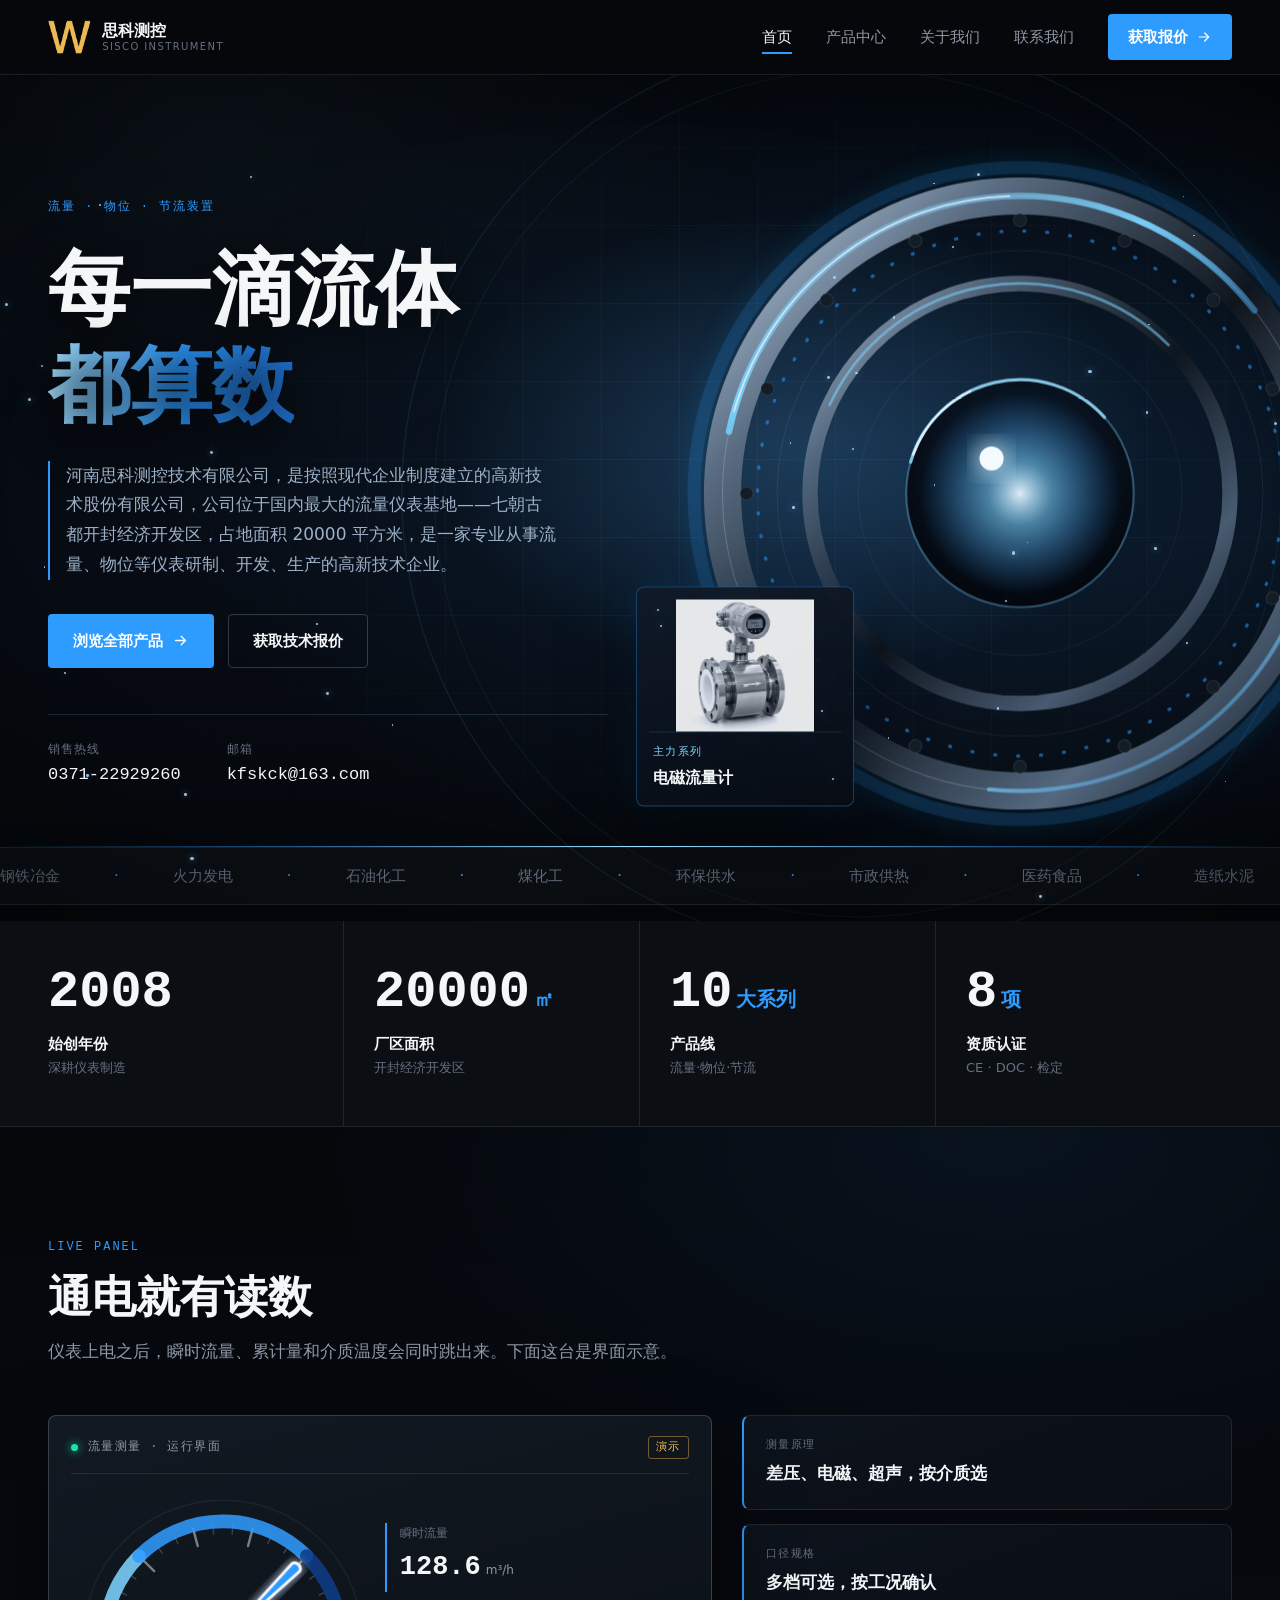
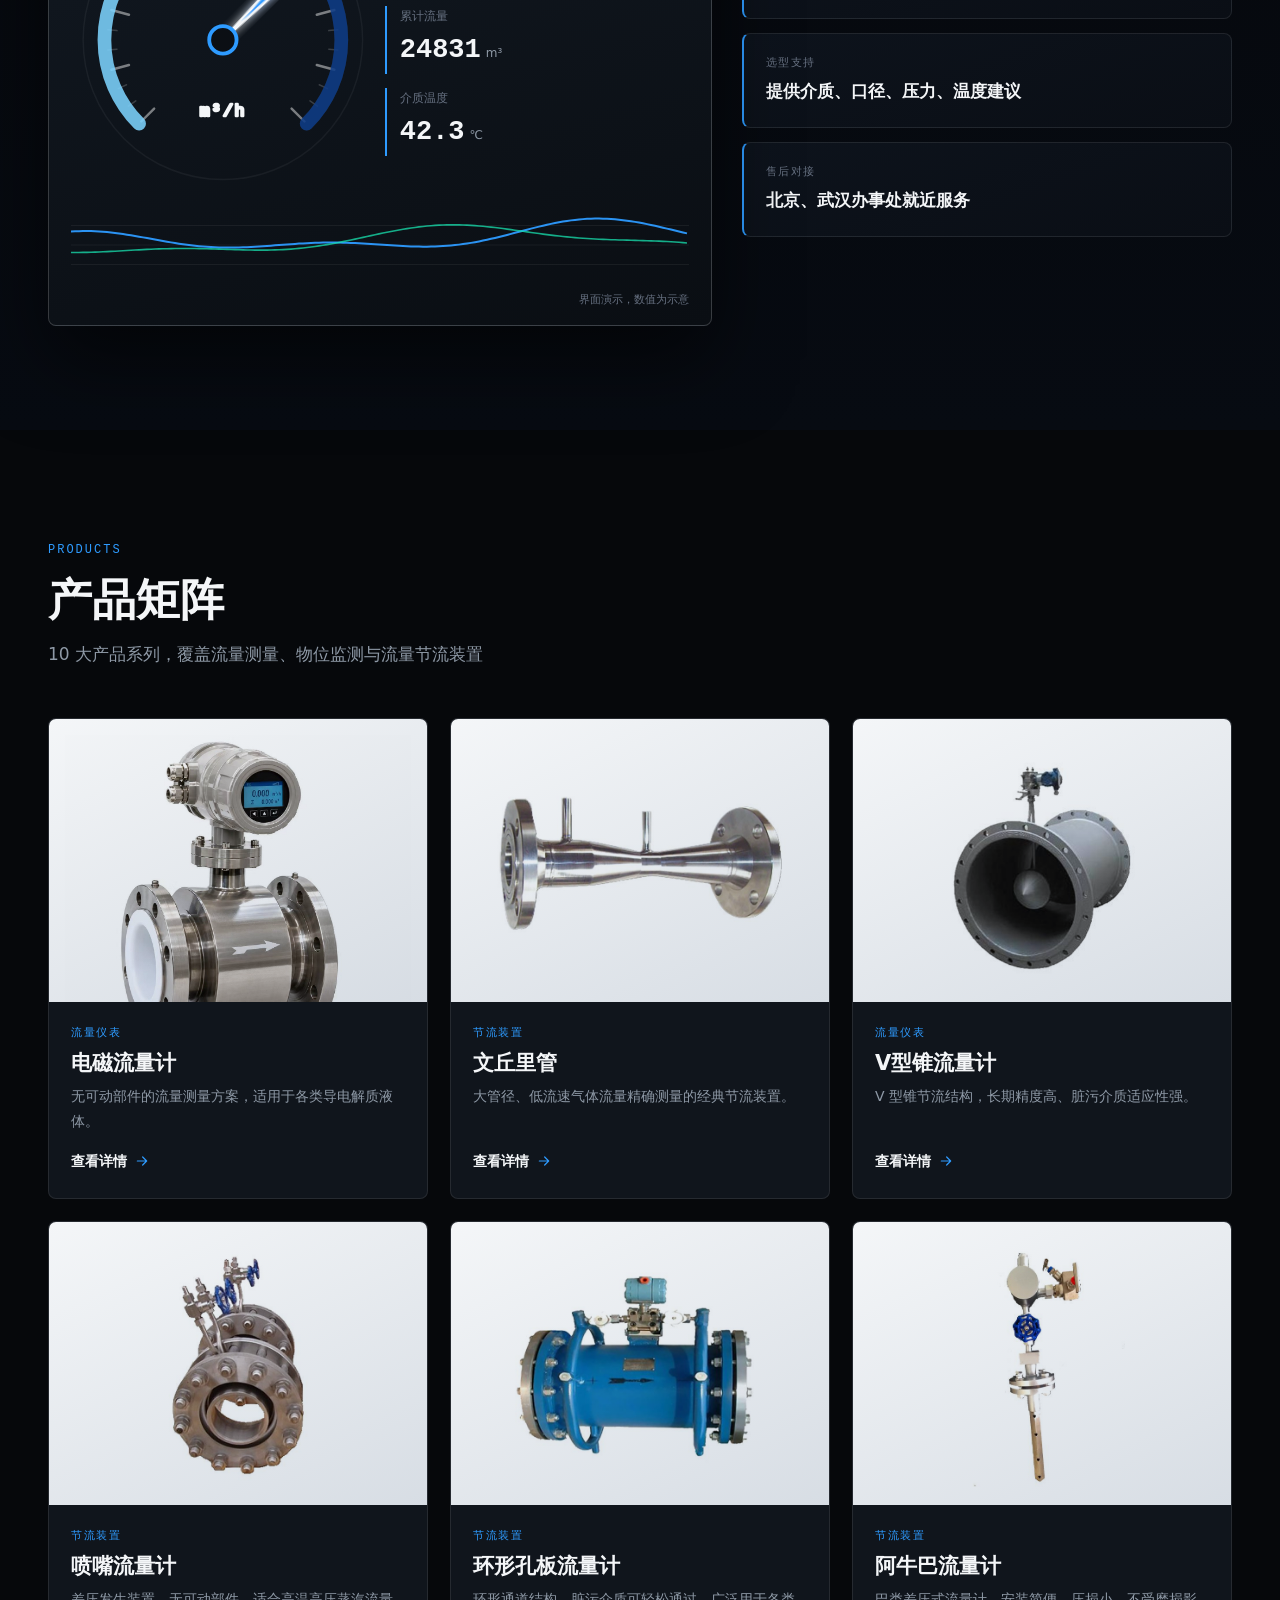
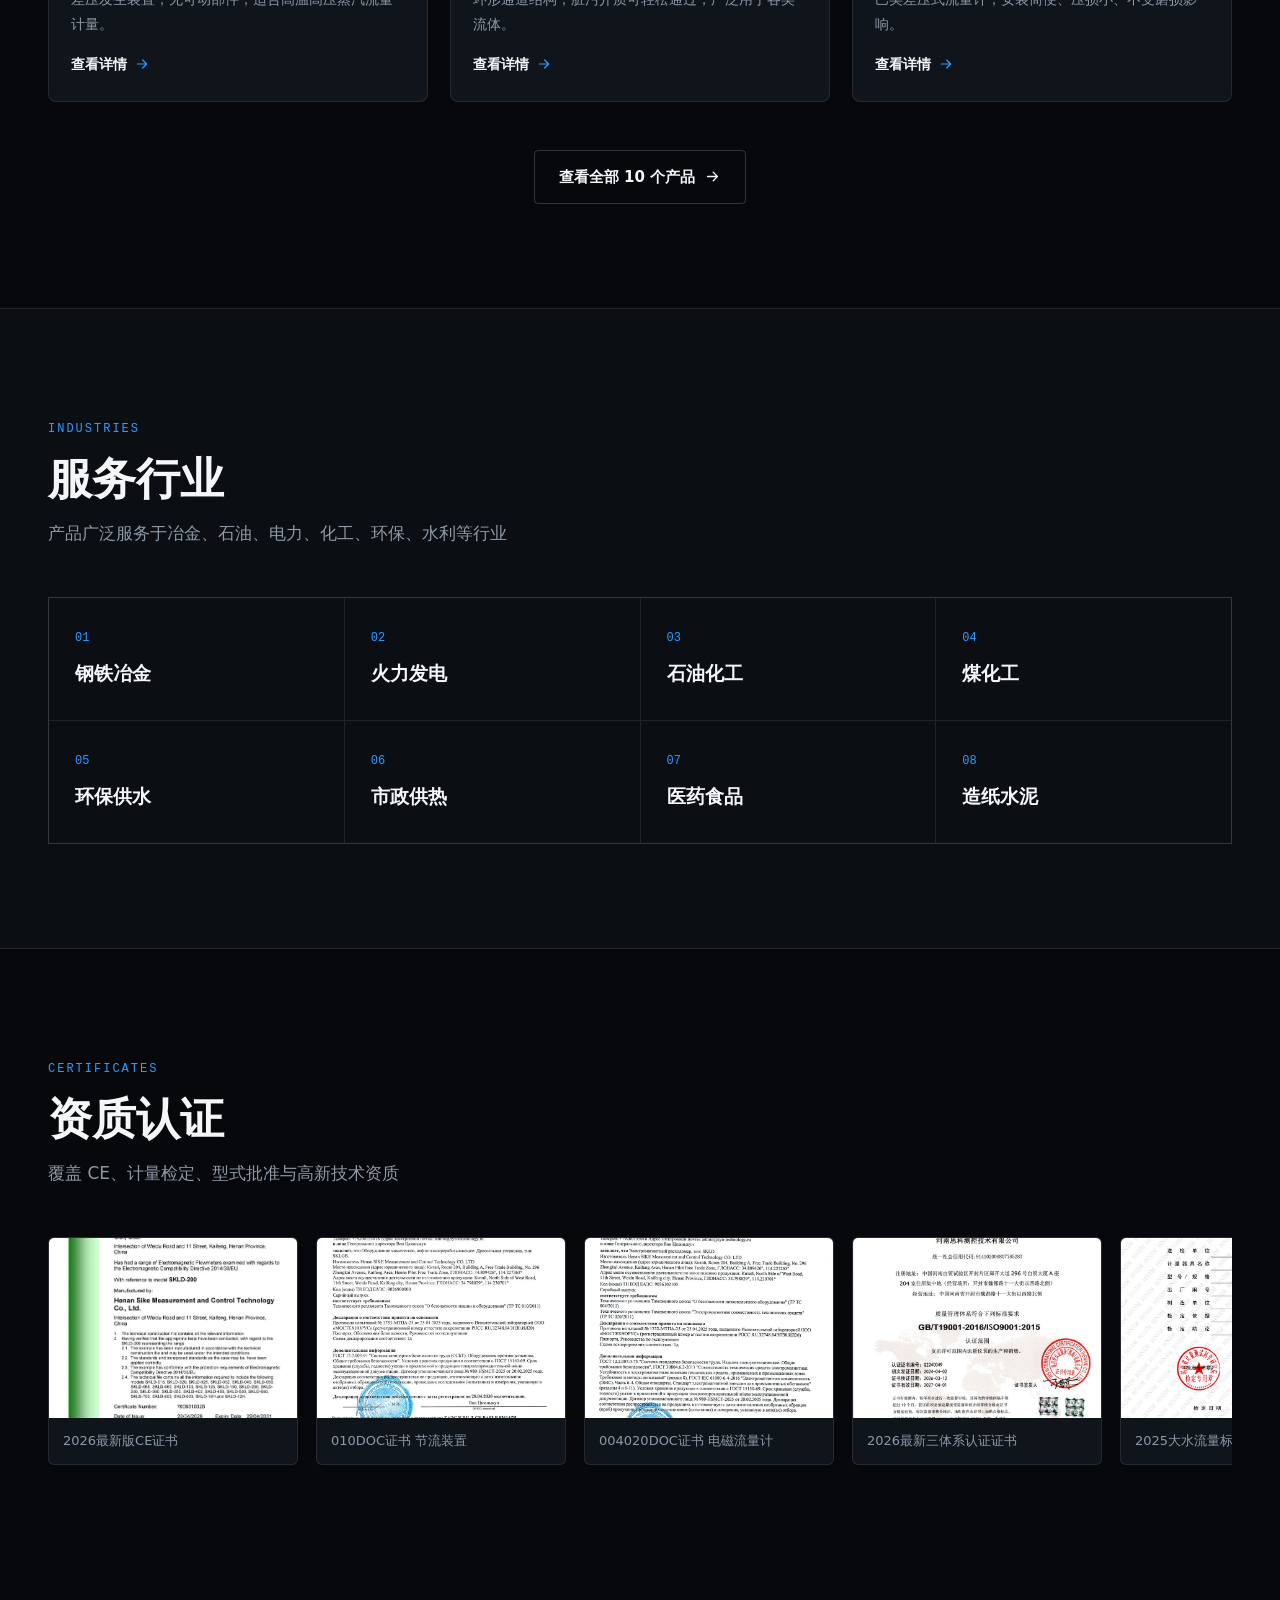
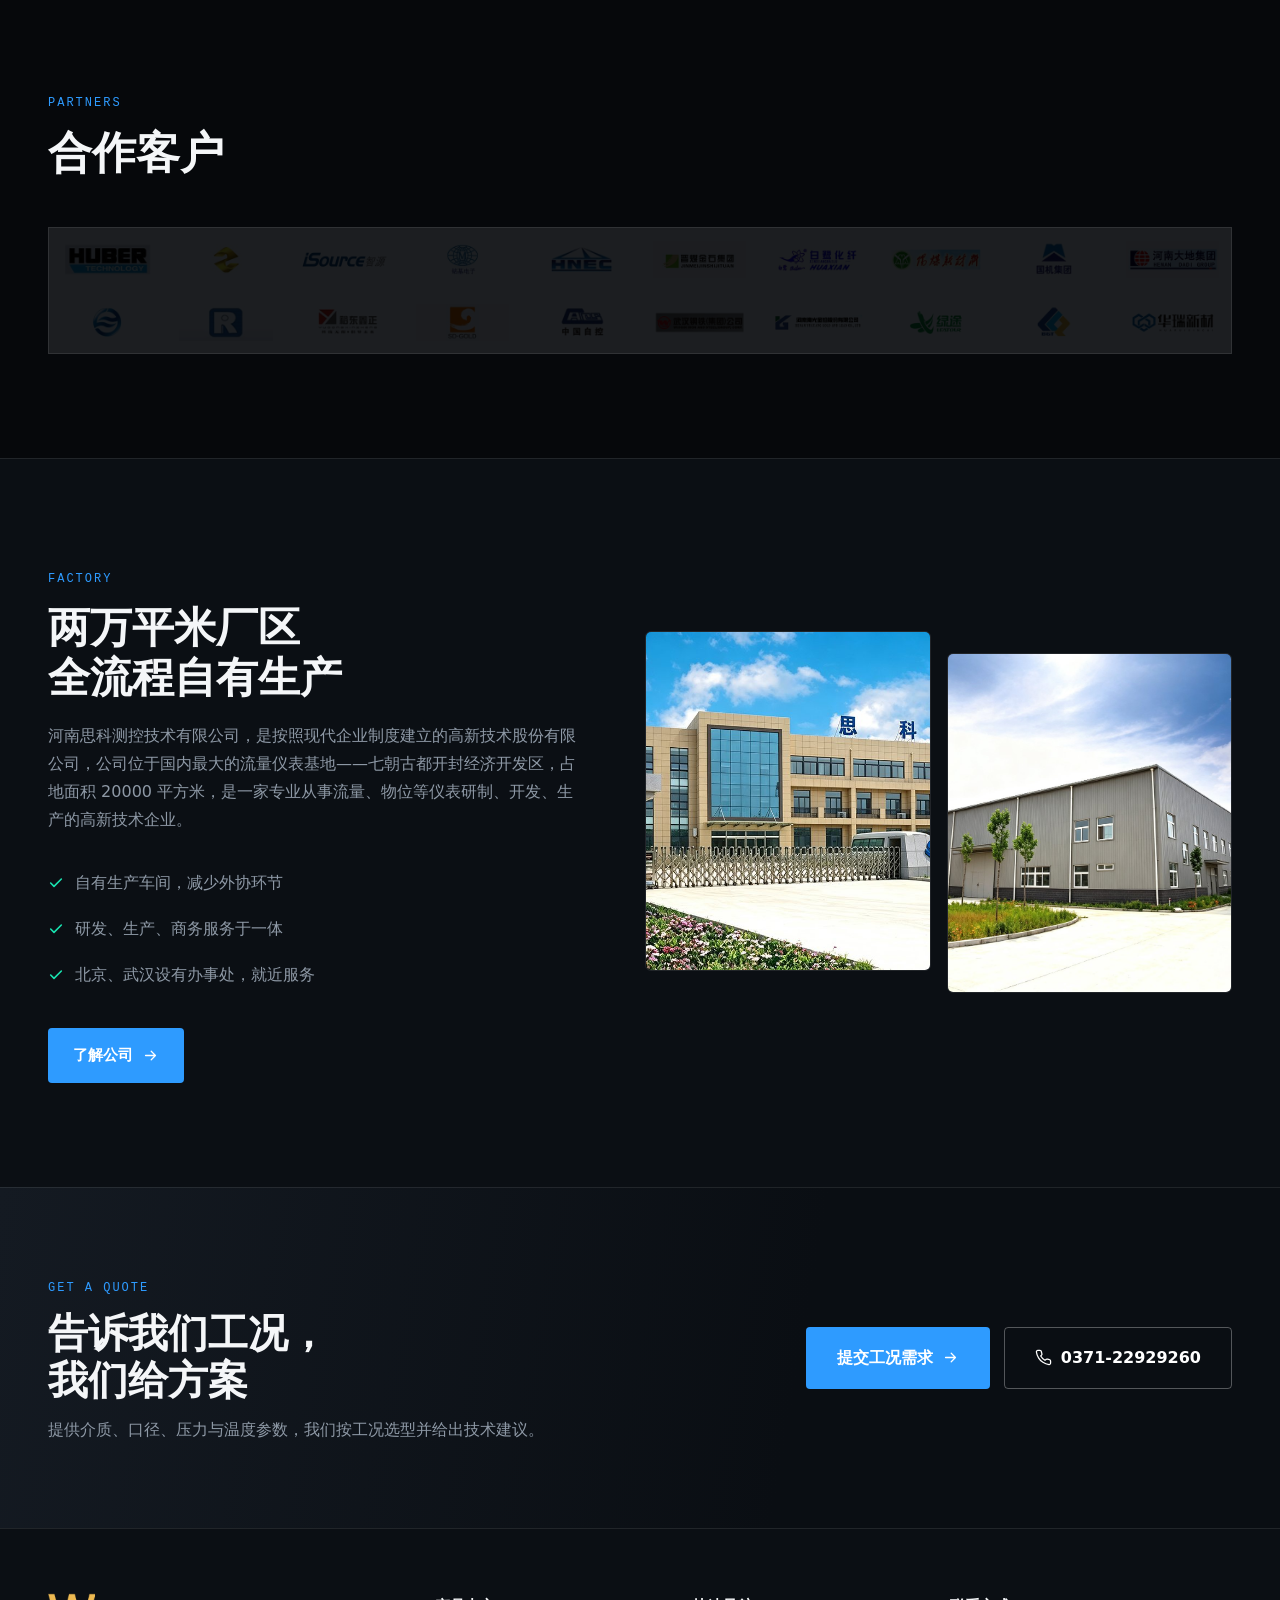
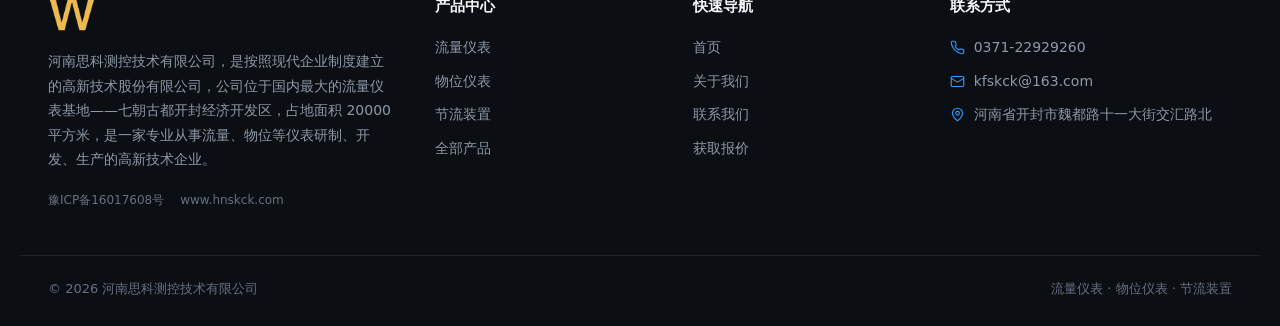
<file: index.html>
<!doctype html>
<html lang="zh-CN">
<head>
<meta charset="UTF-8">
<meta name="viewport" content="width=device-width, initial-scale=1">
<title>流量计与液位计专业制造商 - 思科测控</title>
<meta name="description" content="专业从事流量、物位等仪表研制、开发、生产的高新技术企业，提供电磁流量计、孔板、喷嘴、文丘里管、平衡流量计、磁性浮子液位计等产品。">
<meta name="theme-color" content="#06080B">
<link rel="stylesheet" href="assets/sales.css">
</head>
<body>
<a class="skip-link" href="#main">跳到主要内容</a>
<header class="site-header">
  <div class="wrap header-inner">
    <a class="brand" href="index.html">
      <img class="brand-mark" src="assets/logo-mark.png" alt="思科测控">
      <span class="brand-text">
        <strong>思科测控</strong>
        <span>SISCO INSTRUMENT</span>
      </span>
    </a>
    <button class="nav-toggle" type="button" aria-expanded="false" aria-controls="nav-menu" aria-label="展开导航菜单"><svg viewBox="0 0 24 24" aria-hidden="true"><path d="M3 6h18M3 12h18M3 18h18"/></svg></button>
    <ul class="nav-menu" id="nav-menu">
      <li><a href="index.html" class="is-active" aria-current="page">首页</a></li><li><a href="products.html">产品中心</a></li><li><a href="about.html">关于我们</a></li><li><a href="contact.html">联系我们</a></li>
      <li class="nav-cta"><a href="contact.html">获取报价 <svg viewBox="0 0 24 24" aria-hidden="true"><path d="M5 12h14M13 6l6 6-6 6"/></svg></a></li>
    </ul>
  </div>
</header>
<main id="main">
  <section class="hero">
    <div class="hero-light" aria-hidden="true"></div>
    <div class="hero-dust" aria-hidden="true"></div>
    <div class="hero-rings" aria-hidden="true" data-depth="0.12">
      <svg viewBox="0 0 640 640" focusable="false">
        <circle cx="320" cy="320" r="308" fill="none" stroke="rgba(124,212,255,.10)" stroke-width="1"/>
        <circle cx="320" cy="320" r="286" fill="none" stroke="rgba(124,212,255,.07)" stroke-width="1"/>
      </svg>
    </div>
    <div class="hero-machine" aria-hidden="true">
      <div data-depth="0.34">
  <svg class="hero-machine-svg" viewBox="0 0 640 640" role="img" aria-label="流量计内部管口结构示意">
    <defs>
      <linearGradient id="steel" x1="0" y1="0" x2="1" y2="1">
        <stop offset="0%" stop-color="#c3d4e6"/>
        <stop offset="22%" stop-color="#5a6d83"/>
        <stop offset="52%" stop-color="#0f151d"/>
        <stop offset="78%" stop-color="#54687f"/>
        <stop offset="100%" stop-color="#0c121a"/>
      </linearGradient>
      <linearGradient id="rim" x1="0" y1="0" x2="1" y2="1">
        <stop offset="0%" stop-color="#7CD4FF" stop-opacity="0"/>
        <stop offset="45%" stop-color="#7CD4FF" stop-opacity=".95"/>
        <stop offset="100%" stop-color="#2E9BFF" stop-opacity="0"/>
      </linearGradient>
      <radialGradient id="bore" cx="50%" cy="40%" r="62%">
        <stop offset="0%" stop-color="#10263f"/>
        <stop offset="100%" stop-color="#03050a"/>
      </radialGradient>
      <radialGradient id="core" cx="50%" cy="50%" r="50%">
        <stop offset="0%" stop-color="#eaf6ff" stop-opacity=".95"/>
        <stop offset="32%" stop-color="#7CD4FF" stop-opacity=".55"/>
        <stop offset="100%" stop-color="#2E9BFF" stop-opacity="0"/>
      </radialGradient>
      <filter id="softGlow" x="-50%" y="-50%" width="200%" height="200%">
        <feGaussianBlur stdDeviation="11" result="b"/>
        <feMerge><feMergeNode in="b"/><feMergeNode in="SourceGraphic"/></feMerge>
      </filter>
    </defs>

    <circle cx="320" cy="320" r="298" fill="none" stroke="rgba(46,155,255,.16)" stroke-width="12" filter="url(#softGlow)"/>
    <circle cx="320" cy="320" r="272" fill="none" stroke="url(#steel)" stroke-width="34"/>
    <circle cx="320" cy="320" r="272" fill="none" stroke="rgba(200,232,255,.22)" stroke-width="1"/>
    <circle cx="570.0" cy="320.0" r="6" fill="#141c26" stroke="rgba(255,255,255,.10)" stroke-width="1"/><circle cx="551.0" cy="415.7" r="6" fill="#141c26" stroke="rgba(255,255,255,.10)" stroke-width="1"/><circle cx="496.8" cy="496.8" r="6" fill="#141c26" stroke="rgba(255,255,255,.10)" stroke-width="1"/><circle cx="415.7" cy="551.0" r="6" fill="#141c26" stroke="rgba(255,255,255,.10)" stroke-width="1"/><circle cx="320.0" cy="570.0" r="6" fill="#141c26" stroke="rgba(255,255,255,.10)" stroke-width="1"/><circle cx="224.3" cy="551.0" r="6" fill="#141c26" stroke="rgba(255,255,255,.10)" stroke-width="1"/><circle cx="143.2" cy="496.8" r="6" fill="#141c26" stroke="rgba(255,255,255,.10)" stroke-width="1"/><circle cx="89.0" cy="415.7" r="6" fill="#141c26" stroke="rgba(255,255,255,.10)" stroke-width="1"/><circle cx="70.0" cy="320.0" r="6" fill="#141c26" stroke="rgba(255,255,255,.10)" stroke-width="1"/><circle cx="89.0" cy="224.3" r="6" fill="#141c26" stroke="rgba(255,255,255,.10)" stroke-width="1"/><circle cx="143.2" cy="143.2" r="6" fill="#141c26" stroke="rgba(255,255,255,.10)" stroke-width="1"/><circle cx="224.3" cy="89.0" r="6" fill="#141c26" stroke="rgba(255,255,255,.10)" stroke-width="1"/><circle cx="320.0" cy="70.0" r="6" fill="#141c26" stroke="rgba(255,255,255,.10)" stroke-width="1"/><circle cx="415.7" cy="89.0" r="6" fill="#141c26" stroke="rgba(255,255,255,.10)" stroke-width="1"/><circle cx="496.8" cy="143.2" r="6" fill="#141c26" stroke="rgba(255,255,255,.10)" stroke-width="1"/><circle cx="551.0" cy="224.3" r="6" fill="#141c26" stroke="rgba(255,255,255,.10)" stroke-width="1"/>
    <path d="M 53.9 263.4 A 272 272 0 0 1 534.3 152.5" fill="none" stroke="url(#rim)" stroke-width="6" stroke-linecap="round"/>
    <path d="M 578.7 404.1 A 272 272 0 0 1 291.6 590.5" fill="none" stroke="url(#rim)" stroke-width="4" stroke-linecap="round" opacity=".7"/>
    <path d="M 58.5 245.0 A 272 272 0 0 1 310.5 48.2" fill="none" stroke="#dcefff" stroke-width="1.6" stroke-linecap="round" opacity=".85"/>
    <circle class="ring-spin" cx="320" cy="320" r="240" fill="none" stroke="#2E9BFF" stroke-width="3" stroke-dasharray="1 20" opacity=".55"/>
    <circle cx="320" cy="320" r="222" fill="none" stroke="rgba(255,255,255,.07)" stroke-width="1"/>
    <circle cx="320" cy="320" r="192" fill="none" stroke="url(#steel)" stroke-width="14" opacity=".85"/>
    <path d="M 146.0 238.9 A 192 192 0 0 1 455.8 184.2" fill="none" stroke="#7CD4FF" stroke-width="2.5" stroke-linecap="round" opacity=".55"/>
    <circle cx="320" cy="320" r="148" fill="none" stroke="rgba(255,255,255,.05)" stroke-width="1"/>
    <circle cx="320" cy="320" r="104" fill="url(#bore)" stroke="rgba(124,212,255,.34)" stroke-width="2"/>
    <circle class="core-pulse" cx="320" cy="320" r="92" fill="url(#core)"/>
    <path d="M 220.0 291.3 A 104 104 0 0 1 397.3 250.4" fill="none" stroke="#9BE0FF" stroke-width="3" stroke-linecap="round" opacity=".8"/>
    <circle cx="294" cy="288" r="11" fill="#f4fbff" filter="url(#softGlow)"/>
    <path d="M 222.3 284.4 A 104 104 0 0 1 274.4 226.5" fill="none" stroke="#eaf7ff" stroke-width="2" stroke-linecap="round" opacity=".9"/>
  </svg></div>
      <div class="hero-product" data-depth="0.62">
        <img src="assets/emag-1.jpg" alt="电磁流量计实物照片">
        <div class="hero-product-txt"><span>主力系列</span><strong>电磁流量计</strong></div>
      </div>
    </div>
    <div class="hero-stage wrap">
      <div class="hero-grid">
        <div class="hero-copy" data-depth="0.06">
          <span class="eyebrow">流量 · 物位 · 节流装置</span>
          <h1>每一滴流体<br><em>都算数</em></h1>
          <p class="hero-lede">河南思科测控技术有限公司，是按照现代企业制度建立的高新技术股份有限公司，公司位于国内最大的流量仪表基地——七朝古都开封经济开发区，占地面积 20000 平方米，是一家专业从事流量、物位等仪表研制、开发、生产的高新技术企业。</p>
          <div class="hero-actions">
            <a class="btn btn-primary" href="products.html">浏览全部产品 <svg viewBox="0 0 24 24" aria-hidden="true"><path d="M5 12h14M13 6l6 6-6 6"/></svg></a>
            <a class="btn btn-ghost" href="contact.html">获取技术报价</a>
          </div>
          <div class="hero-quick">
            <div><span>销售热线</span><a href="tel:0371-22929260">0371-22929260</a></div>
            <div><span>邮箱</span><a href="mailto:kfskck@163.com">kfskck@163.com</a></div>
          </div>
        </div>
      </div>
    </div>
    <div class="hero-rule" aria-hidden="true"></div>
    <div class="hero-marquee" aria-hidden="true"><div class="marquee-track"><span>钢铁冶金</span><span>火力发电</span><span>石油化工</span><span>煤化工</span><span>环保供水</span><span>市政供热</span><span>医药食品</span><span>造纸水泥</span><span>钢铁冶金</span><span>火力发电</span><span>石油化工</span><span>煤化工</span><span>环保供水</span><span>市政供热</span><span>医药食品</span><span>造纸水泥</span></div></div>
  </section>

  <section class="stats">
    <div class="wrap stats-grid"><div class="stat">
        <div class="stat-num"><span class="count" data-to="2008">0</span><em></em></div>
        <div class="stat-label">始创年份</div>
        <div class="stat-note">深耕仪表制造</div>
      </div><div class="stat">
        <div class="stat-num"><span class="count" data-to="20000">0</span><em>㎡</em></div>
        <div class="stat-label">厂区面积</div>
        <div class="stat-note">开封经济开发区</div>
      </div><div class="stat">
        <div class="stat-num"><span class="count" data-to="10">0</span><em>大系列</em></div>
        <div class="stat-label">产品线</div>
        <div class="stat-note">流量·物位·节流</div>
      </div><div class="stat">
        <div class="stat-num"><span class="count" data-to="8">0</span><em>项</em></div>
        <div class="stat-label">资质认证</div>
        <div class="stat-note">CE · DOC · 检定</div>
      </div></div>
  </section>

  <section class="section live-sec">
    <div class="wrap">
      <header class="sec-head">
        <span class="eyebrow">LIVE PANEL</span>
        <h2>通电就有读数</h2>
        <p>仪表上电之后，瞬时流量、累计量和介质温度会同时跳出来。下面这台是界面示意。</p>
      </header>
      <div class="live-panel">
        <div class="dash">
          <div class="dash-head">
            <span class="dash-dot"></span>
            <span>流量测量 · 运行界面</span>
            <span class="dash-live">演示</span>
          </div>
          <div class="dash-body">
            
  <svg class="gauge" viewBox="0 0 200 200" role="img" aria-label="流量仪表读数示意">
    <defs>
      <linearGradient id="gaugeArc" x1="0" y1="0" x2="1" y2="0">
        <stop offset="0%" stop-color="#7CD4FF"/>
        <stop offset="55%" stop-color="#2E9BFF"/>
        <stop offset="100%" stop-color="#0B3A86"/>
      </linearGradient>
      <filter id="needleGlow" x="-50%" y="-50%" width="200%" height="200%">
        <feGaussianBlur stdDeviation="3.2" result="b"/>
        <feMerge><feMergeNode in="b"/><feMergeNode in="SourceGraphic"/></feMerge>
      </filter>
    </defs>
    <circle cx="100" cy="100" r="92" fill="none" stroke="rgba(255,255,255,.05)" stroke-width="1"/>
    <line x1="46.26" y1="153.74" x2="54.75" y2="145.25" stroke="rgba(255,255,255,.45)" stroke-width="1.6" stroke-linecap="round"/><line x1="37.74" y1="143.59" x2="42.66" y2="140.15" stroke="rgba(255,255,255,.18)" stroke-width="1" stroke-linecap="round"/><line x1="31.12" y1="132.12" x2="36.56" y2="129.58" stroke="rgba(255,255,255,.18)" stroke-width="1" stroke-linecap="round"/><line x1="26.59" y1="119.67" x2="38.18" y2="116.56" stroke="rgba(255,255,255,.45)" stroke-width="1.6" stroke-linecap="round"/><line x1="24.29" y1="106.62" x2="30.27" y2="106.10" stroke="rgba(255,255,255,.18)" stroke-width="1" stroke-linecap="round"/><line x1="24.29" y1="93.38" x2="30.27" y2="93.90" stroke="rgba(255,255,255,.18)" stroke-width="1" stroke-linecap="round"/><line x1="26.59" y1="80.33" x2="38.18" y2="83.44" stroke="rgba(255,255,255,.45)" stroke-width="1.6" stroke-linecap="round"/><line x1="31.12" y1="67.88" x2="36.56" y2="70.42" stroke="rgba(255,255,255,.18)" stroke-width="1" stroke-linecap="round"/><line x1="37.74" y1="56.41" x2="42.66" y2="59.85" stroke="rgba(255,255,255,.18)" stroke-width="1" stroke-linecap="round"/><line x1="46.26" y1="46.26" x2="54.75" y2="54.75" stroke="rgba(255,255,255,.45)" stroke-width="1.6" stroke-linecap="round"/><line x1="56.41" y1="37.74" x2="59.85" y2="42.66" stroke="rgba(255,255,255,.18)" stroke-width="1" stroke-linecap="round"/><line x1="67.88" y1="31.12" x2="70.42" y2="36.56" stroke="rgba(255,255,255,.18)" stroke-width="1" stroke-linecap="round"/><line x1="80.33" y1="26.59" x2="83.44" y2="38.18" stroke="rgba(255,255,255,.45)" stroke-width="1.6" stroke-linecap="round"/><line x1="93.38" y1="24.29" x2="93.90" y2="30.27" stroke="rgba(255,255,255,.18)" stroke-width="1" stroke-linecap="round"/><line x1="106.62" y1="24.29" x2="106.10" y2="30.27" stroke="rgba(255,255,255,.18)" stroke-width="1" stroke-linecap="round"/><line x1="119.67" y1="26.59" x2="116.56" y2="38.18" stroke="rgba(255,255,255,.45)" stroke-width="1.6" stroke-linecap="round"/><line x1="132.12" y1="31.12" x2="129.58" y2="36.56" stroke="rgba(255,255,255,.18)" stroke-width="1" stroke-linecap="round"/><line x1="143.59" y1="37.74" x2="140.15" y2="42.66" stroke="rgba(255,255,255,.18)" stroke-width="1" stroke-linecap="round"/><line x1="153.74" y1="46.26" x2="145.25" y2="54.75" stroke="rgba(255,255,255,.45)" stroke-width="1.6" stroke-linecap="round"/><line x1="162.26" y1="56.41" x2="157.34" y2="59.85" stroke="rgba(255,255,255,.18)" stroke-width="1" stroke-linecap="round"/><line x1="168.88" y1="67.88" x2="163.44" y2="70.42" stroke="rgba(255,255,255,.18)" stroke-width="1" stroke-linecap="round"/><line x1="173.41" y1="80.33" x2="161.82" y2="83.44" stroke="rgba(255,255,255,.45)" stroke-width="1.6" stroke-linecap="round"/><line x1="175.71" y1="93.38" x2="169.73" y2="93.90" stroke="rgba(255,255,255,.18)" stroke-width="1" stroke-linecap="round"/><line x1="175.71" y1="106.62" x2="169.73" y2="106.10" stroke="rgba(255,255,255,.18)" stroke-width="1" stroke-linecap="round"/><line x1="173.41" y1="119.67" x2="161.82" y2="116.56" stroke="rgba(255,255,255,.45)" stroke-width="1.6" stroke-linecap="round"/><line x1="168.88" y1="132.12" x2="163.44" y2="129.58" stroke="rgba(255,255,255,.18)" stroke-width="1" stroke-linecap="round"/><line x1="162.26" y1="143.59" x2="157.34" y2="140.15" stroke="rgba(255,255,255,.18)" stroke-width="1" stroke-linecap="round"/><line x1="153.74" y1="153.74" x2="145.25" y2="145.25" stroke="rgba(255,255,255,.45)" stroke-width="1.6" stroke-linecap="round"/>
    <path d="M 44.85 155.15 A 78 78 0 1 1 155.15 155.15" fill="none" stroke="rgba(255,255,255,.08)" stroke-width="9" stroke-linecap="round"/>
    <path d="M 44.85 155.15 A 78 78 0 0 1 44.85 44.85" fill="none" stroke="#7CD4FF" stroke-width="9" stroke-linecap="round" opacity=".85" data-band="low"/>
    <path d="M 44.85 44.85 A 78 78 0 0 1 155.15 44.85" fill="none" stroke="#2E9BFF" stroke-width="9" stroke-linecap="round" opacity=".85" data-band="mid"/>
    <path d="M 155.15 44.85 A 78 78 0 0 1 155.15 155.15" fill="none" stroke="#0B3A86" stroke-width="9" stroke-linecap="round" opacity=".85" data-band="high"/>
    <g id="gaugeNeedle" filter="url(#needleGlow)">
      <path d="M 100 100 L 96.4 32 A 4 4 0 0 1 103.6 32 Z" fill="#2E9BFF"/>
    </g>
    <circle cx="100" cy="100" r="9" fill="#0B0F14" stroke="#2E9BFF" stroke-width="2.5"/>
    <text x="100" y="150" class="gauge-unit" text-anchor="middle">m³/h</text>
  </svg>
            <div class="dash-reads">
              <div class="read"><span>瞬时流量</span><b data-count="128.6" data-dec="1">0</b><em>m³/h</em></div>
              <div class="read"><span>累计流量</span><b data-count="24831" data-dec="0">0</b><em>m³</em></div>
              <div class="read"><span>介质温度</span><b data-count="42.3" data-dec="1">0</b><em>℃</em></div>
            </div>
          </div>
          <canvas class="dash-trend" id="trendCanvas" width="640" height="150"></canvas>
          <p class="dash-note">界面演示，数值为示意</p>
        </div>
        <ul class="live-list">
          <li><span>测量原理</span><b>差压、电磁、超声，按介质选</b></li>
          <li><span>口径规格</span><b>多档可选，按工况确认</b></li>
          <li><span>选型支持</span><b>提供介质、口径、压力、温度建议</b></li>
          <li><span>售后对接</span><b>北京、武汉办事处就近服务</b></li>
        </ul>
      </div>
    </div>
  </section>

  <section class="section products-sec">
    <div class="wrap">
      <header class="sec-head">
        <span class="eyebrow">PRODUCTS</span>
        <h2>产品矩阵</h2>
        <p>10 大产品系列，覆盖流量测量、物位监测与流量节流装置</p>
      </header>
      <div class="p-grid"><a class="p-card" href="product-electromagnetic-flowmeter.html" data-cat="flow" style="--i:0">
    <div class="p-card-stage">
      <img src="assets/emag-1.jpg" alt="电磁流量计" loading="lazy">
      <span class="p-card-glow"></span>
    </div>
    <div class="p-card-body">
      <span class="p-card-cat">流量仪表</span>
      <h3>电磁流量计</h3>
      <p>无可动部件的流量测量方案，适用于各类导电解质液体。</p>
      <span class="p-card-go">查看详情 <svg viewBox="0 0 24 24" aria-hidden="true"><path d="M5 12h14M13 6l6 6-6 6"/></svg></span>
    </div>
  </a><a class="p-card" href="product-venturi-tube.html" data-cat="throttle" style="--i:1">
    <div class="p-card-stage">
      <img src="assets/venturi-1.jpg" alt="文丘里管" loading="lazy">
      <span class="p-card-glow"></span>
    </div>
    <div class="p-card-body">
      <span class="p-card-cat">节流装置</span>
      <h3>文丘里管</h3>
      <p>大管径、低流速气体流量精确测量的经典节流装置。</p>
      <span class="p-card-go">查看详情 <svg viewBox="0 0 24 24" aria-hidden="true"><path d="M5 12h14M13 6l6 6-6 6"/></svg></span>
    </div>
  </a><a class="p-card" href="product-vcone-flowmeter.html" data-cat="flow" style="--i:2">
    <div class="p-card-stage">
      <img src="assets/vcone-1.jpg" alt="V型锥流量计" loading="lazy">
      <span class="p-card-glow"></span>
    </div>
    <div class="p-card-body">
      <span class="p-card-cat">流量仪表</span>
      <h3>V型锥流量计</h3>
      <p>V 型锥节流结构，长期精度高、脏污介质适应性强。</p>
      <span class="p-card-go">查看详情 <svg viewBox="0 0 24 24" aria-hidden="true"><path d="M5 12h14M13 6l6 6-6 6"/></svg></span>
    </div>
  </a><a class="p-card" href="product-nozzle-flowmeter.html" data-cat="throttle" style="--i:3">
    <div class="p-card-stage">
      <img src="assets/nozzle-1.jpg" alt="喷嘴流量计" loading="lazy">
      <span class="p-card-glow"></span>
    </div>
    <div class="p-card-body">
      <span class="p-card-cat">节流装置</span>
      <h3>喷嘴流量计</h3>
      <p>差压发生装置，无可动部件，适合高温高压蒸汽流量计量。</p>
      <span class="p-card-go">查看详情 <svg viewBox="0 0 24 24" aria-hidden="true"><path d="M5 12h14M13 6l6 6-6 6"/></svg></span>
    </div>
  </a><a class="p-card" href="product-annular-orifice.html" data-cat="throttle" style="--i:4">
    <div class="p-card-stage">
      <img src="assets/annular-orifice-1.jpg" alt="环形孔板流量计" loading="lazy">
      <span class="p-card-glow"></span>
    </div>
    <div class="p-card-body">
      <span class="p-card-cat">节流装置</span>
      <h3>环形孔板流量计</h3>
      <p>环形通道结构，脏污介质可轻松通过，广泛用于各类流体。</p>
      <span class="p-card-go">查看详情 <svg viewBox="0 0 24 24" aria-hidden="true"><path d="M5 12h14M13 6l6 6-6 6"/></svg></span>
    </div>
  </a><a class="p-card" href="product-annubar-flowmeter.html" data-cat="throttle" style="--i:5">
    <div class="p-card-stage">
      <img src="assets/annubar-1.jpg" alt="阿牛巴流量计" loading="lazy">
      <span class="p-card-glow"></span>
    </div>
    <div class="p-card-body">
      <span class="p-card-cat">节流装置</span>
      <h3>阿牛巴流量计</h3>
      <p>巴类差压式流量计，安装简便、压损小、不受磨损影响。</p>
      <span class="p-card-go">查看详情 <svg viewBox="0 0 24 24" aria-hidden="true"><path d="M5 12h14M13 6l6 6-6 6"/></svg></span>
    </div>
  </a></div>
      <div class="sec-more"><a class="btn btn-ghost" href="products.html">查看全部 10 个产品 <svg viewBox="0 0 24 24" aria-hidden="true"><path d="M5 12h14M13 6l6 6-6 6"/></svg></a></div>
    </div>
  </section>

  <section class="section industries-sec">
    <div class="wrap">
      <header class="sec-head">
        <span class="eyebrow">INDUSTRIES</span>
        <h2>服务行业</h2>
        <p>产品广泛服务于冶金、石油、电力、化工、环保、水利等行业</p>
      </header>
      <div class="ind-grid">
        <div class="ind-card"><span class="ind-no">01</span><strong>钢铁冶金</strong></div><div class="ind-card"><span class="ind-no">02</span><strong>火力发电</strong></div><div class="ind-card"><span class="ind-no">03</span><strong>石油化工</strong></div><div class="ind-card"><span class="ind-no">04</span><strong>煤化工</strong></div><div class="ind-card"><span class="ind-no">05</span><strong>环保供水</strong></div><div class="ind-card"><span class="ind-no">06</span><strong>市政供热</strong></div><div class="ind-card"><span class="ind-no">07</span><strong>医药食品</strong></div><div class="ind-card"><span class="ind-no">08</span><strong>造纸水泥</strong></div>
      </div>
    </div>
  </section>

  <section class="section honors-sec">
    <div class="wrap">
      <header class="sec-head">
        <span class="eyebrow">CERTIFICATES</span>
        <h2>资质认证</h2>
        <p>覆盖 CE、计量检定、型式批准与高新技术资质</p>
      </header>
      <div class="honor-track"><figure class="honor-card">
        <img src="assets/cert-ce.jpg" alt="2026最新版CE证书" loading="lazy">
        <figcaption>2026最新版CE证书</figcaption>
      </figure><figure class="honor-card">
        <img src="assets/cert-doc-throttle.jpg" alt="010DOC证书 节流装置" loading="lazy">
        <figcaption>010DOC证书 节流装置</figcaption>
      </figure><figure class="honor-card">
        <img src="assets/cert-doc-emag.jpg" alt="004020DOC证书 电磁流量计" loading="lazy">
        <figcaption>004020DOC证书 电磁流量计</figcaption>
      </figure><figure class="honor-card">
        <img src="assets/cert-triple.jpg" alt="2026最新三体系认证证书" loading="lazy">
        <figcaption>2026最新三体系认证证书</figcaption>
      </figure><figure class="honor-card">
        <img src="assets/cert-calibration.jpg" alt="2025大水流量标准装置检定证书" loading="lazy">
        <figcaption>2025大水流量标准装置检定证书</figcaption>
      </figure><figure class="honor-card">
        <img src="assets/cert-3a.jpg" alt="2024最新3A证书" loading="lazy">
        <figcaption>2024最新3A证书</figcaption>
      </figure><figure class="honor-card">
        <img src="assets/cert-explosion.jpg" alt="2024金属转子防爆证" loading="lazy">
        <figcaption>2024金属转子防爆证</figcaption>
      </figure><figure class="honor-card">
        <img src="assets/cert-hitech.jpg" alt="2023高新技术企业证书" loading="lazy">
        <figcaption>2023高新技术企业证书</figcaption>
      </figure></div>
    </div>
  </section>

  <section class="section clients-sec">
    <div class="wrap">
      <header class="sec-head">
        <span class="eyebrow">PARTNERS</span>
        <h2>合作客户</h2>
      </header>
      <div class="client-wall"><img src="assets/kehu01.png" alt="合作客户标志" loading="lazy"><img src="assets/kehu02.png" alt="合作客户标志" loading="lazy"><img src="assets/kehu03.png" alt="合作客户标志" loading="lazy"><img src="assets/kehu04.png" alt="合作客户标志" loading="lazy"><img src="assets/kehu05.png" alt="合作客户标志" loading="lazy"><img src="assets/kehu06.png" alt="合作客户标志" loading="lazy"><img src="assets/kehu07.png" alt="合作客户标志" loading="lazy"><img src="assets/kehu08.png" alt="合作客户标志" loading="lazy"><img src="assets/kehu09.png" alt="合作客户标志" loading="lazy"><img src="assets/kehu10.png" alt="合作客户标志" loading="lazy"><img src="assets/kehu11.png" alt="合作客户标志" loading="lazy"><img src="assets/kehu12.png" alt="合作客户标志" loading="lazy"><img src="assets/kehu13.png" alt="合作客户标志" loading="lazy"><img src="assets/kehu14.png" alt="合作客户标志" loading="lazy"><img src="assets/kehu15.png" alt="合作客户标志" loading="lazy"><img src="assets/kehu16.png" alt="合作客户标志" loading="lazy"><img src="assets/kehu17.png" alt="合作客户标志" loading="lazy"><img src="assets/kehu18.png" alt="合作客户标志" loading="lazy"><img src="assets/kehu19.png" alt="合作客户标志" loading="lazy"><img src="assets/kehu20.png" alt="合作客户标志" loading="lazy"></div>
    </div>
  </section>

  <section class="section factory-sec">
    <div class="wrap factory-grid">
      <div class="factory-copy">
        <span class="eyebrow">FACTORY</span>
        <h2>两万平米厂区<br>全流程自有生产</h2>
        <p>河南思科测控技术有限公司，是按照现代企业制度建立的高新技术股份有限公司，公司位于国内最大的流量仪表基地——七朝古都开封经济开发区，占地面积 20000 平方米，是一家专业从事流量、物位等仪表研制、开发、生产的高新技术企业。</p>
        <ul class="tick-list">
          <li><svg viewBox="0 0 24 24" aria-hidden="true"><path d="m20 6-11 11-5-5"/></svg>自有生产车间，减少外协环节</li>
          <li><svg viewBox="0 0 24 24" aria-hidden="true"><path d="m20 6-11 11-5-5"/></svg>研发、生产、商务服务于一体</li>
          <li><svg viewBox="0 0 24 24" aria-hidden="true"><path d="m20 6-11 11-5-5"/></svg>北京、武汉设有办事处，就近服务</li>
        </ul>
        <a class="btn btn-primary" href="about.html">了解公司 <svg viewBox="0 0 24 24" aria-hidden="true"><path d="M5 12h14M13 6l6 6-6 6"/></svg></a>
      </div>
      <div class="factory-shots">
        <img src="assets/factory-1.jpg" alt="思科测控厂区实景" loading="lazy">
        <img src="assets/factory-2.jpg" alt="思科测控工厂车间" loading="lazy">
      </div>
    </div>
  </section>

  <section class="cta-band">
    <div class="wrap cta-inner">
      <div>
        <span class="eyebrow">GET A QUOTE</span>
        <h2>告诉我们工况，<br>我们给方案</h2>
        <p>提供介质、口径、压力与温度参数，我们按工况选型并给出技术建议。</p>
      </div>
      <div class="cta-actions">
        <a class="btn btn-primary btn-lg" href="contact.html">提交工况需求 <svg viewBox="0 0 24 24" aria-hidden="true"><path d="M5 12h14M13 6l6 6-6 6"/></svg></a>
        <a class="btn btn-line btn-lg" href="tel:0371-22929260"><svg viewBox="0 0 24 24" aria-hidden="true"><path d="M22 16.9v3a2 2 0 0 1-2.2 2 19.8 19.8 0 0 1-8.6-3.1 19.5 19.5 0 0 1-6-6A19.8 19.8 0 0 1 2 4.2 2 2 0 0 1 4 2h3a2 2 0 0 1 2 1.7c.1 1 .4 1.9.7 2.8a2 2 0 0 1-.5 2.1L8.1 9.9a16 16 0 0 0 6 6l1.3-1.1a2 2 0 0 1 2.1-.5c.9.3 1.8.6 2.8.7a2 2 0 0 1 1.7 2z"/></svg> 0371-22929260</a>
      </div>
    </div>
  </section>
  
</main>
<footer class="site-footer">
  <div class="wrap footer-top">
    <div class="footer-brand">
      <img src="assets/logo-mark.png" alt="思科测控">
      <p>河南思科测控技术有限公司，是按照现代企业制度建立的高新技术股份有限公司，公司位于国内最大的流量仪表基地——七朝古都开封经济开发区，占地面积 20000 平方米，是一家专业从事流量、物位等仪表研制、开发、生产的高新技术企业。</p>
      <div class="footer-badges">
        <span>豫ICP备16017608号</span>
        <span>www.hnskck.com</span>
      </div>
    </div>
    <div>
      <h4>产品中心</h4>
      <ul><li><a href="products.html?cat=flow">流量仪表</a></li><li><a href="products.html?cat=level">物位仪表</a></li><li><a href="products.html?cat=throttle">节流装置</a></li><li><a href="products.html">全部产品</a></li></ul>
    </div>
    <div>
      <h4>快速导航</h4>
      <ul>
        <li><a href="index.html">首页</a></li>
        <li><a href="about.html">关于我们</a></li>
        <li><a href="contact.html">联系我们</a></li>
        <li><a href="contact.html">获取报价</a></li>
      </ul>
    </div>
    <div>
      <h4>联系方式</h4>
      <ul class="footer-contact">
        <li><svg viewBox="0 0 24 24" aria-hidden="true"><path d="M22 16.9v3a2 2 0 0 1-2.2 2 19.8 19.8 0 0 1-8.6-3.1 19.5 19.5 0 0 1-6-6A19.8 19.8 0 0 1 2 4.2 2 2 0 0 1 4 2h3a2 2 0 0 1 2 1.7c.1 1 .4 1.9.7 2.8a2 2 0 0 1-.5 2.1L8.1 9.9a16 16 0 0 0 6 6l1.3-1.1a2 2 0 0 1 2.1-.5c.9.3 1.8.6 2.8.7a2 2 0 0 1 1.7 2z"/></svg><a href="tel:0371-22929260">0371-22929260</a></li>
        <li><svg viewBox="0 0 24 24" aria-hidden="true"><rect x="2" y="4" width="20" height="16" rx="2"/><path d="m2 7 10 6 10-6"/></svg><a href="mailto:kfskck@163.com">kfskck@163.com</a></li>
        <li><svg viewBox="0 0 24 24" aria-hidden="true"><path d="M20 10c0 6-8 12-8 12s-8-6-8-12a8 8 0 0 1 16 0z"/><circle cx="12" cy="10" r="3"/></svg><span>河南省开封市魏都路十一大街交汇路北</span></li>
      </ul>
    </div>
  </div>
  <div class="wrap footer-bottom">
    <span>© 2026 河南思科测控技术有限公司</span>
    <span>流量仪表 · 物位仪表 · 节流装置</span>
  </div>
</footer>
<script src="assets/validate.js"></script>
<script src="assets/sales.js"></script>
</body>
</html>
</file>
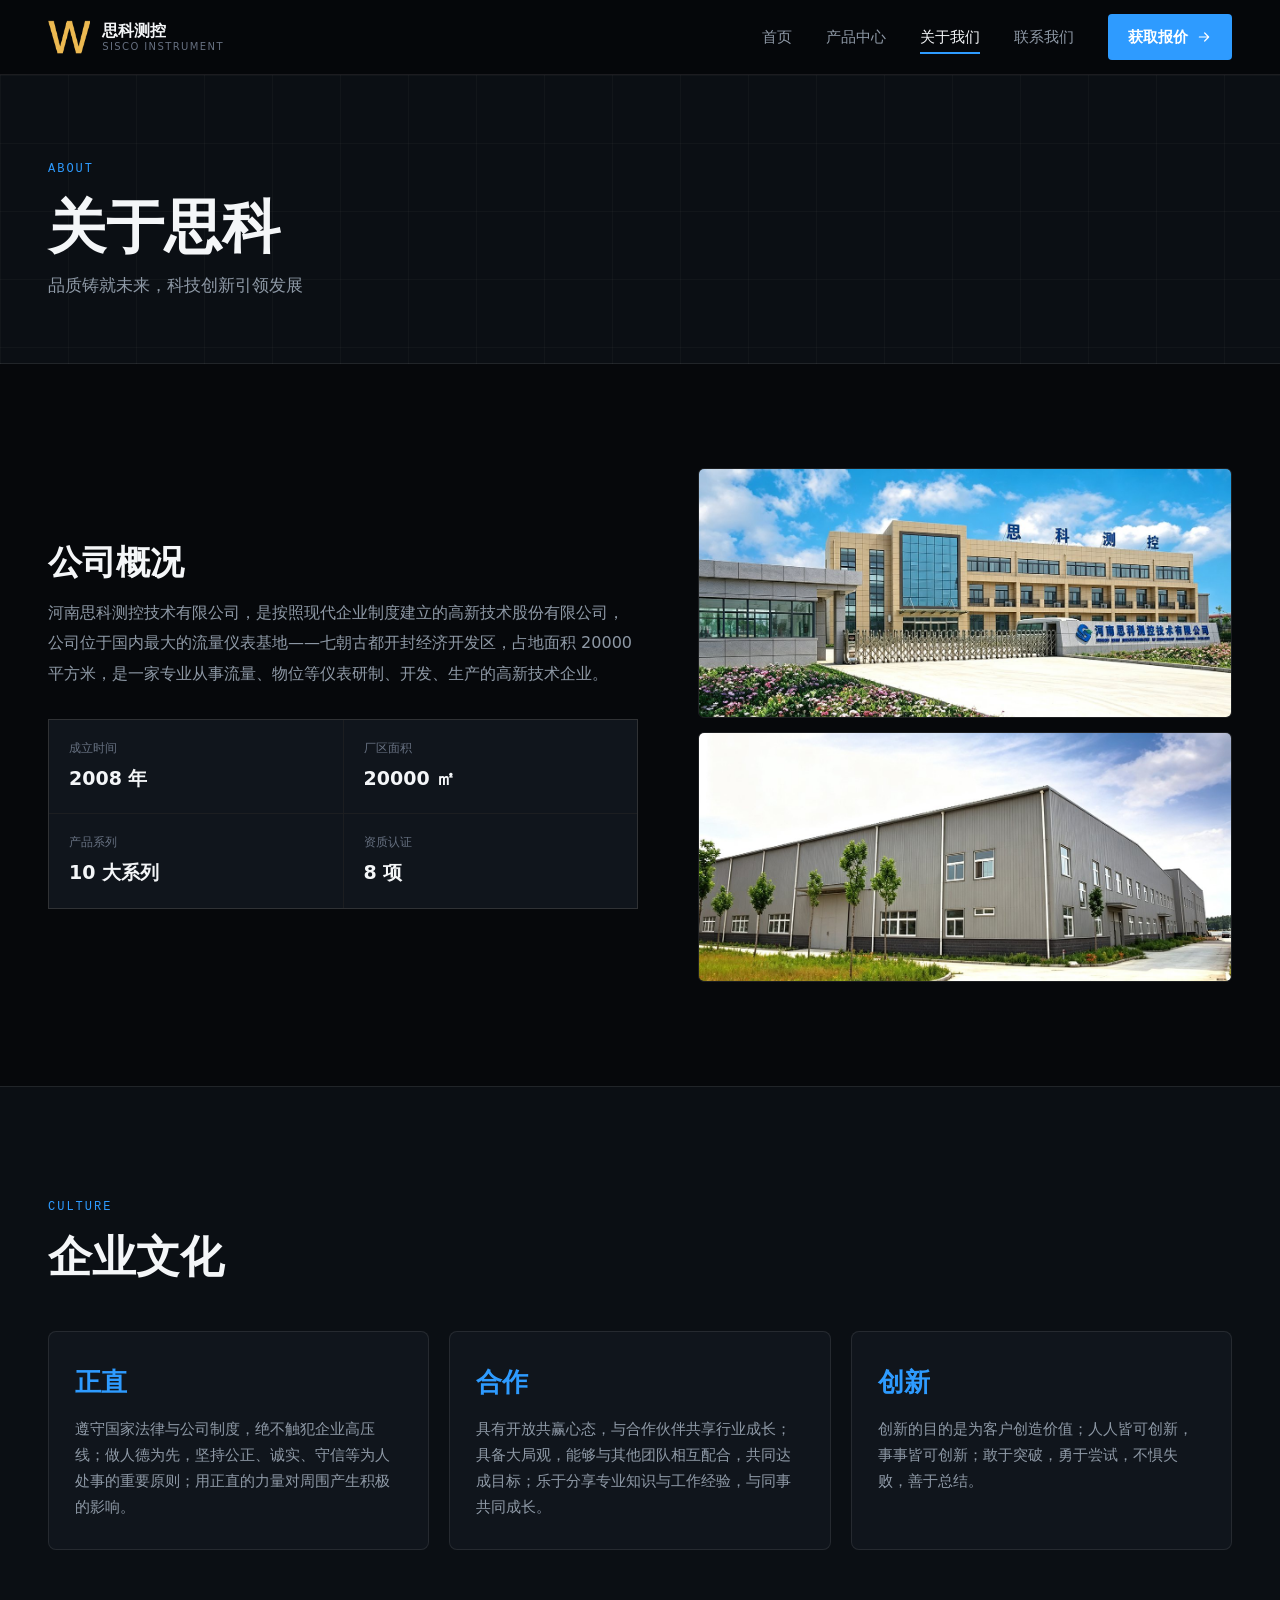
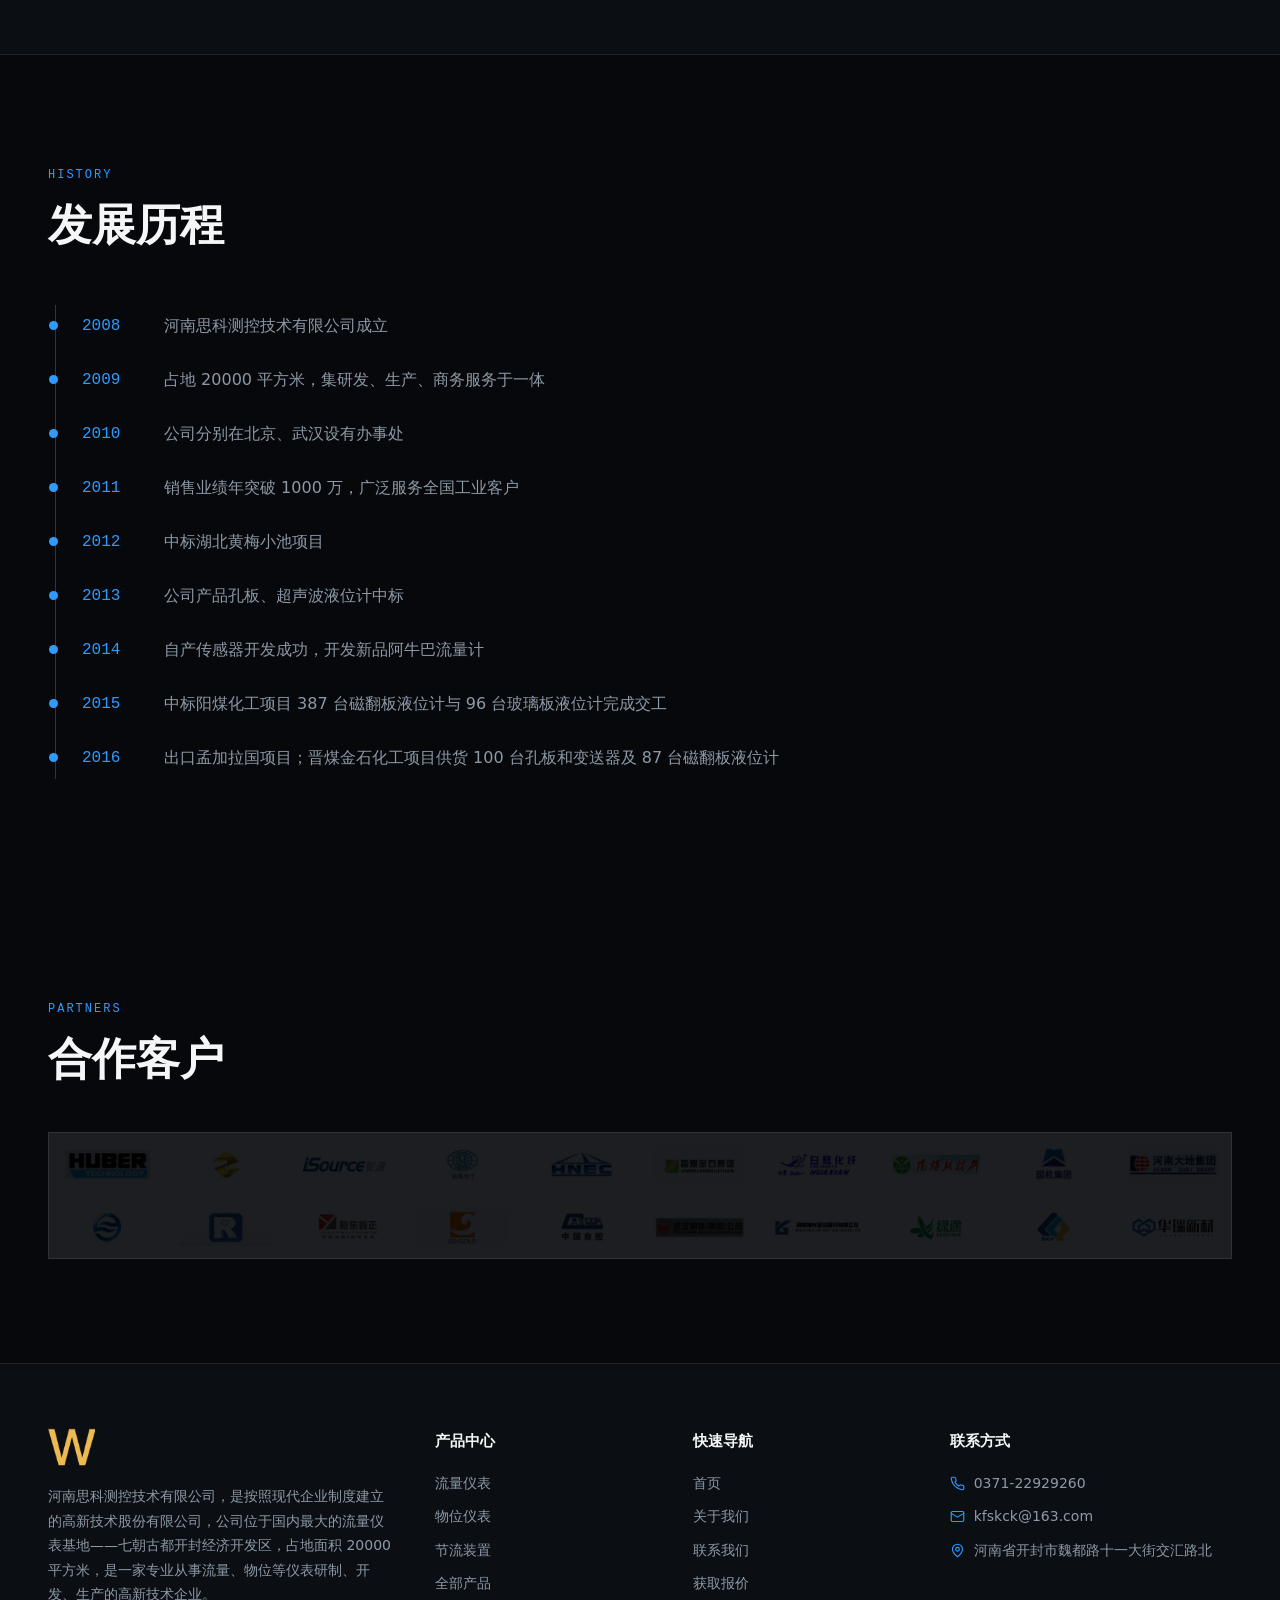
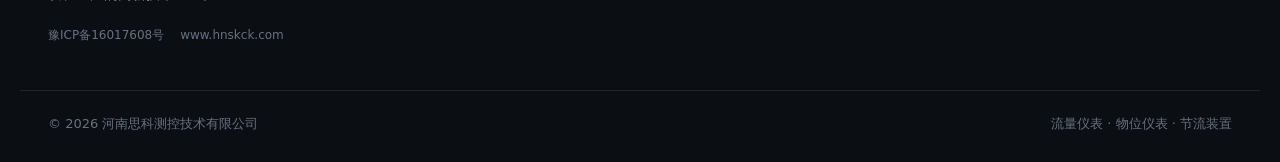
<file: about.html>
<!doctype html>
<html lang="zh-CN">
<head>
<meta charset="UTF-8">
<meta name="viewport" content="width=device-width, initial-scale=1">
<title>关于我们 - 思科测控</title>
<meta name="description" content="河南思科测控技术有限公司简介、发展历程、企业文化与资质证书。">
<meta name="theme-color" content="#06080B">
<link rel="stylesheet" href="assets/sales.css">
</head>
<body>
<a class="skip-link" href="#main">跳到主要内容</a>
<header class="site-header">
  <div class="wrap header-inner">
    <a class="brand" href="index.html">
      <img class="brand-mark" src="assets/logo-mark.png" alt="思科测控">
      <span class="brand-text">
        <strong>思科测控</strong>
        <span>SISCO INSTRUMENT</span>
      </span>
    </a>
    <button class="nav-toggle" type="button" aria-expanded="false" aria-controls="nav-menu" aria-label="展开导航菜单"><svg viewBox="0 0 24 24" aria-hidden="true"><path d="M3 6h18M3 12h18M3 18h18"/></svg></button>
    <ul class="nav-menu" id="nav-menu">
      <li><a href="index.html">首页</a></li><li><a href="products.html">产品中心</a></li><li><a href="about.html" class="is-active" aria-current="page">关于我们</a></li><li><a href="contact.html">联系我们</a></li>
      <li class="nav-cta"><a href="contact.html">获取报价 <svg viewBox="0 0 24 24" aria-hidden="true"><path d="M5 12h14M13 6l6 6-6 6"/></svg></a></li>
    </ul>
  </div>
</header>
<main id="main">
  <section class="page-hero">
    <div class="wrap">
      <span class="eyebrow">ABOUT</span>
      <h1>关于思科</h1>
      <p>品质铸就未来，科技创新引领发展</p>
    </div>
  </section>
  <section class="section">
    <div class="wrap about-lead">
      <div class="about-text">
        <h2>公司概况</h2>
        <div class="prose"><p>河南思科测控技术有限公司，是按照现代企业制度建立的高新技术股份有限公司，公司位于国内最大的流量仪表基地——七朝古都开封经济开发区，占地面积 20000 平方米，是一家专业从事流量、物位等仪表研制、开发、生产的高新技术企业。</p></div>
        <div class="about-facts">
          <div><span>成立时间</span><strong>2008 年</strong></div>
          <div><span>厂区面积</span><strong>20000 ㎡</strong></div>
          <div><span>产品系列</span><strong>10 大系列</strong></div>
          <div><span>资质认证</span><strong>8 项</strong></div>
        </div>
      </div>
      <div class="about-shots">
        <img src="assets/factory-1.jpg" alt="思科测控厂区" loading="lazy">
        <img src="assets/factory-2.jpg" alt="思科测控车间" loading="lazy">
      </div>
    </div>
  </section>
  <section class="section industries-sec">
    <div class="wrap">
      <header class="sec-head"><span class="eyebrow">CULTURE</span><h2>企业文化</h2></header>
      <div class="culture-grid"><div class="culture-card"><strong>正直</strong><p>遵守国家法律与公司制度，绝不触犯企业高压线；做人德为先，坚持公正、诚实、守信等为人处事的重要原则；用正直的力量对周围产生积极的影响。</p></div><div class="culture-card"><strong>合作</strong><p>具有开放共赢心态，与合作伙伴共享行业成长；具备大局观，能够与其他团队相互配合，共同达成目标；乐于分享专业知识与工作经验，与同事共同成长。</p></div><div class="culture-card"><strong>创新</strong><p>创新的目的是为客户创造价值；人人皆可创新，事事皆可创新；敢于突破，勇于尝试，不惧失败，善于总结。</p></div></div>
    </div>
  </section>
  <section class="section">
    <div class="wrap">
      <header class="sec-head"><span class="eyebrow">HISTORY</span><h2>发展历程</h2></header>
      <ol class="timeline"><li><span class="tl-year">2008</span><span class="tl-text">河南思科测控技术有限公司成立</span></li><li><span class="tl-year">2009</span><span class="tl-text">占地 20000 平方米，集研发、生产、商务服务于一体</span></li><li><span class="tl-year">2010</span><span class="tl-text">公司分别在北京、武汉设有办事处</span></li><li><span class="tl-year">2011</span><span class="tl-text">销售业绩年突破 1000 万，广泛服务全国工业客户</span></li><li><span class="tl-year">2012</span><span class="tl-text">中标湖北黄梅小池项目</span></li><li><span class="tl-year">2013</span><span class="tl-text">公司产品孔板、超声波液位计中标</span></li><li><span class="tl-year">2014</span><span class="tl-text">自产传感器开发成功，开发新品阿牛巴流量计</span></li><li><span class="tl-year">2015</span><span class="tl-text">中标阳煤化工项目 387 台磁翻板液位计与 96 台玻璃板液位计完成交工</span></li><li><span class="tl-year">2016</span><span class="tl-text">出口孟加拉国项目；晋煤金石化工项目供货 100 台孔板和变送器及 87 台磁翻板液位计</span></li></ol>
    </div>
  </section>
  <section class="section clients-sec">
    <div class="wrap">
      <header class="sec-head"><span class="eyebrow">PARTNERS</span><h2>合作客户</h2></header>
      <div class="client-wall"><img src="assets/kehu01.png" alt="合作客户标志" loading="lazy"><img src="assets/kehu02.png" alt="合作客户标志" loading="lazy"><img src="assets/kehu03.png" alt="合作客户标志" loading="lazy"><img src="assets/kehu04.png" alt="合作客户标志" loading="lazy"><img src="assets/kehu05.png" alt="合作客户标志" loading="lazy"><img src="assets/kehu06.png" alt="合作客户标志" loading="lazy"><img src="assets/kehu07.png" alt="合作客户标志" loading="lazy"><img src="assets/kehu08.png" alt="合作客户标志" loading="lazy"><img src="assets/kehu09.png" alt="合作客户标志" loading="lazy"><img src="assets/kehu10.png" alt="合作客户标志" loading="lazy"><img src="assets/kehu11.png" alt="合作客户标志" loading="lazy"><img src="assets/kehu12.png" alt="合作客户标志" loading="lazy"><img src="assets/kehu13.png" alt="合作客户标志" loading="lazy"><img src="assets/kehu14.png" alt="合作客户标志" loading="lazy"><img src="assets/kehu15.png" alt="合作客户标志" loading="lazy"><img src="assets/kehu16.png" alt="合作客户标志" loading="lazy"><img src="assets/kehu17.png" alt="合作客户标志" loading="lazy"><img src="assets/kehu18.png" alt="合作客户标志" loading="lazy"><img src="assets/kehu19.png" alt="合作客户标志" loading="lazy"><img src="assets/kehu20.png" alt="合作客户标志" loading="lazy"></div>
    </div>
  </section>
  
</main>
<footer class="site-footer">
  <div class="wrap footer-top">
    <div class="footer-brand">
      <img src="assets/logo-mark.png" alt="思科测控">
      <p>河南思科测控技术有限公司，是按照现代企业制度建立的高新技术股份有限公司，公司位于国内最大的流量仪表基地——七朝古都开封经济开发区，占地面积 20000 平方米，是一家专业从事流量、物位等仪表研制、开发、生产的高新技术企业。</p>
      <div class="footer-badges">
        <span>豫ICP备16017608号</span>
        <span>www.hnskck.com</span>
      </div>
    </div>
    <div>
      <h4>产品中心</h4>
      <ul><li><a href="products.html?cat=flow">流量仪表</a></li><li><a href="products.html?cat=level">物位仪表</a></li><li><a href="products.html?cat=throttle">节流装置</a></li><li><a href="products.html">全部产品</a></li></ul>
    </div>
    <div>
      <h4>快速导航</h4>
      <ul>
        <li><a href="index.html">首页</a></li>
        <li><a href="about.html">关于我们</a></li>
        <li><a href="contact.html">联系我们</a></li>
        <li><a href="contact.html">获取报价</a></li>
      </ul>
    </div>
    <div>
      <h4>联系方式</h4>
      <ul class="footer-contact">
        <li><svg viewBox="0 0 24 24" aria-hidden="true"><path d="M22 16.9v3a2 2 0 0 1-2.2 2 19.8 19.8 0 0 1-8.6-3.1 19.5 19.5 0 0 1-6-6A19.8 19.8 0 0 1 2 4.2 2 2 0 0 1 4 2h3a2 2 0 0 1 2 1.7c.1 1 .4 1.9.7 2.8a2 2 0 0 1-.5 2.1L8.1 9.9a16 16 0 0 0 6 6l1.3-1.1a2 2 0 0 1 2.1-.5c.9.3 1.8.6 2.8.7a2 2 0 0 1 1.7 2z"/></svg><a href="tel:0371-22929260">0371-22929260</a></li>
        <li><svg viewBox="0 0 24 24" aria-hidden="true"><rect x="2" y="4" width="20" height="16" rx="2"/><path d="m2 7 10 6 10-6"/></svg><a href="mailto:kfskck@163.com">kfskck@163.com</a></li>
        <li><svg viewBox="0 0 24 24" aria-hidden="true"><path d="M20 10c0 6-8 12-8 12s-8-6-8-12a8 8 0 0 1 16 0z"/><circle cx="12" cy="10" r="3"/></svg><span>河南省开封市魏都路十一大街交汇路北</span></li>
      </ul>
    </div>
  </div>
  <div class="wrap footer-bottom">
    <span>© 2026 河南思科测控技术有限公司</span>
    <span>流量仪表 · 物位仪表 · 节流装置</span>
  </div>
</footer>
<script src="assets/validate.js"></script>
<script src="assets/sales.js"></script>
</body>
</html>
</file>
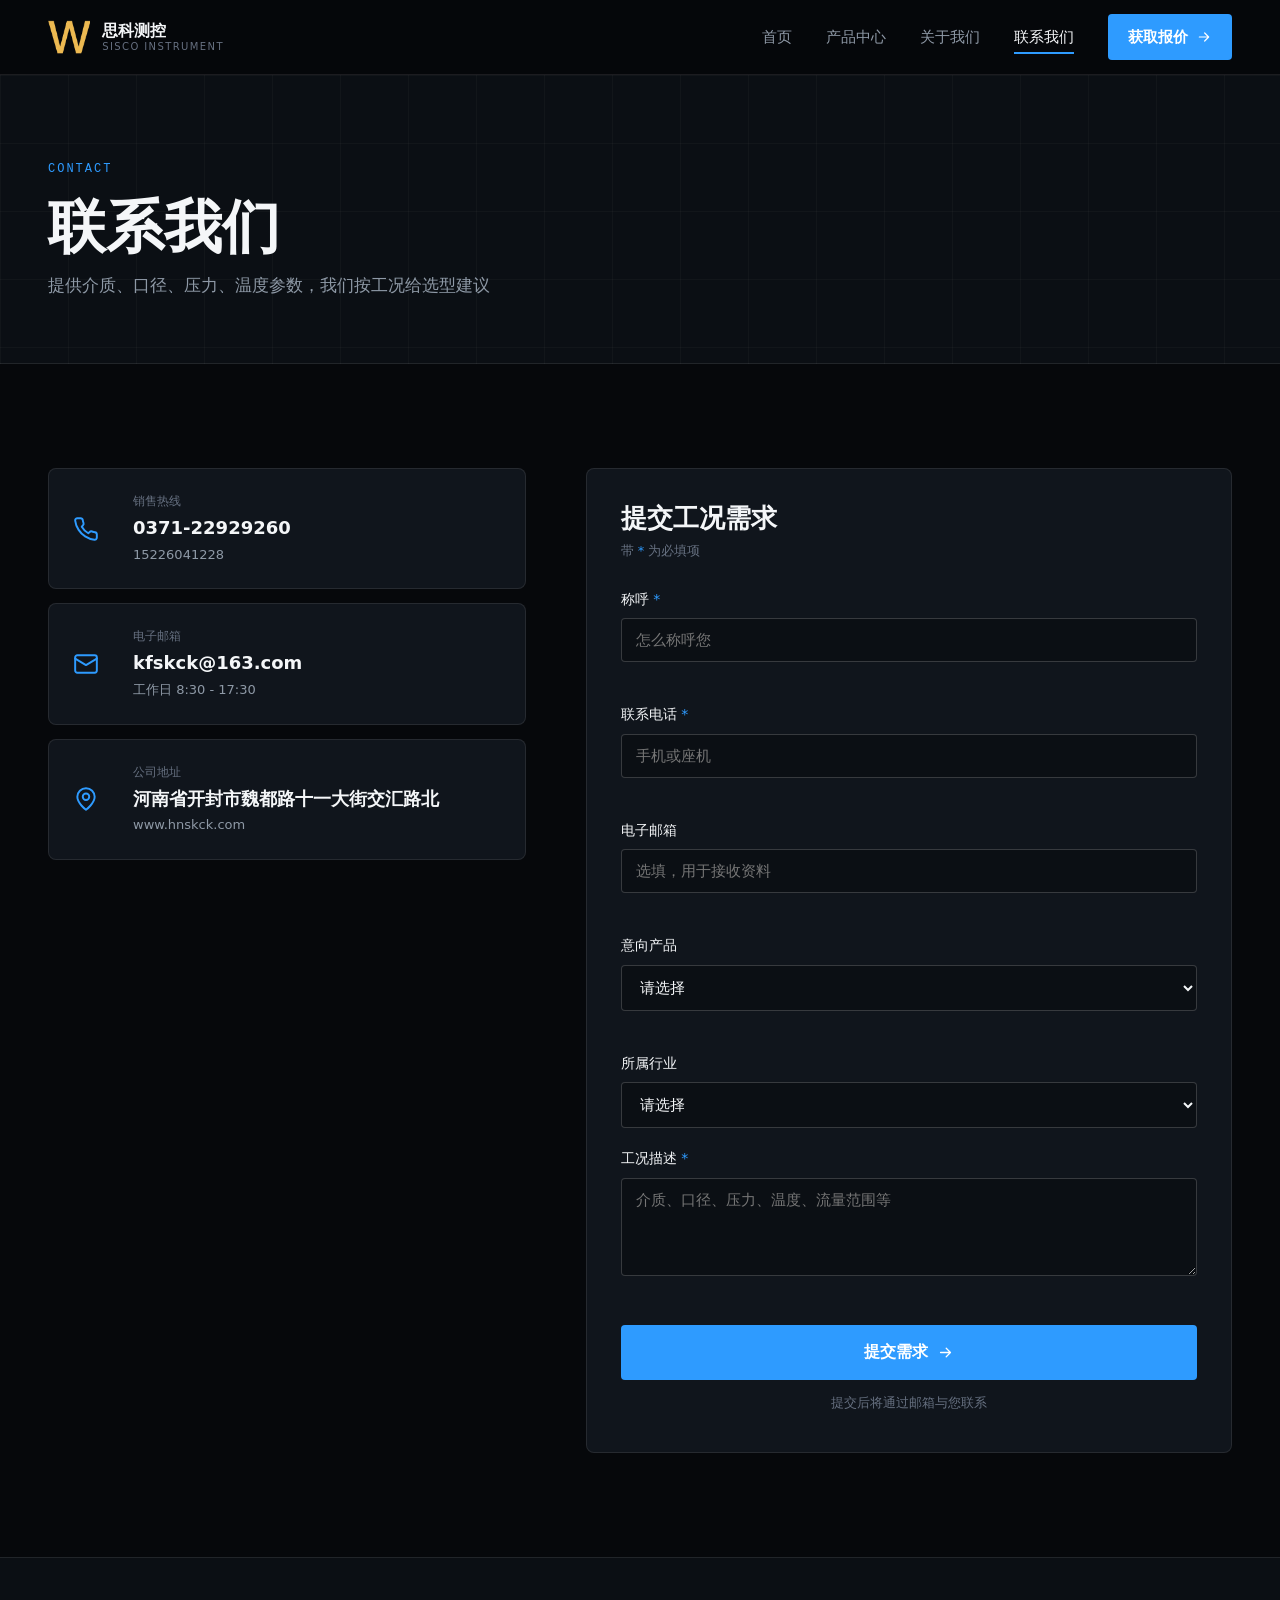
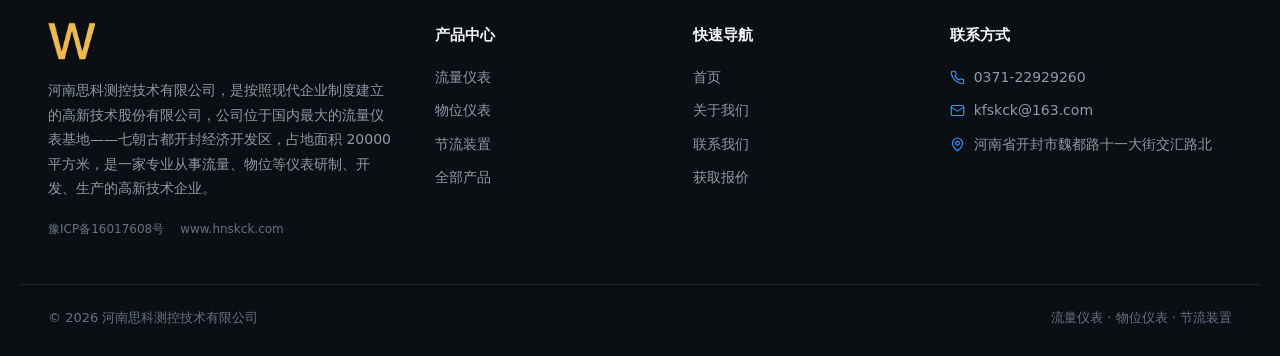
<file: contact.html>
<!doctype html>
<html lang="zh-CN">
<head>
<meta charset="UTF-8">
<meta name="viewport" content="width=device-width, initial-scale=1">
<title>联系我们 - 思科测控</title>
<meta name="description" content="联系思科测控，获取流量计与液位计的技术选型与报价支持。">
<meta name="theme-color" content="#06080B">
<link rel="stylesheet" href="assets/sales.css">
</head>
<body>
<a class="skip-link" href="#main">跳到主要内容</a>
<header class="site-header">
  <div class="wrap header-inner">
    <a class="brand" href="index.html">
      <img class="brand-mark" src="assets/logo-mark.png" alt="思科测控">
      <span class="brand-text">
        <strong>思科测控</strong>
        <span>SISCO INSTRUMENT</span>
      </span>
    </a>
    <button class="nav-toggle" type="button" aria-expanded="false" aria-controls="nav-menu" aria-label="展开导航菜单"><svg viewBox="0 0 24 24" aria-hidden="true"><path d="M3 6h18M3 12h18M3 18h18"/></svg></button>
    <ul class="nav-menu" id="nav-menu">
      <li><a href="index.html">首页</a></li><li><a href="products.html">产品中心</a></li><li><a href="about.html">关于我们</a></li><li><a href="contact.html" class="is-active" aria-current="page">联系我们</a></li>
      <li class="nav-cta"><a href="contact.html">获取报价 <svg viewBox="0 0 24 24" aria-hidden="true"><path d="M5 12h14M13 6l6 6-6 6"/></svg></a></li>
    </ul>
  </div>
</header>
<main id="main">
  <section class="page-hero">
    <div class="wrap">
      <span class="eyebrow">CONTACT</span>
      <h1>联系我们</h1>
      <p>提供介质、口径、压力、温度参数，我们按工况给选型建议</p>
    </div>
  </section>
  <section class="section contact-sec">
    <div class="wrap contact-grid">
      <div class="contact-cards">
        <a class="ccard" href="tel:0371-22929260">
          <svg viewBox="0 0 24 24" aria-hidden="true"><path d="M22 16.9v3a2 2 0 0 1-2.2 2 19.8 19.8 0 0 1-8.6-3.1 19.5 19.5 0 0 1-6-6A19.8 19.8 0 0 1 2 4.2 2 2 0 0 1 4 2h3a2 2 0 0 1 2 1.7c.1 1 .4 1.9.7 2.8a2 2 0 0 1-.5 2.1L8.1 9.9a16 16 0 0 0 6 6l1.3-1.1a2 2 0 0 1 2.1-.5c.9.3 1.8.6 2.8.7a2 2 0 0 1 1.7 2z"/></svg>
          <span>销售热线</span>
          <strong>0371-22929260</strong>
          <em>15226041228</em>
        </a>
        <a class="ccard" href="mailto:kfskck@163.com">
          <svg viewBox="0 0 24 24" aria-hidden="true"><rect x="2" y="4" width="20" height="16" rx="2"/><path d="m2 7 10 6 10-6"/></svg>
          <span>电子邮箱</span>
          <strong>kfskck@163.com</strong>
          <em>工作日 8:30 - 17:30</em>
        </a>
        <div class="ccard">
          <svg viewBox="0 0 24 24" aria-hidden="true"><path d="M20 10c0 6-8 12-8 12s-8-6-8-12a8 8 0 0 1 16 0z"/><circle cx="12" cy="10" r="3"/></svg>
          <span>公司地址</span>
          <strong>河南省开封市魏都路十一大街交汇路北</strong>
          <em>www.hnskck.com</em>
        </div>
      </div>
      <form class="quote-form" id="contactForm" novalidate>
        <h2>提交工况需求</h2>
        <p class="form-note">带 <em>*</em> 为必填项</p>
        <div class="field">
          <label for="name">称呼 <em>*</em></label>
          <input id="name" name="name" type="text" autocomplete="name" placeholder="怎么称呼您">
          <span class="err" data-for="name"></span>
        </div>
        <div class="field">
          <label for="phone">联系电话 <em>*</em></label>
          <input id="phone" name="phone" type="tel" autocomplete="tel" placeholder="手机或座机">
          <span class="err" data-for="phone"></span>
        </div>
        <div class="field">
          <label for="email">电子邮箱</label>
          <input id="email" name="email" type="email" autocomplete="email" placeholder="选填，用于接收资料">
          <span class="err" data-for="email"></span>
        </div>
        <div class="field">
          <label for="product">意向产品</label>
          <select id="product" name="product">
            <option value="">请选择</option>
            <option value="电磁流量计">电磁流量计</option><option value="文丘里管">文丘里管</option><option value="V型锥流量计">V型锥流量计</option><option value="喷嘴流量计">喷嘴流量计</option><option value="环形孔板流量计">环形孔板流量计</option><option value="阿牛巴流量计">阿牛巴流量计</option><option value="平衡流量计">平衡流量计</option><option value="标准孔板流量计">标准孔板流量计</option><option value="磁性浮子液位计">磁性浮子液位计</option><option value="玻璃管（板）液位计">玻璃管（板）液位计</option>
          </select>
          <span class="err" data-for="product"></span>
        </div>
        <div class="field">
          <label for="industry">所属行业</label>
          <select id="industry" name="industry">
            <option value="">请选择</option>
            <option value="钢铁冶金">钢铁冶金</option><option value="火力发电">火力发电</option><option value="石油化工">石油化工</option><option value="煤化工">煤化工</option><option value="环保供水">环保供水</option><option value="市政供热">市政供热</option><option value="医药食品">医药食品</option><option value="造纸水泥">造纸水泥</option>
          </select>
        </div>
        <div class="field">
          <label for="message">工况描述 <em>*</em></label>
          <textarea id="message" name="message" rows="4" placeholder="介质、口径、压力、温度、流量范围等"></textarea>
          <span class="err" data-for="message"></span>
        </div>
        <button class="btn btn-primary btn-lg btn-block" type="submit">提交需求 <svg viewBox="0 0 24 24" aria-hidden="true"><path d="M5 12h14M13 6l6 6-6 6"/></svg></button>
        <p class="form-tip" id="formTip">提交后将通过邮箱与您联系</p>
      </form>
    </div>
  </section>
  
</main>
<footer class="site-footer">
  <div class="wrap footer-top">
    <div class="footer-brand">
      <img src="assets/logo-mark.png" alt="思科测控">
      <p>河南思科测控技术有限公司，是按照现代企业制度建立的高新技术股份有限公司，公司位于国内最大的流量仪表基地——七朝古都开封经济开发区，占地面积 20000 平方米，是一家专业从事流量、物位等仪表研制、开发、生产的高新技术企业。</p>
      <div class="footer-badges">
        <span>豫ICP备16017608号</span>
        <span>www.hnskck.com</span>
      </div>
    </div>
    <div>
      <h4>产品中心</h4>
      <ul><li><a href="products.html?cat=flow">流量仪表</a></li><li><a href="products.html?cat=level">物位仪表</a></li><li><a href="products.html?cat=throttle">节流装置</a></li><li><a href="products.html">全部产品</a></li></ul>
    </div>
    <div>
      <h4>快速导航</h4>
      <ul>
        <li><a href="index.html">首页</a></li>
        <li><a href="about.html">关于我们</a></li>
        <li><a href="contact.html">联系我们</a></li>
        <li><a href="contact.html">获取报价</a></li>
      </ul>
    </div>
    <div>
      <h4>联系方式</h4>
      <ul class="footer-contact">
        <li><svg viewBox="0 0 24 24" aria-hidden="true"><path d="M22 16.9v3a2 2 0 0 1-2.2 2 19.8 19.8 0 0 1-8.6-3.1 19.5 19.5 0 0 1-6-6A19.8 19.8 0 0 1 2 4.2 2 2 0 0 1 4 2h3a2 2 0 0 1 2 1.7c.1 1 .4 1.9.7 2.8a2 2 0 0 1-.5 2.1L8.1 9.9a16 16 0 0 0 6 6l1.3-1.1a2 2 0 0 1 2.1-.5c.9.3 1.8.6 2.8.7a2 2 0 0 1 1.7 2z"/></svg><a href="tel:0371-22929260">0371-22929260</a></li>
        <li><svg viewBox="0 0 24 24" aria-hidden="true"><rect x="2" y="4" width="20" height="16" rx="2"/><path d="m2 7 10 6 10-6"/></svg><a href="mailto:kfskck@163.com">kfskck@163.com</a></li>
        <li><svg viewBox="0 0 24 24" aria-hidden="true"><path d="M20 10c0 6-8 12-8 12s-8-6-8-12a8 8 0 0 1 16 0z"/><circle cx="12" cy="10" r="3"/></svg><span>河南省开封市魏都路十一大街交汇路北</span></li>
      </ul>
    </div>
  </div>
  <div class="wrap footer-bottom">
    <span>© 2026 河南思科测控技术有限公司</span>
    <span>流量仪表 · 物位仪表 · 节流装置</span>
  </div>
</footer>
<script src="assets/validate.js"></script>
<script src="assets/sales.js"></script>
</body>
</html>
</file>
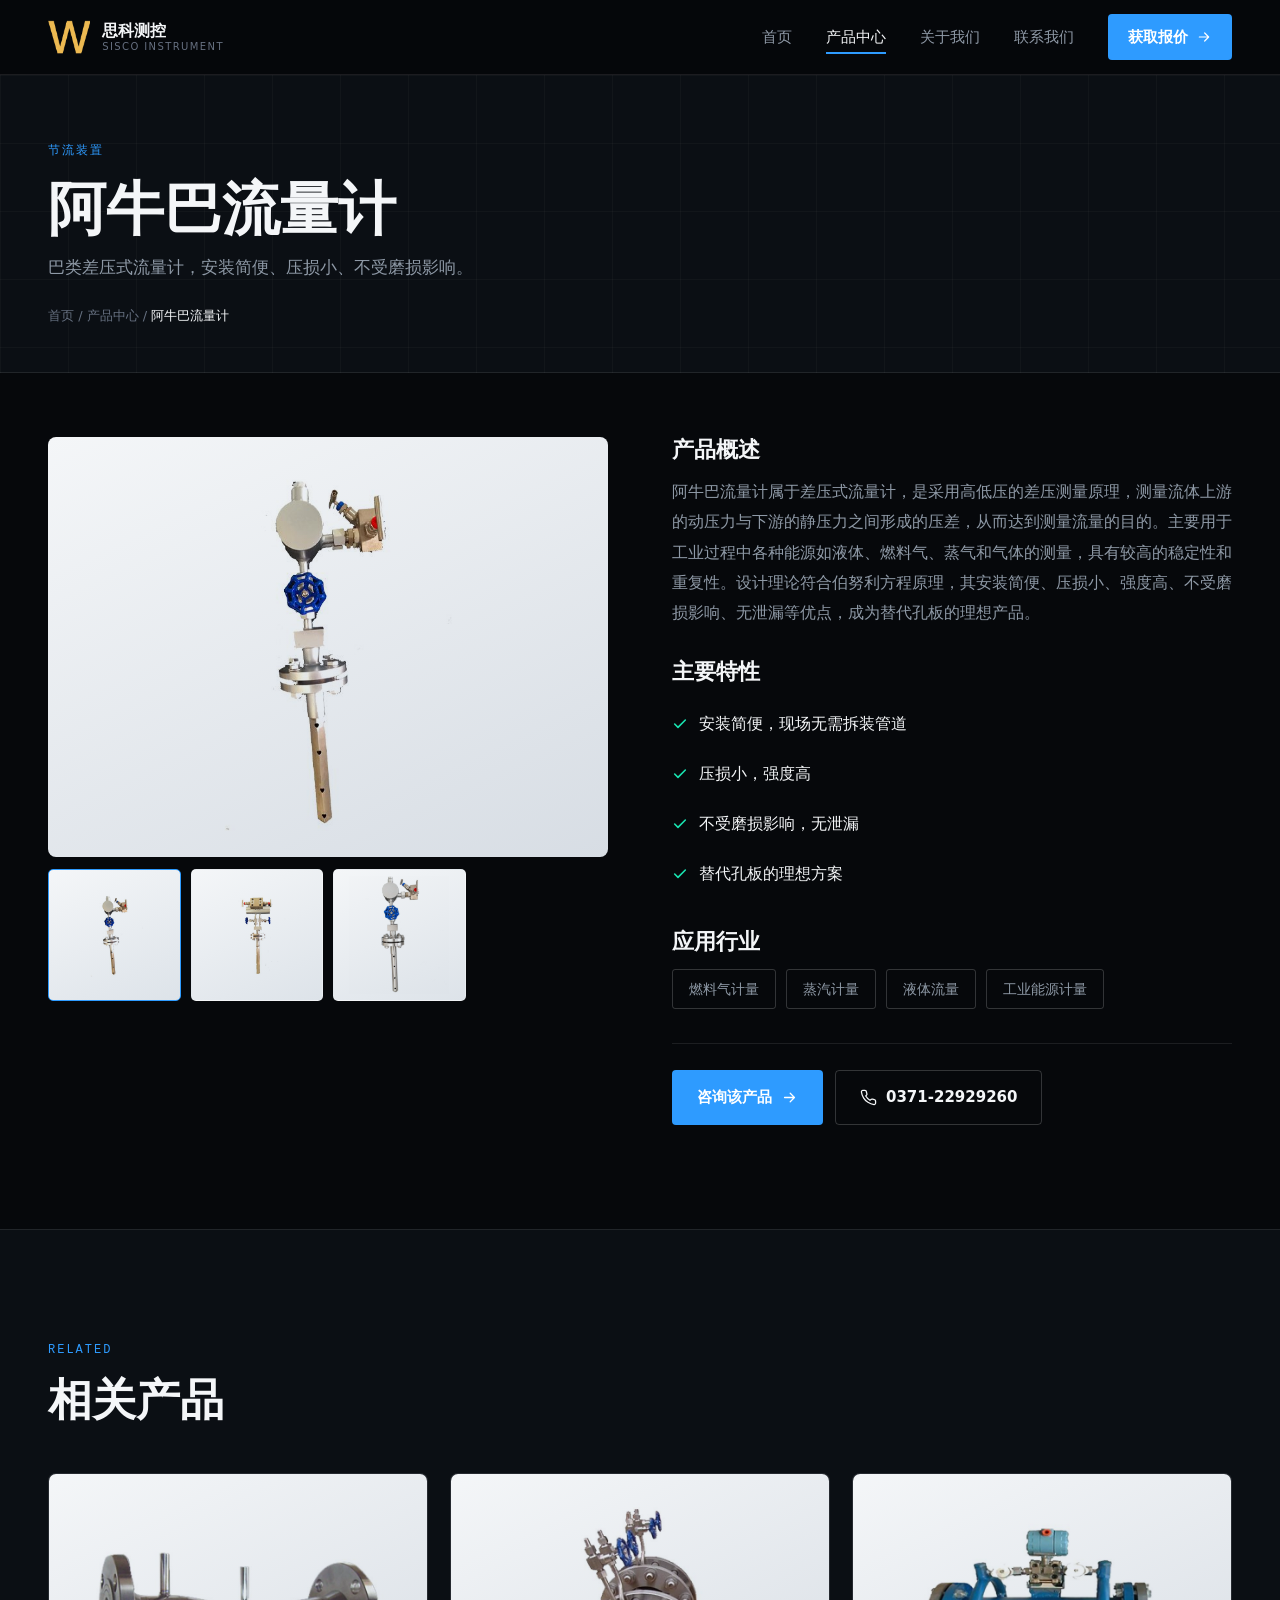
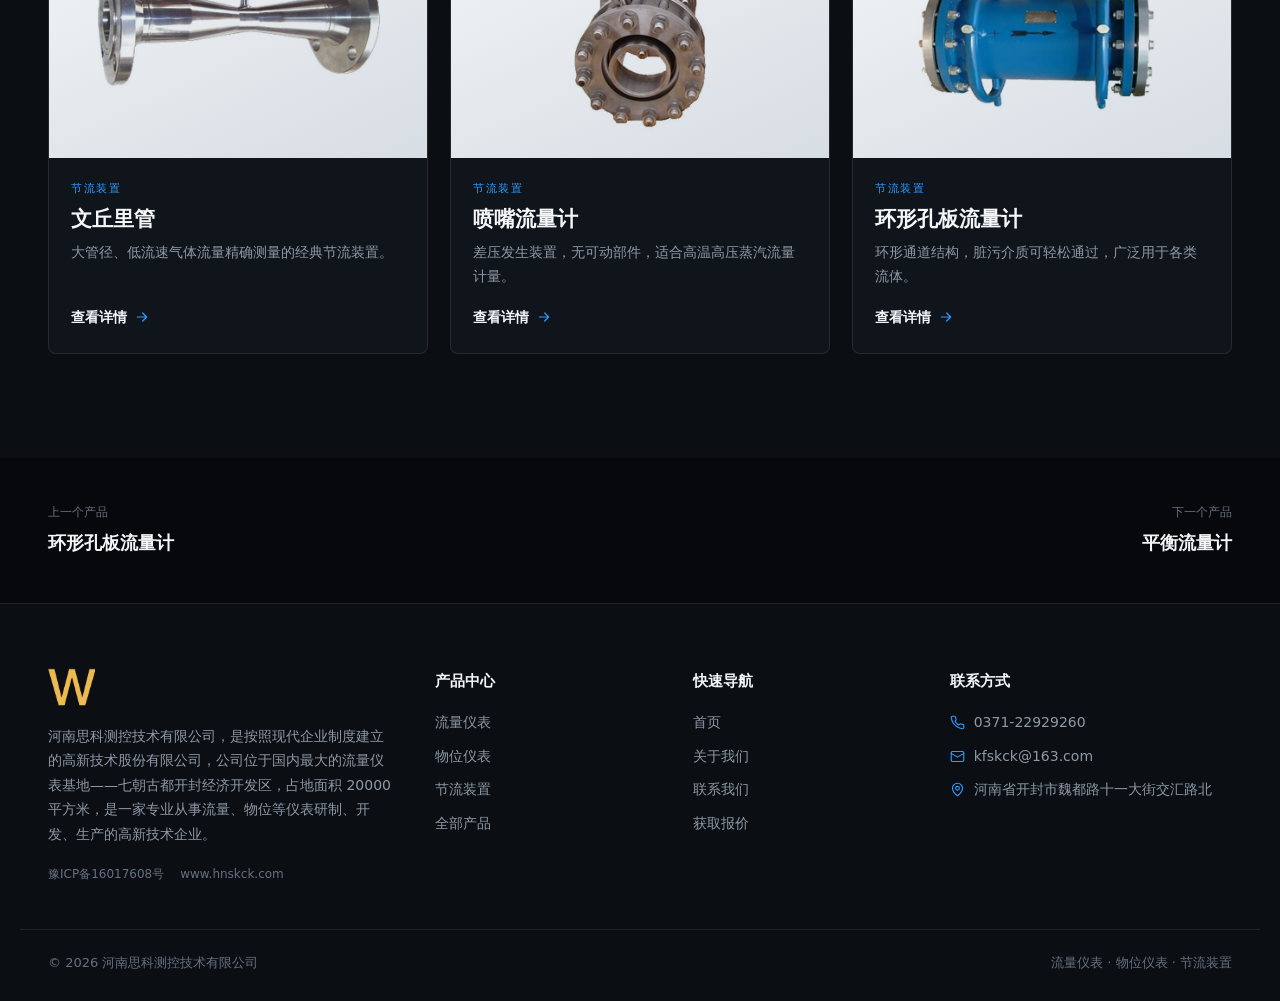
<file: product-annubar-flowmeter.html>
<!doctype html>
<html lang="zh-CN">
<head>
<meta charset="UTF-8">
<meta name="viewport" content="width=device-width, initial-scale=1">
<title>阿牛巴流量计 - 思科测控</title>
<meta name="description" content="巴类差压式流量计，安装简便、压损小、不受磨损影响。">
<meta name="theme-color" content="#06080B">
<link rel="stylesheet" href="assets/sales.css">
</head>
<body>
<a class="skip-link" href="#main">跳到主要内容</a>
<header class="site-header">
  <div class="wrap header-inner">
    <a class="brand" href="index.html">
      <img class="brand-mark" src="assets/logo-mark.png" alt="思科测控">
      <span class="brand-text">
        <strong>思科测控</strong>
        <span>SISCO INSTRUMENT</span>
      </span>
    </a>
    <button class="nav-toggle" type="button" aria-expanded="false" aria-controls="nav-menu" aria-label="展开导航菜单"><svg viewBox="0 0 24 24" aria-hidden="true"><path d="M3 6h18M3 12h18M3 18h18"/></svg></button>
    <ul class="nav-menu" id="nav-menu">
      <li><a href="index.html">首页</a></li><li><a href="products.html" class="is-active" aria-current="page">产品中心</a></li><li><a href="about.html">关于我们</a></li><li><a href="contact.html">联系我们</a></li>
      <li class="nav-cta"><a href="contact.html">获取报价 <svg viewBox="0 0 24 24" aria-hidden="true"><path d="M5 12h14M13 6l6 6-6 6"/></svg></a></li>
    </ul>
  </div>
</header>
<main id="main">
  <section class="page-hero page-hero-tight">
    <div class="wrap">
      <span class="eyebrow">节流装置</span>
      <h1>阿牛巴流量计</h1>
      <p class="lede">巴类差压式流量计，安装简便、压损小、不受磨损影响。</p>
      <nav class="crumbs"><a href="index.html">首页</a> / <a href="products.html">产品中心</a> / <span>阿牛巴流量计</span></nav>
    </div>
  </section>
  <section class="section detail-sec">
    <div class="wrap detail-grid">
      <div class="detail-media">
        <div class="gallery-main"><img id="galleryMain" src="assets/annubar-1.jpg" alt="阿牛巴流量计"></div>
        <div class="gallery-thumbs" id="galleryThumbs"><button type="button" data-src="assets/annubar-1.jpg" aria-pressed="true" aria-label="查看第 1 张图片">
          <img src="assets/annubar-1.jpg" alt="阿牛巴流量计 视图 1" loading="lazy">
        </button><button type="button" data-src="assets/annubar-2.jpg" aria-pressed="false" aria-label="查看第 2 张图片">
          <img src="assets/annubar-2.jpg" alt="阿牛巴流量计 视图 2" loading="lazy">
        </button><button type="button" data-src="assets/annubar-3.jpg" aria-pressed="false" aria-label="查看第 3 张图片">
          <img src="assets/annubar-3.jpg" alt="阿牛巴流量计 视图 3" loading="lazy">
        </button></div>
      </div>
      <div class="detail-info">
        <h2>产品概述</h2>
        <div class="prose"><p>阿牛巴流量计属于差压式流量计，是采用高低压的差压测量原理，测量流体上游的动压力与下游的静压力之间形成的压差，从而达到测量流量的目的。主要用于工业过程中各种能源如液体、燃料气、蒸气和气体的测量，具有较高的稳定性和重复性。设计理论符合伯努利方程原理，其安装简便、压损小、强度高、不受磨损影响、无泄漏等优点，成为替代孔板的理想产品。</p></div>
        <h2>主要特性</h2>
        <ul class="tick-list big"><li><svg viewBox="0 0 24 24" aria-hidden="true"><path d="m20 6-11 11-5-5"/></svg><span>安装简便，现场无需拆装管道</span></li><li><svg viewBox="0 0 24 24" aria-hidden="true"><path d="m20 6-11 11-5-5"/></svg><span>压损小，强度高</span></li><li><svg viewBox="0 0 24 24" aria-hidden="true"><path d="m20 6-11 11-5-5"/></svg><span>不受磨损影响，无泄漏</span></li><li><svg viewBox="0 0 24 24" aria-hidden="true"><path d="m20 6-11 11-5-5"/></svg><span>替代孔板的理想方案</span></li></ul>
        <h2>应用行业</h2>
        <div class="chips"><span>燃料气计量</span><span>蒸汽计量</span><span>液体流量</span><span>工业能源计量</span></div>
        
        <div class="detail-cta">
          <a class="btn btn-primary" href="contact.html?product=%E9%98%BF%E7%89%9B%E5%B7%B4%E6%B5%81%E9%87%8F%E8%AE%A1">咨询该产品 <svg viewBox="0 0 24 24" aria-hidden="true"><path d="M5 12h14M13 6l6 6-6 6"/></svg></a>
          <a class="btn btn-ghost" href="tel:0371-22929260"><svg viewBox="0 0 24 24" aria-hidden="true"><path d="M22 16.9v3a2 2 0 0 1-2.2 2 19.8 19.8 0 0 1-8.6-3.1 19.5 19.5 0 0 1-6-6A19.8 19.8 0 0 1 2 4.2 2 2 0 0 1 4 2h3a2 2 0 0 1 2 1.7c.1 1 .4 1.9.7 2.8a2 2 0 0 1-.5 2.1L8.1 9.9a16 16 0 0 0 6 6l1.3-1.1a2 2 0 0 1 2.1-.5c.9.3 1.8.6 2.8.7a2 2 0 0 1 1.7 2z"/></svg> 0371-22929260</a>
        </div>
      </div>
    </div>
  </section>
  <section class="section related-sec">
    <div class="wrap">
      <header class="sec-head"><span class="eyebrow">RELATED</span><h2>相关产品</h2></header>
      <div class="p-grid"><a class="p-card" href="product-venturi-tube.html" data-cat="throttle" style="--i:0">
    <div class="p-card-stage">
      <img src="assets/venturi-1.jpg" alt="文丘里管" loading="lazy">
      <span class="p-card-glow"></span>
    </div>
    <div class="p-card-body">
      <span class="p-card-cat">节流装置</span>
      <h3>文丘里管</h3>
      <p>大管径、低流速气体流量精确测量的经典节流装置。</p>
      <span class="p-card-go">查看详情 <svg viewBox="0 0 24 24" aria-hidden="true"><path d="M5 12h14M13 6l6 6-6 6"/></svg></span>
    </div>
  </a><a class="p-card" href="product-nozzle-flowmeter.html" data-cat="throttle" style="--i:1">
    <div class="p-card-stage">
      <img src="assets/nozzle-1.jpg" alt="喷嘴流量计" loading="lazy">
      <span class="p-card-glow"></span>
    </div>
    <div class="p-card-body">
      <span class="p-card-cat">节流装置</span>
      <h3>喷嘴流量计</h3>
      <p>差压发生装置，无可动部件，适合高温高压蒸汽流量计量。</p>
      <span class="p-card-go">查看详情 <svg viewBox="0 0 24 24" aria-hidden="true"><path d="M5 12h14M13 6l6 6-6 6"/></svg></span>
    </div>
  </a><a class="p-card" href="product-annular-orifice.html" data-cat="throttle" style="--i:2">
    <div class="p-card-stage">
      <img src="assets/annular-orifice-1.jpg" alt="环形孔板流量计" loading="lazy">
      <span class="p-card-glow"></span>
    </div>
    <div class="p-card-body">
      <span class="p-card-cat">节流装置</span>
      <h3>环形孔板流量计</h3>
      <p>环形通道结构，脏污介质可轻松通过，广泛用于各类流体。</p>
      <span class="p-card-go">查看详情 <svg viewBox="0 0 24 24" aria-hidden="true"><path d="M5 12h14M13 6l6 6-6 6"/></svg></span>
    </div>
  </a></div>
    </div>
  </section>
  <nav class="pager wrap">
    <a class="pager-link" href="product-annular-orifice.html"><span>上一个产品</span><strong>环形孔板流量计</strong></a>
    <a class="pager-link right" href="product-balance-flowmeter.html"><span>下一个产品</span><strong>平衡流量计</strong></a>
  </nav>
  
</main>
<footer class="site-footer">
  <div class="wrap footer-top">
    <div class="footer-brand">
      <img src="assets/logo-mark.png" alt="思科测控">
      <p>河南思科测控技术有限公司，是按照现代企业制度建立的高新技术股份有限公司，公司位于国内最大的流量仪表基地——七朝古都开封经济开发区，占地面积 20000 平方米，是一家专业从事流量、物位等仪表研制、开发、生产的高新技术企业。</p>
      <div class="footer-badges">
        <span>豫ICP备16017608号</span>
        <span>www.hnskck.com</span>
      </div>
    </div>
    <div>
      <h4>产品中心</h4>
      <ul><li><a href="products.html?cat=flow">流量仪表</a></li><li><a href="products.html?cat=level">物位仪表</a></li><li><a href="products.html?cat=throttle">节流装置</a></li><li><a href="products.html">全部产品</a></li></ul>
    </div>
    <div>
      <h4>快速导航</h4>
      <ul>
        <li><a href="index.html">首页</a></li>
        <li><a href="about.html">关于我们</a></li>
        <li><a href="contact.html">联系我们</a></li>
        <li><a href="contact.html">获取报价</a></li>
      </ul>
    </div>
    <div>
      <h4>联系方式</h4>
      <ul class="footer-contact">
        <li><svg viewBox="0 0 24 24" aria-hidden="true"><path d="M22 16.9v3a2 2 0 0 1-2.2 2 19.8 19.8 0 0 1-8.6-3.1 19.5 19.5 0 0 1-6-6A19.8 19.8 0 0 1 2 4.2 2 2 0 0 1 4 2h3a2 2 0 0 1 2 1.7c.1 1 .4 1.9.7 2.8a2 2 0 0 1-.5 2.1L8.1 9.9a16 16 0 0 0 6 6l1.3-1.1a2 2 0 0 1 2.1-.5c.9.3 1.8.6 2.8.7a2 2 0 0 1 1.7 2z"/></svg><a href="tel:0371-22929260">0371-22929260</a></li>
        <li><svg viewBox="0 0 24 24" aria-hidden="true"><rect x="2" y="4" width="20" height="16" rx="2"/><path d="m2 7 10 6 10-6"/></svg><a href="mailto:kfskck@163.com">kfskck@163.com</a></li>
        <li><svg viewBox="0 0 24 24" aria-hidden="true"><path d="M20 10c0 6-8 12-8 12s-8-6-8-12a8 8 0 0 1 16 0z"/><circle cx="12" cy="10" r="3"/></svg><span>河南省开封市魏都路十一大街交汇路北</span></li>
      </ul>
    </div>
  </div>
  <div class="wrap footer-bottom">
    <span>© 2026 河南思科测控技术有限公司</span>
    <span>流量仪表 · 物位仪表 · 节流装置</span>
  </div>
</footer>
<script src="assets/validate.js"></script>
<script src="assets/sales.js"></script>
</body>
</html>
</file>
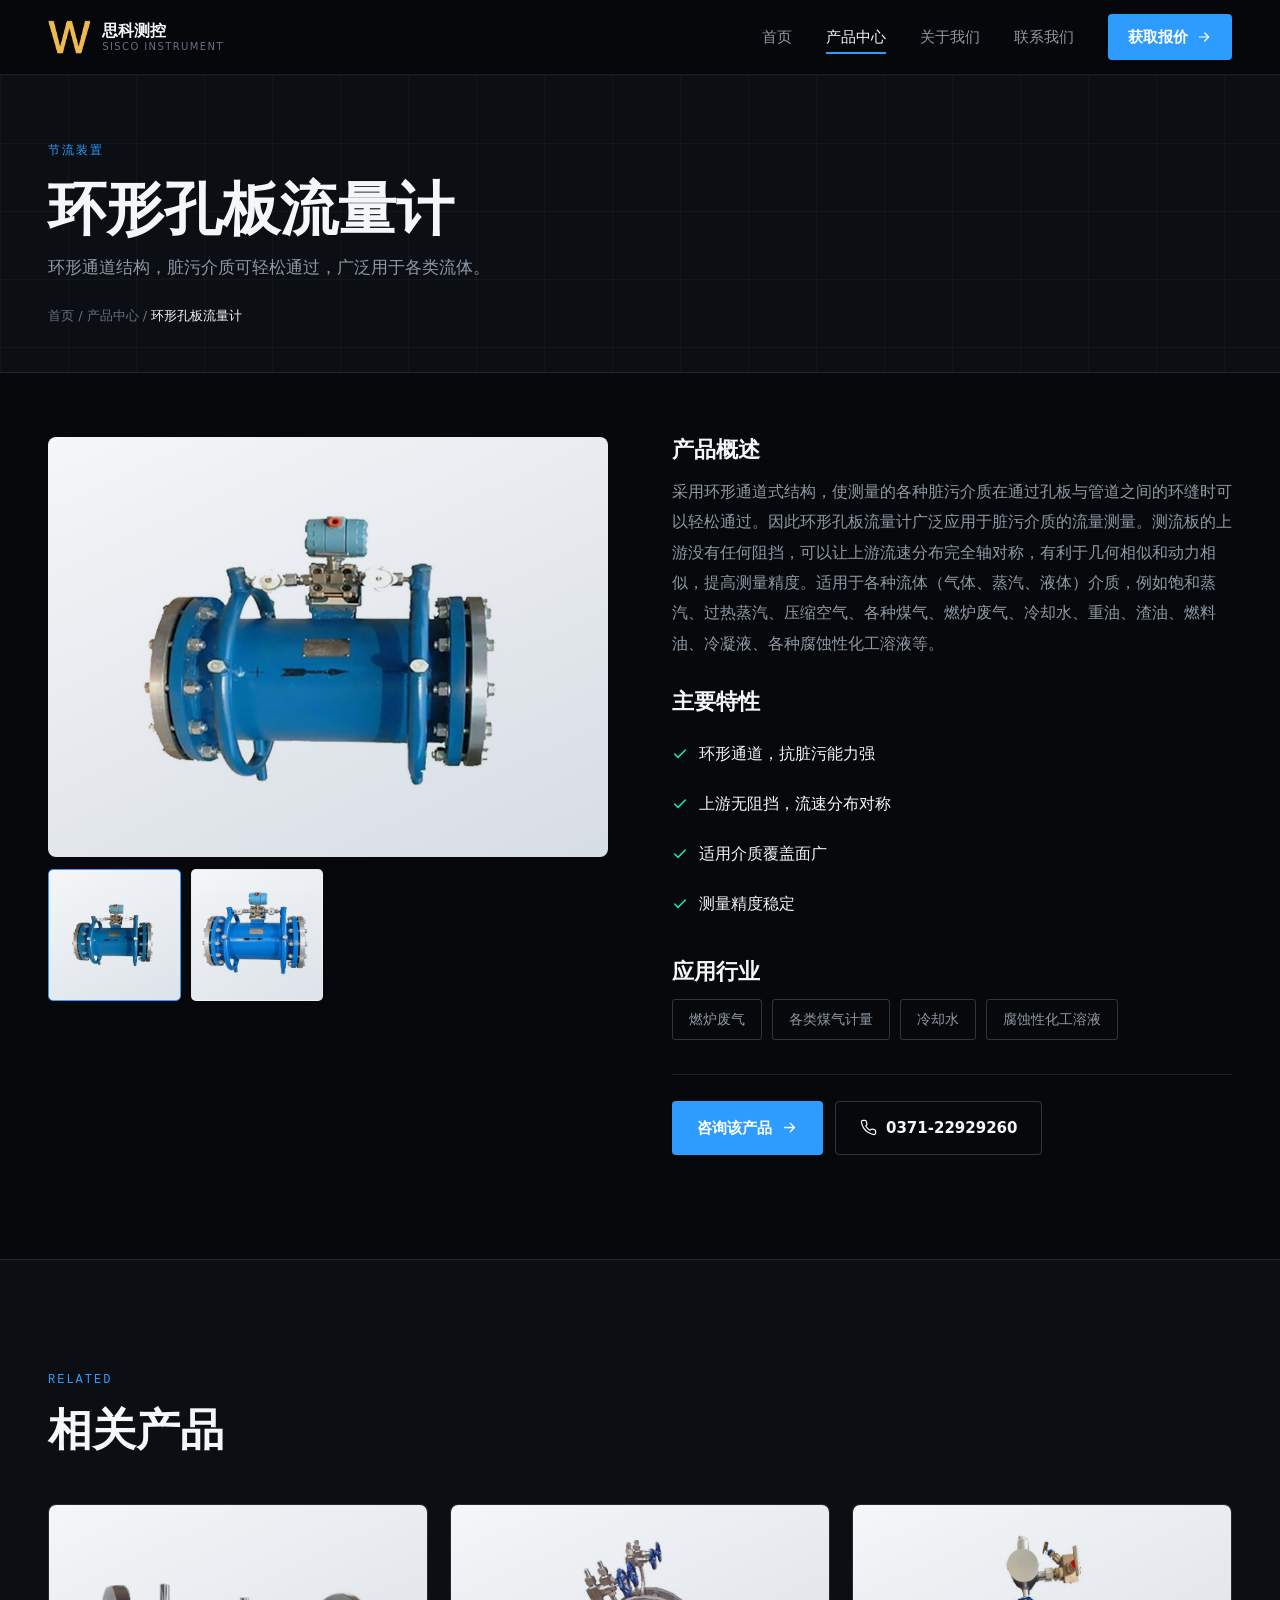
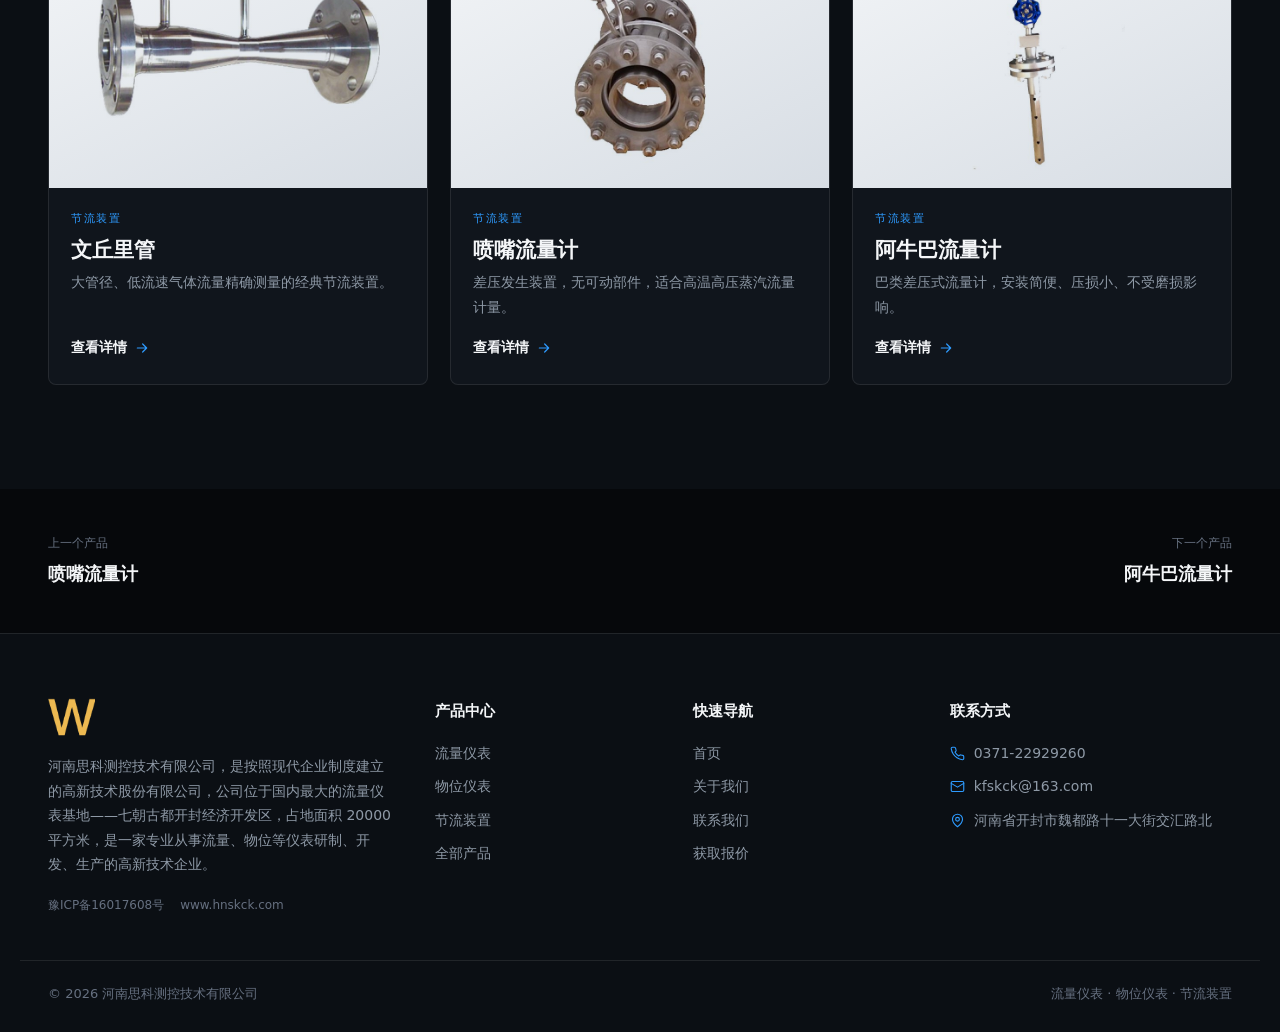
<file: product-annular-orifice.html>
<!doctype html>
<html lang="zh-CN">
<head>
<meta charset="UTF-8">
<meta name="viewport" content="width=device-width, initial-scale=1">
<title>环形孔板流量计 - 思科测控</title>
<meta name="description" content="环形通道结构，脏污介质可轻松通过，广泛用于各类流体。">
<meta name="theme-color" content="#06080B">
<link rel="stylesheet" href="assets/sales.css">
</head>
<body>
<a class="skip-link" href="#main">跳到主要内容</a>
<header class="site-header">
  <div class="wrap header-inner">
    <a class="brand" href="index.html">
      <img class="brand-mark" src="assets/logo-mark.png" alt="思科测控">
      <span class="brand-text">
        <strong>思科测控</strong>
        <span>SISCO INSTRUMENT</span>
      </span>
    </a>
    <button class="nav-toggle" type="button" aria-expanded="false" aria-controls="nav-menu" aria-label="展开导航菜单"><svg viewBox="0 0 24 24" aria-hidden="true"><path d="M3 6h18M3 12h18M3 18h18"/></svg></button>
    <ul class="nav-menu" id="nav-menu">
      <li><a href="index.html">首页</a></li><li><a href="products.html" class="is-active" aria-current="page">产品中心</a></li><li><a href="about.html">关于我们</a></li><li><a href="contact.html">联系我们</a></li>
      <li class="nav-cta"><a href="contact.html">获取报价 <svg viewBox="0 0 24 24" aria-hidden="true"><path d="M5 12h14M13 6l6 6-6 6"/></svg></a></li>
    </ul>
  </div>
</header>
<main id="main">
  <section class="page-hero page-hero-tight">
    <div class="wrap">
      <span class="eyebrow">节流装置</span>
      <h1>环形孔板流量计</h1>
      <p class="lede">环形通道结构，脏污介质可轻松通过，广泛用于各类流体。</p>
      <nav class="crumbs"><a href="index.html">首页</a> / <a href="products.html">产品中心</a> / <span>环形孔板流量计</span></nav>
    </div>
  </section>
  <section class="section detail-sec">
    <div class="wrap detail-grid">
      <div class="detail-media">
        <div class="gallery-main"><img id="galleryMain" src="assets/annular-orifice-1.jpg" alt="环形孔板流量计"></div>
        <div class="gallery-thumbs" id="galleryThumbs"><button type="button" data-src="assets/annular-orifice-1.jpg" aria-pressed="true" aria-label="查看第 1 张图片">
          <img src="assets/annular-orifice-1.jpg" alt="环形孔板流量计 视图 1" loading="lazy">
        </button><button type="button" data-src="assets/annular-orifice-3.jpg" aria-pressed="false" aria-label="查看第 2 张图片">
          <img src="assets/annular-orifice-3.jpg" alt="环形孔板流量计 视图 2" loading="lazy">
        </button></div>
      </div>
      <div class="detail-info">
        <h2>产品概述</h2>
        <div class="prose"><p>采用环形通道式结构，使测量的各种脏污介质在通过孔板与管道之间的环缝时可以轻松通过。因此环形孔板流量计广泛应用于脏污介质的流量测量。测流板的上游没有任何阻挡，可以让上游流速分布完全轴对称，有利于几何相似和动力相似，提高测量精度。适用于各种流体（气体、蒸汽、液体）介质，例如饱和蒸汽、过热蒸汽、压缩空气、各种煤气、燃炉废气、冷却水、重油、渣油、燃料油、冷凝液、各种腐蚀性化工溶液等。</p></div>
        <h2>主要特性</h2>
        <ul class="tick-list big"><li><svg viewBox="0 0 24 24" aria-hidden="true"><path d="m20 6-11 11-5-5"/></svg><span>环形通道，抗脏污能力强</span></li><li><svg viewBox="0 0 24 24" aria-hidden="true"><path d="m20 6-11 11-5-5"/></svg><span>上游无阻挡，流速分布对称</span></li><li><svg viewBox="0 0 24 24" aria-hidden="true"><path d="m20 6-11 11-5-5"/></svg><span>适用介质覆盖面广</span></li><li><svg viewBox="0 0 24 24" aria-hidden="true"><path d="m20 6-11 11-5-5"/></svg><span>测量精度稳定</span></li></ul>
        <h2>应用行业</h2>
        <div class="chips"><span>燃炉废气</span><span>各类煤气计量</span><span>冷却水</span><span>腐蚀性化工溶液</span></div>
        
        <div class="detail-cta">
          <a class="btn btn-primary" href="contact.html?product=%E7%8E%AF%E5%BD%A2%E5%AD%94%E6%9D%BF%E6%B5%81%E9%87%8F%E8%AE%A1">咨询该产品 <svg viewBox="0 0 24 24" aria-hidden="true"><path d="M5 12h14M13 6l6 6-6 6"/></svg></a>
          <a class="btn btn-ghost" href="tel:0371-22929260"><svg viewBox="0 0 24 24" aria-hidden="true"><path d="M22 16.9v3a2 2 0 0 1-2.2 2 19.8 19.8 0 0 1-8.6-3.1 19.5 19.5 0 0 1-6-6A19.8 19.8 0 0 1 2 4.2 2 2 0 0 1 4 2h3a2 2 0 0 1 2 1.7c.1 1 .4 1.9.7 2.8a2 2 0 0 1-.5 2.1L8.1 9.9a16 16 0 0 0 6 6l1.3-1.1a2 2 0 0 1 2.1-.5c.9.3 1.8.6 2.8.7a2 2 0 0 1 1.7 2z"/></svg> 0371-22929260</a>
        </div>
      </div>
    </div>
  </section>
  <section class="section related-sec">
    <div class="wrap">
      <header class="sec-head"><span class="eyebrow">RELATED</span><h2>相关产品</h2></header>
      <div class="p-grid"><a class="p-card" href="product-venturi-tube.html" data-cat="throttle" style="--i:0">
    <div class="p-card-stage">
      <img src="assets/venturi-1.jpg" alt="文丘里管" loading="lazy">
      <span class="p-card-glow"></span>
    </div>
    <div class="p-card-body">
      <span class="p-card-cat">节流装置</span>
      <h3>文丘里管</h3>
      <p>大管径、低流速气体流量精确测量的经典节流装置。</p>
      <span class="p-card-go">查看详情 <svg viewBox="0 0 24 24" aria-hidden="true"><path d="M5 12h14M13 6l6 6-6 6"/></svg></span>
    </div>
  </a><a class="p-card" href="product-nozzle-flowmeter.html" data-cat="throttle" style="--i:1">
    <div class="p-card-stage">
      <img src="assets/nozzle-1.jpg" alt="喷嘴流量计" loading="lazy">
      <span class="p-card-glow"></span>
    </div>
    <div class="p-card-body">
      <span class="p-card-cat">节流装置</span>
      <h3>喷嘴流量计</h3>
      <p>差压发生装置，无可动部件，适合高温高压蒸汽流量计量。</p>
      <span class="p-card-go">查看详情 <svg viewBox="0 0 24 24" aria-hidden="true"><path d="M5 12h14M13 6l6 6-6 6"/></svg></span>
    </div>
  </a><a class="p-card" href="product-annubar-flowmeter.html" data-cat="throttle" style="--i:2">
    <div class="p-card-stage">
      <img src="assets/annubar-1.jpg" alt="阿牛巴流量计" loading="lazy">
      <span class="p-card-glow"></span>
    </div>
    <div class="p-card-body">
      <span class="p-card-cat">节流装置</span>
      <h3>阿牛巴流量计</h3>
      <p>巴类差压式流量计，安装简便、压损小、不受磨损影响。</p>
      <span class="p-card-go">查看详情 <svg viewBox="0 0 24 24" aria-hidden="true"><path d="M5 12h14M13 6l6 6-6 6"/></svg></span>
    </div>
  </a></div>
    </div>
  </section>
  <nav class="pager wrap">
    <a class="pager-link" href="product-nozzle-flowmeter.html"><span>上一个产品</span><strong>喷嘴流量计</strong></a>
    <a class="pager-link right" href="product-annubar-flowmeter.html"><span>下一个产品</span><strong>阿牛巴流量计</strong></a>
  </nav>
  
</main>
<footer class="site-footer">
  <div class="wrap footer-top">
    <div class="footer-brand">
      <img src="assets/logo-mark.png" alt="思科测控">
      <p>河南思科测控技术有限公司，是按照现代企业制度建立的高新技术股份有限公司，公司位于国内最大的流量仪表基地——七朝古都开封经济开发区，占地面积 20000 平方米，是一家专业从事流量、物位等仪表研制、开发、生产的高新技术企业。</p>
      <div class="footer-badges">
        <span>豫ICP备16017608号</span>
        <span>www.hnskck.com</span>
      </div>
    </div>
    <div>
      <h4>产品中心</h4>
      <ul><li><a href="products.html?cat=flow">流量仪表</a></li><li><a href="products.html?cat=level">物位仪表</a></li><li><a href="products.html?cat=throttle">节流装置</a></li><li><a href="products.html">全部产品</a></li></ul>
    </div>
    <div>
      <h4>快速导航</h4>
      <ul>
        <li><a href="index.html">首页</a></li>
        <li><a href="about.html">关于我们</a></li>
        <li><a href="contact.html">联系我们</a></li>
        <li><a href="contact.html">获取报价</a></li>
      </ul>
    </div>
    <div>
      <h4>联系方式</h4>
      <ul class="footer-contact">
        <li><svg viewBox="0 0 24 24" aria-hidden="true"><path d="M22 16.9v3a2 2 0 0 1-2.2 2 19.8 19.8 0 0 1-8.6-3.1 19.5 19.5 0 0 1-6-6A19.8 19.8 0 0 1 2 4.2 2 2 0 0 1 4 2h3a2 2 0 0 1 2 1.7c.1 1 .4 1.9.7 2.8a2 2 0 0 1-.5 2.1L8.1 9.9a16 16 0 0 0 6 6l1.3-1.1a2 2 0 0 1 2.1-.5c.9.3 1.8.6 2.8.7a2 2 0 0 1 1.7 2z"/></svg><a href="tel:0371-22929260">0371-22929260</a></li>
        <li><svg viewBox="0 0 24 24" aria-hidden="true"><rect x="2" y="4" width="20" height="16" rx="2"/><path d="m2 7 10 6 10-6"/></svg><a href="mailto:kfskck@163.com">kfskck@163.com</a></li>
        <li><svg viewBox="0 0 24 24" aria-hidden="true"><path d="M20 10c0 6-8 12-8 12s-8-6-8-12a8 8 0 0 1 16 0z"/><circle cx="12" cy="10" r="3"/></svg><span>河南省开封市魏都路十一大街交汇路北</span></li>
      </ul>
    </div>
  </div>
  <div class="wrap footer-bottom">
    <span>© 2026 河南思科测控技术有限公司</span>
    <span>流量仪表 · 物位仪表 · 节流装置</span>
  </div>
</footer>
<script src="assets/validate.js"></script>
<script src="assets/sales.js"></script>
</body>
</html>
</file>
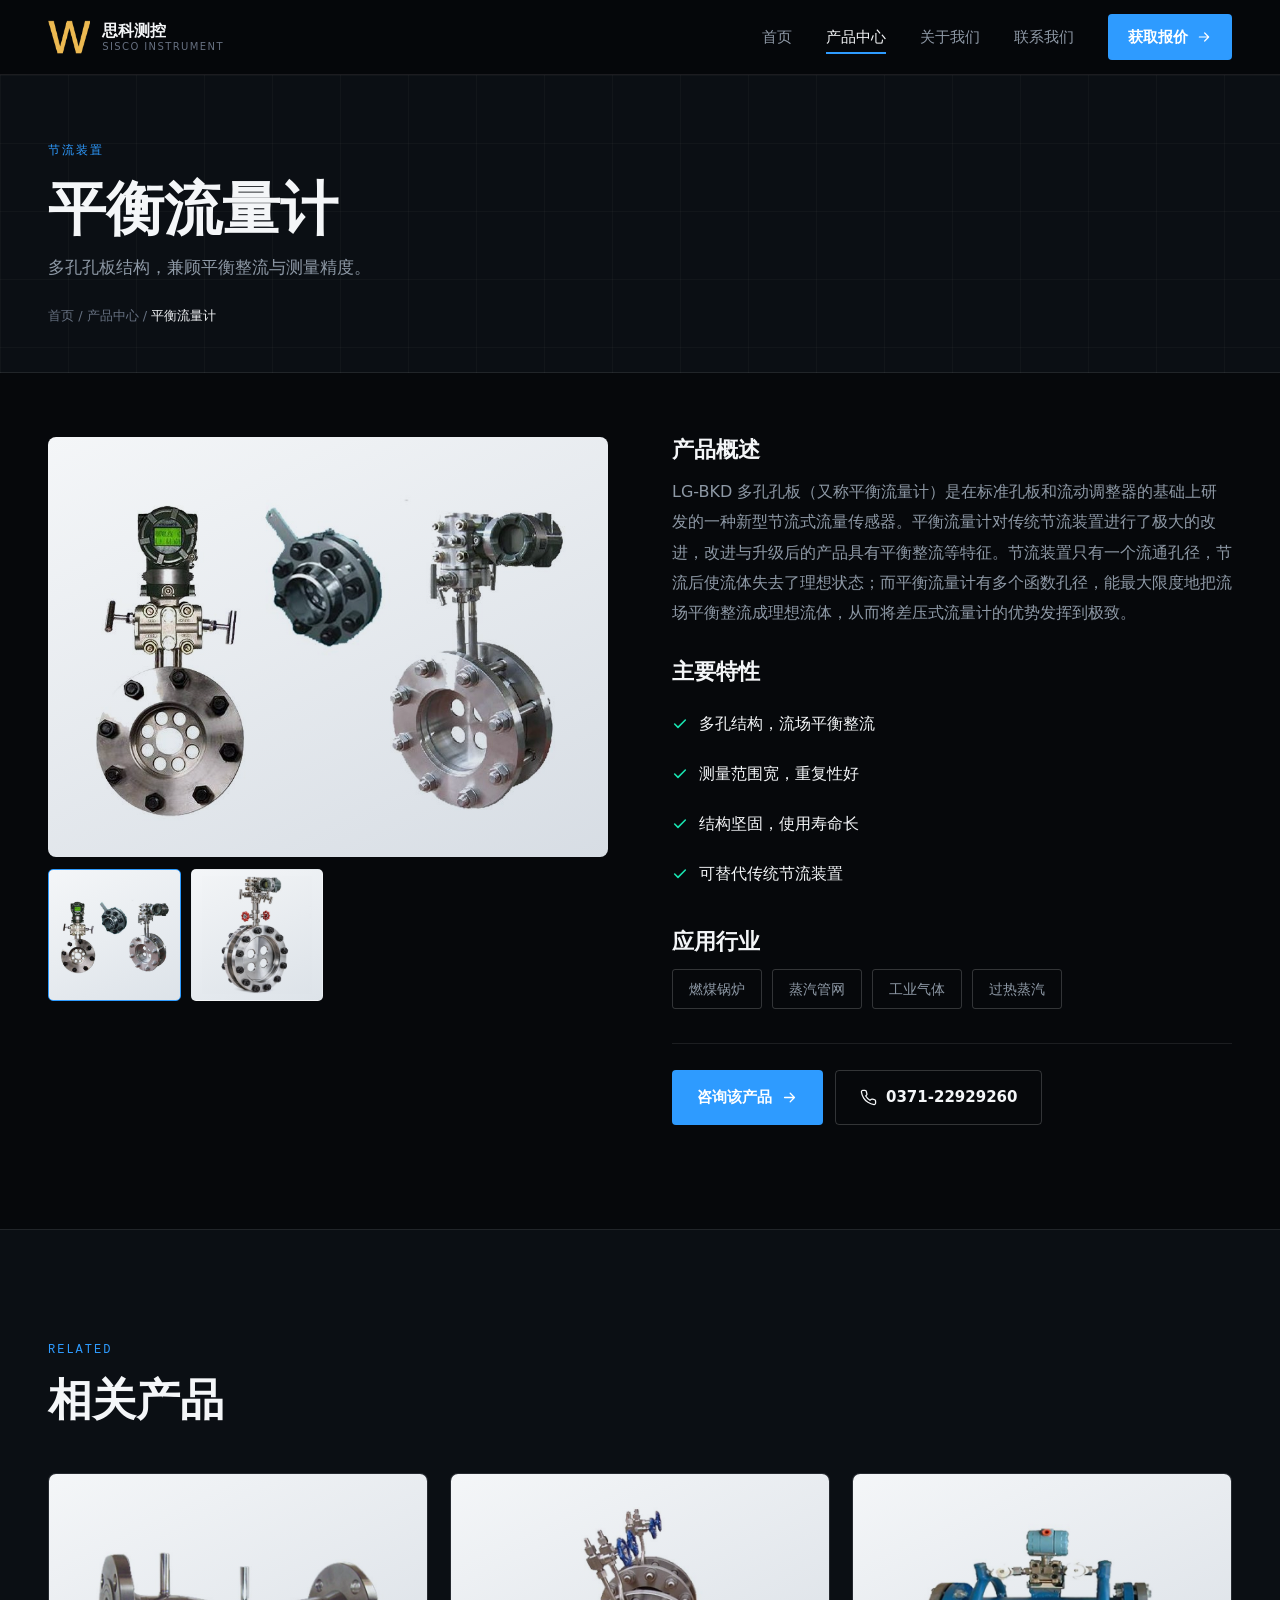
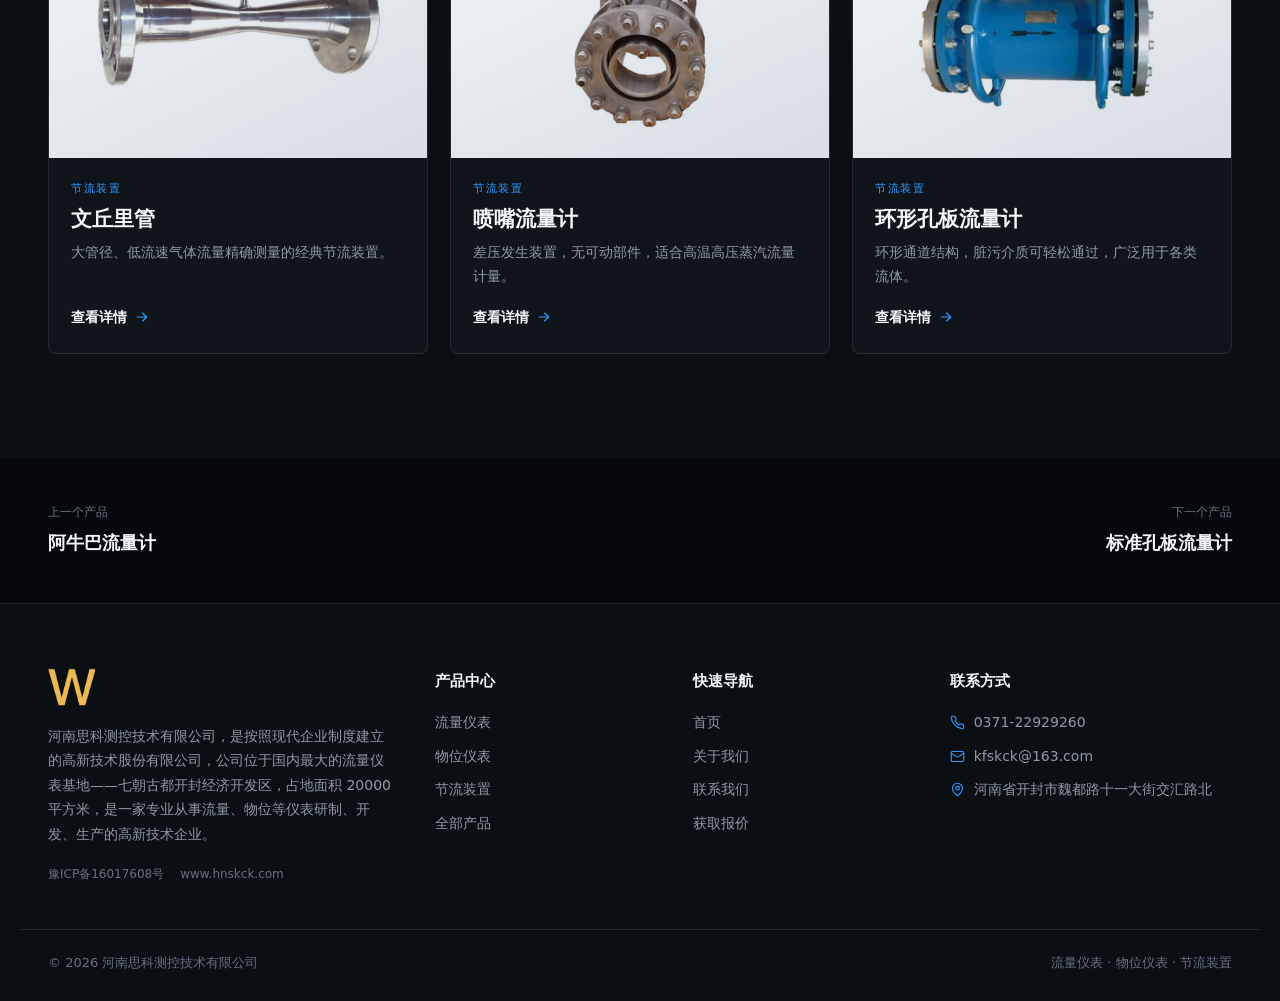
<file: product-balance-flowmeter.html>
<!doctype html>
<html lang="zh-CN">
<head>
<meta charset="UTF-8">
<meta name="viewport" content="width=device-width, initial-scale=1">
<title>平衡流量计 - 思科测控</title>
<meta name="description" content="多孔孔板结构，兼顾平衡整流与测量精度。">
<meta name="theme-color" content="#06080B">
<link rel="stylesheet" href="assets/sales.css">
</head>
<body>
<a class="skip-link" href="#main">跳到主要内容</a>
<header class="site-header">
  <div class="wrap header-inner">
    <a class="brand" href="index.html">
      <img class="brand-mark" src="assets/logo-mark.png" alt="思科测控">
      <span class="brand-text">
        <strong>思科测控</strong>
        <span>SISCO INSTRUMENT</span>
      </span>
    </a>
    <button class="nav-toggle" type="button" aria-expanded="false" aria-controls="nav-menu" aria-label="展开导航菜单"><svg viewBox="0 0 24 24" aria-hidden="true"><path d="M3 6h18M3 12h18M3 18h18"/></svg></button>
    <ul class="nav-menu" id="nav-menu">
      <li><a href="index.html">首页</a></li><li><a href="products.html" class="is-active" aria-current="page">产品中心</a></li><li><a href="about.html">关于我们</a></li><li><a href="contact.html">联系我们</a></li>
      <li class="nav-cta"><a href="contact.html">获取报价 <svg viewBox="0 0 24 24" aria-hidden="true"><path d="M5 12h14M13 6l6 6-6 6"/></svg></a></li>
    </ul>
  </div>
</header>
<main id="main">
  <section class="page-hero page-hero-tight">
    <div class="wrap">
      <span class="eyebrow">节流装置</span>
      <h1>平衡流量计</h1>
      <p class="lede">多孔孔板结构，兼顾平衡整流与测量精度。</p>
      <nav class="crumbs"><a href="index.html">首页</a> / <a href="products.html">产品中心</a> / <span>平衡流量计</span></nav>
    </div>
  </section>
  <section class="section detail-sec">
    <div class="wrap detail-grid">
      <div class="detail-media">
        <div class="gallery-main"><img id="galleryMain" src="assets/balance-1.jpg" alt="平衡流量计"></div>
        <div class="gallery-thumbs" id="galleryThumbs"><button type="button" data-src="assets/balance-1.jpg" aria-pressed="true" aria-label="查看第 1 张图片">
          <img src="assets/balance-1.jpg" alt="平衡流量计 视图 1" loading="lazy">
        </button><button type="button" data-src="assets/balance-2.jpg" aria-pressed="false" aria-label="查看第 2 张图片">
          <img src="assets/balance-2.jpg" alt="平衡流量计 视图 2" loading="lazy">
        </button></div>
      </div>
      <div class="detail-info">
        <h2>产品概述</h2>
        <div class="prose"><p>LG-BKD 多孔孔板（又称平衡流量计）是在标准孔板和流动调整器的基础上研发的一种新型节流式流量传感器。平衡流量计对传统节流装置进行了极大的改进，改进与升级后的产品具有平衡整流等特征。节流装置只有一个流通孔径，节流后使流体失去了理想状态；而平衡流量计有多个函数孔径，能最大限度地把流场平衡整流成理想流体，从而将差压式流量计的优势发挥到极致。</p></div>
        <h2>主要特性</h2>
        <ul class="tick-list big"><li><svg viewBox="0 0 24 24" aria-hidden="true"><path d="m20 6-11 11-5-5"/></svg><span>多孔结构，流场平衡整流</span></li><li><svg viewBox="0 0 24 24" aria-hidden="true"><path d="m20 6-11 11-5-5"/></svg><span>测量范围宽，重复性好</span></li><li><svg viewBox="0 0 24 24" aria-hidden="true"><path d="m20 6-11 11-5-5"/></svg><span>结构坚固，使用寿命长</span></li><li><svg viewBox="0 0 24 24" aria-hidden="true"><path d="m20 6-11 11-5-5"/></svg><span>可替代传统节流装置</span></li></ul>
        <h2>应用行业</h2>
        <div class="chips"><span>燃煤锅炉</span><span>蒸汽管网</span><span>工业气体</span><span>过热蒸汽</span></div>
        
        <div class="detail-cta">
          <a class="btn btn-primary" href="contact.html?product=%E5%B9%B3%E8%A1%A1%E6%B5%81%E9%87%8F%E8%AE%A1">咨询该产品 <svg viewBox="0 0 24 24" aria-hidden="true"><path d="M5 12h14M13 6l6 6-6 6"/></svg></a>
          <a class="btn btn-ghost" href="tel:0371-22929260"><svg viewBox="0 0 24 24" aria-hidden="true"><path d="M22 16.9v3a2 2 0 0 1-2.2 2 19.8 19.8 0 0 1-8.6-3.1 19.5 19.5 0 0 1-6-6A19.8 19.8 0 0 1 2 4.2 2 2 0 0 1 4 2h3a2 2 0 0 1 2 1.7c.1 1 .4 1.9.7 2.8a2 2 0 0 1-.5 2.1L8.1 9.9a16 16 0 0 0 6 6l1.3-1.1a2 2 0 0 1 2.1-.5c.9.3 1.8.6 2.8.7a2 2 0 0 1 1.7 2z"/></svg> 0371-22929260</a>
        </div>
      </div>
    </div>
  </section>
  <section class="section related-sec">
    <div class="wrap">
      <header class="sec-head"><span class="eyebrow">RELATED</span><h2>相关产品</h2></header>
      <div class="p-grid"><a class="p-card" href="product-venturi-tube.html" data-cat="throttle" style="--i:0">
    <div class="p-card-stage">
      <img src="assets/venturi-1.jpg" alt="文丘里管" loading="lazy">
      <span class="p-card-glow"></span>
    </div>
    <div class="p-card-body">
      <span class="p-card-cat">节流装置</span>
      <h3>文丘里管</h3>
      <p>大管径、低流速气体流量精确测量的经典节流装置。</p>
      <span class="p-card-go">查看详情 <svg viewBox="0 0 24 24" aria-hidden="true"><path d="M5 12h14M13 6l6 6-6 6"/></svg></span>
    </div>
  </a><a class="p-card" href="product-nozzle-flowmeter.html" data-cat="throttle" style="--i:1">
    <div class="p-card-stage">
      <img src="assets/nozzle-1.jpg" alt="喷嘴流量计" loading="lazy">
      <span class="p-card-glow"></span>
    </div>
    <div class="p-card-body">
      <span class="p-card-cat">节流装置</span>
      <h3>喷嘴流量计</h3>
      <p>差压发生装置，无可动部件，适合高温高压蒸汽流量计量。</p>
      <span class="p-card-go">查看详情 <svg viewBox="0 0 24 24" aria-hidden="true"><path d="M5 12h14M13 6l6 6-6 6"/></svg></span>
    </div>
  </a><a class="p-card" href="product-annular-orifice.html" data-cat="throttle" style="--i:2">
    <div class="p-card-stage">
      <img src="assets/annular-orifice-1.jpg" alt="环形孔板流量计" loading="lazy">
      <span class="p-card-glow"></span>
    </div>
    <div class="p-card-body">
      <span class="p-card-cat">节流装置</span>
      <h3>环形孔板流量计</h3>
      <p>环形通道结构，脏污介质可轻松通过，广泛用于各类流体。</p>
      <span class="p-card-go">查看详情 <svg viewBox="0 0 24 24" aria-hidden="true"><path d="M5 12h14M13 6l6 6-6 6"/></svg></span>
    </div>
  </a></div>
    </div>
  </section>
  <nav class="pager wrap">
    <a class="pager-link" href="product-annubar-flowmeter.html"><span>上一个产品</span><strong>阿牛巴流量计</strong></a>
    <a class="pager-link right" href="product-standard-orifice.html"><span>下一个产品</span><strong>标准孔板流量计</strong></a>
  </nav>
  
</main>
<footer class="site-footer">
  <div class="wrap footer-top">
    <div class="footer-brand">
      <img src="assets/logo-mark.png" alt="思科测控">
      <p>河南思科测控技术有限公司，是按照现代企业制度建立的高新技术股份有限公司，公司位于国内最大的流量仪表基地——七朝古都开封经济开发区，占地面积 20000 平方米，是一家专业从事流量、物位等仪表研制、开发、生产的高新技术企业。</p>
      <div class="footer-badges">
        <span>豫ICP备16017608号</span>
        <span>www.hnskck.com</span>
      </div>
    </div>
    <div>
      <h4>产品中心</h4>
      <ul><li><a href="products.html?cat=flow">流量仪表</a></li><li><a href="products.html?cat=level">物位仪表</a></li><li><a href="products.html?cat=throttle">节流装置</a></li><li><a href="products.html">全部产品</a></li></ul>
    </div>
    <div>
      <h4>快速导航</h4>
      <ul>
        <li><a href="index.html">首页</a></li>
        <li><a href="about.html">关于我们</a></li>
        <li><a href="contact.html">联系我们</a></li>
        <li><a href="contact.html">获取报价</a></li>
      </ul>
    </div>
    <div>
      <h4>联系方式</h4>
      <ul class="footer-contact">
        <li><svg viewBox="0 0 24 24" aria-hidden="true"><path d="M22 16.9v3a2 2 0 0 1-2.2 2 19.8 19.8 0 0 1-8.6-3.1 19.5 19.5 0 0 1-6-6A19.8 19.8 0 0 1 2 4.2 2 2 0 0 1 4 2h3a2 2 0 0 1 2 1.7c.1 1 .4 1.9.7 2.8a2 2 0 0 1-.5 2.1L8.1 9.9a16 16 0 0 0 6 6l1.3-1.1a2 2 0 0 1 2.1-.5c.9.3 1.8.6 2.8.7a2 2 0 0 1 1.7 2z"/></svg><a href="tel:0371-22929260">0371-22929260</a></li>
        <li><svg viewBox="0 0 24 24" aria-hidden="true"><rect x="2" y="4" width="20" height="16" rx="2"/><path d="m2 7 10 6 10-6"/></svg><a href="mailto:kfskck@163.com">kfskck@163.com</a></li>
        <li><svg viewBox="0 0 24 24" aria-hidden="true"><path d="M20 10c0 6-8 12-8 12s-8-6-8-12a8 8 0 0 1 16 0z"/><circle cx="12" cy="10" r="3"/></svg><span>河南省开封市魏都路十一大街交汇路北</span></li>
      </ul>
    </div>
  </div>
  <div class="wrap footer-bottom">
    <span>© 2026 河南思科测控技术有限公司</span>
    <span>流量仪表 · 物位仪表 · 节流装置</span>
  </div>
</footer>
<script src="assets/validate.js"></script>
<script src="assets/sales.js"></script>
</body>
</html>
</file>
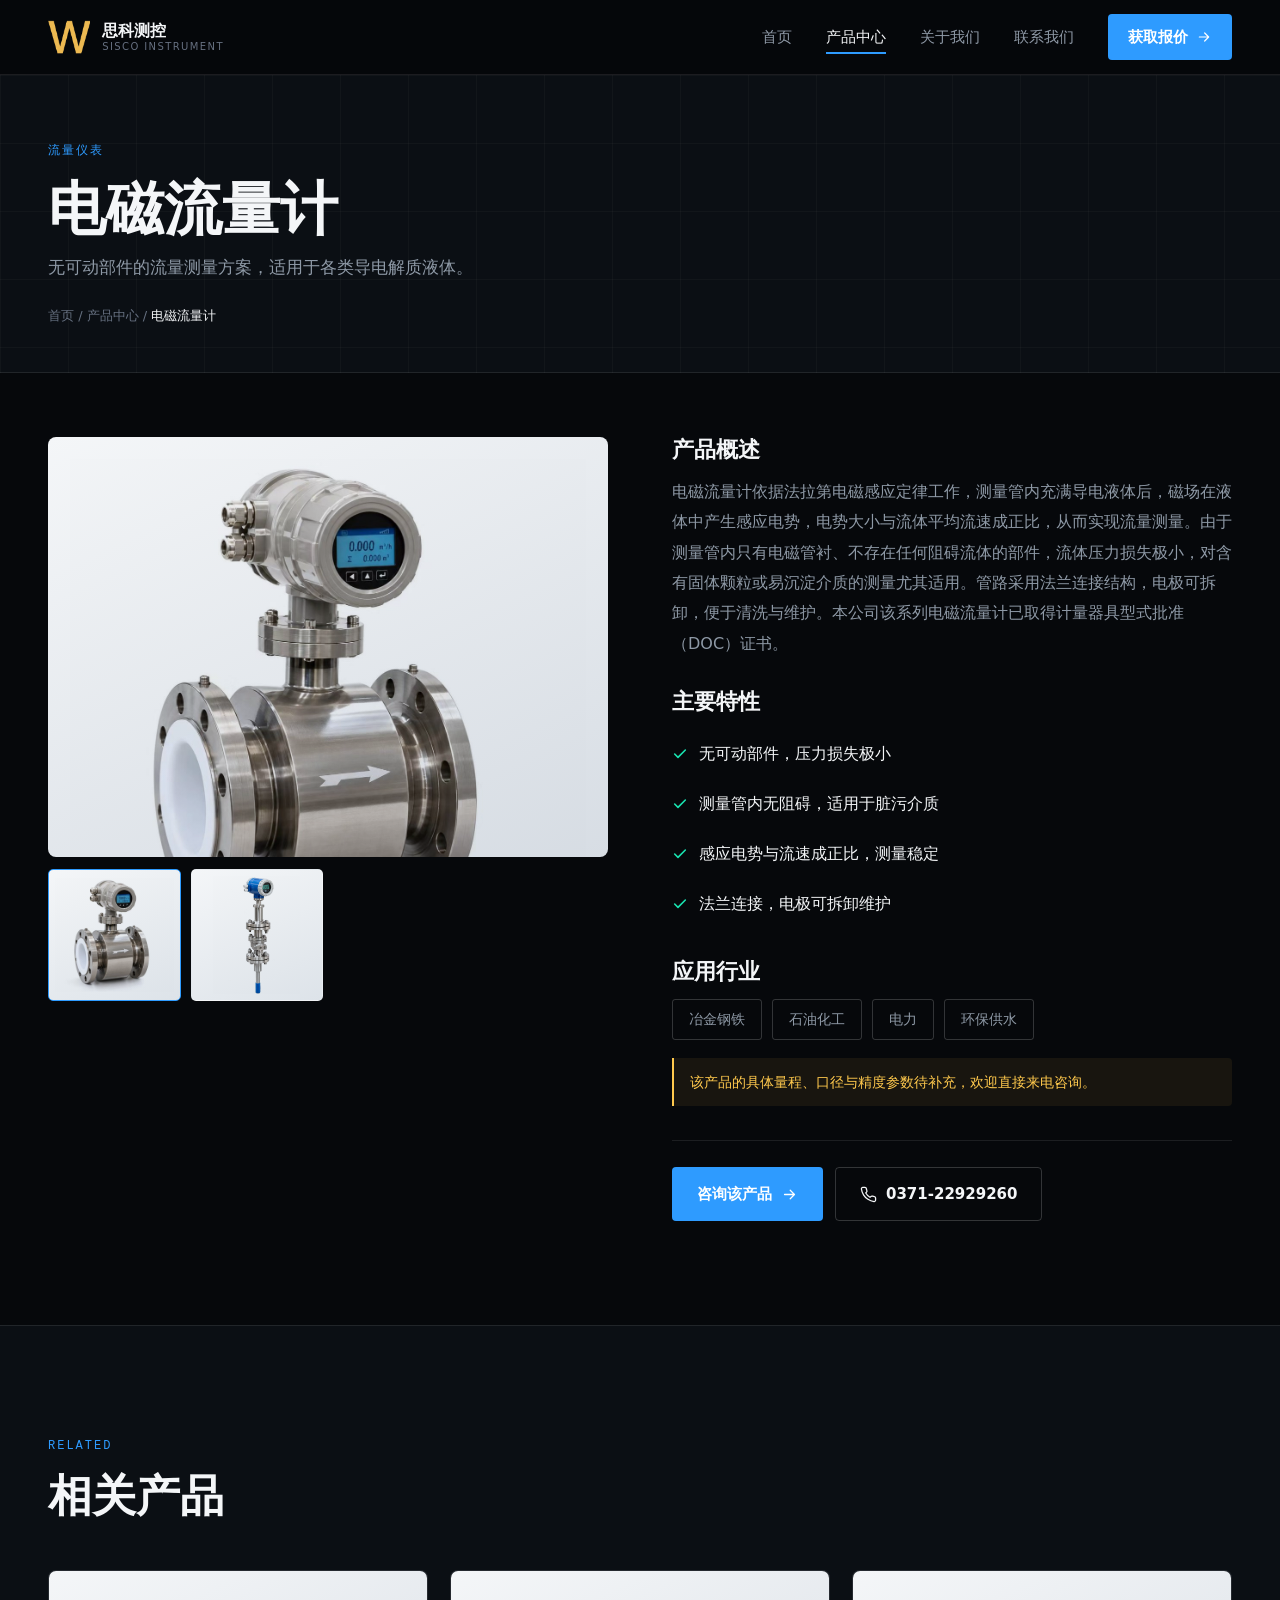
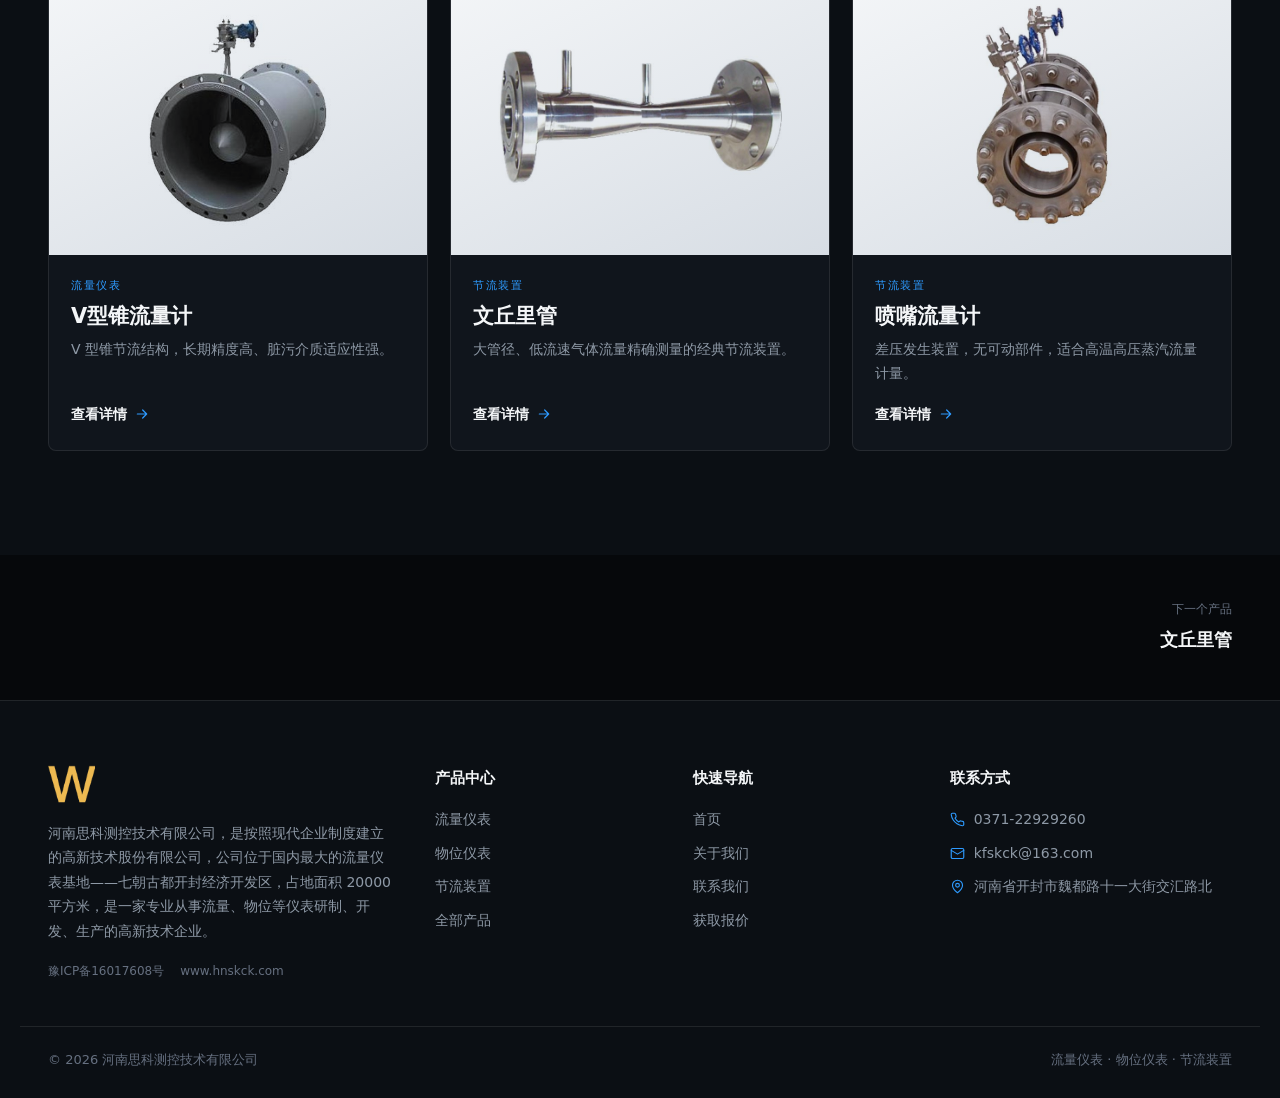
<file: product-electromagnetic-flowmeter.html>
<!doctype html>
<html lang="zh-CN">
<head>
<meta charset="UTF-8">
<meta name="viewport" content="width=device-width, initial-scale=1">
<title>电磁流量计 - 思科测控</title>
<meta name="description" content="无可动部件的流量测量方案，适用于各类导电解质液体。">
<meta name="theme-color" content="#06080B">
<link rel="stylesheet" href="assets/sales.css">
</head>
<body>
<a class="skip-link" href="#main">跳到主要内容</a>
<header class="site-header">
  <div class="wrap header-inner">
    <a class="brand" href="index.html">
      <img class="brand-mark" src="assets/logo-mark.png" alt="思科测控">
      <span class="brand-text">
        <strong>思科测控</strong>
        <span>SISCO INSTRUMENT</span>
      </span>
    </a>
    <button class="nav-toggle" type="button" aria-expanded="false" aria-controls="nav-menu" aria-label="展开导航菜单"><svg viewBox="0 0 24 24" aria-hidden="true"><path d="M3 6h18M3 12h18M3 18h18"/></svg></button>
    <ul class="nav-menu" id="nav-menu">
      <li><a href="index.html">首页</a></li><li><a href="products.html" class="is-active" aria-current="page">产品中心</a></li><li><a href="about.html">关于我们</a></li><li><a href="contact.html">联系我们</a></li>
      <li class="nav-cta"><a href="contact.html">获取报价 <svg viewBox="0 0 24 24" aria-hidden="true"><path d="M5 12h14M13 6l6 6-6 6"/></svg></a></li>
    </ul>
  </div>
</header>
<main id="main">
  <section class="page-hero page-hero-tight">
    <div class="wrap">
      <span class="eyebrow">流量仪表</span>
      <h1>电磁流量计</h1>
      <p class="lede">无可动部件的流量测量方案，适用于各类导电解质液体。</p>
      <nav class="crumbs"><a href="index.html">首页</a> / <a href="products.html">产品中心</a> / <span>电磁流量计</span></nav>
    </div>
  </section>
  <section class="section detail-sec">
    <div class="wrap detail-grid">
      <div class="detail-media">
        <div class="gallery-main"><img id="galleryMain" src="assets/emag-1.jpg" alt="电磁流量计"></div>
        <div class="gallery-thumbs" id="galleryThumbs"><button type="button" data-src="assets/emag-1.jpg" aria-pressed="true" aria-label="查看第 1 张图片">
          <img src="assets/emag-1.jpg" alt="电磁流量计 视图 1" loading="lazy">
        </button><button type="button" data-src="assets/emag-2.jpg" aria-pressed="false" aria-label="查看第 2 张图片">
          <img src="assets/emag-2.jpg" alt="电磁流量计 视图 2" loading="lazy">
        </button></div>
      </div>
      <div class="detail-info">
        <h2>产品概述</h2>
        <div class="prose"><p>电磁流量计依据法拉第电磁感应定律工作，测量管内充满导电液体后，磁场在液体中产生感应电势，电势大小与流体平均流速成正比，从而实现流量测量。由于测量管内只有电磁管衬、不存在任何阻碍流体的部件，流体压力损失极小，对含有固体颗粒或易沉淀介质的测量尤其适用。管路采用法兰连接结构，电极可拆卸，便于清洗与维护。本公司该系列电磁流量计已取得计量器具型式批准（DOC）证书。</p></div>
        <h2>主要特性</h2>
        <ul class="tick-list big"><li><svg viewBox="0 0 24 24" aria-hidden="true"><path d="m20 6-11 11-5-5"/></svg><span>无可动部件，压力损失极小</span></li><li><svg viewBox="0 0 24 24" aria-hidden="true"><path d="m20 6-11 11-5-5"/></svg><span>测量管内无阻碍，适用于脏污介质</span></li><li><svg viewBox="0 0 24 24" aria-hidden="true"><path d="m20 6-11 11-5-5"/></svg><span>感应电势与流速成正比，测量稳定</span></li><li><svg viewBox="0 0 24 24" aria-hidden="true"><path d="m20 6-11 11-5-5"/></svg><span>法兰连接，电极可拆卸维护</span></li></ul>
        <h2>应用行业</h2>
        <div class="chips"><span>冶金钢铁</span><span>石油化工</span><span>电力</span><span>环保供水</span></div>
        <p class="spec-pending">该产品的具体量程、口径与精度参数待补充，欢迎直接来电咨询。</p>
        <div class="detail-cta">
          <a class="btn btn-primary" href="contact.html?product=%E7%94%B5%E7%A3%81%E6%B5%81%E9%87%8F%E8%AE%A1">咨询该产品 <svg viewBox="0 0 24 24" aria-hidden="true"><path d="M5 12h14M13 6l6 6-6 6"/></svg></a>
          <a class="btn btn-ghost" href="tel:0371-22929260"><svg viewBox="0 0 24 24" aria-hidden="true"><path d="M22 16.9v3a2 2 0 0 1-2.2 2 19.8 19.8 0 0 1-8.6-3.1 19.5 19.5 0 0 1-6-6A19.8 19.8 0 0 1 2 4.2 2 2 0 0 1 4 2h3a2 2 0 0 1 2 1.7c.1 1 .4 1.9.7 2.8a2 2 0 0 1-.5 2.1L8.1 9.9a16 16 0 0 0 6 6l1.3-1.1a2 2 0 0 1 2.1-.5c.9.3 1.8.6 2.8.7a2 2 0 0 1 1.7 2z"/></svg> 0371-22929260</a>
        </div>
      </div>
    </div>
  </section>
  <section class="section related-sec">
    <div class="wrap">
      <header class="sec-head"><span class="eyebrow">RELATED</span><h2>相关产品</h2></header>
      <div class="p-grid"><a class="p-card" href="product-vcone-flowmeter.html" data-cat="flow" style="--i:0">
    <div class="p-card-stage">
      <img src="assets/vcone-1.jpg" alt="V型锥流量计" loading="lazy">
      <span class="p-card-glow"></span>
    </div>
    <div class="p-card-body">
      <span class="p-card-cat">流量仪表</span>
      <h3>V型锥流量计</h3>
      <p>V 型锥节流结构，长期精度高、脏污介质适应性强。</p>
      <span class="p-card-go">查看详情 <svg viewBox="0 0 24 24" aria-hidden="true"><path d="M5 12h14M13 6l6 6-6 6"/></svg></span>
    </div>
  </a><a class="p-card" href="product-venturi-tube.html" data-cat="throttle" style="--i:1">
    <div class="p-card-stage">
      <img src="assets/venturi-1.jpg" alt="文丘里管" loading="lazy">
      <span class="p-card-glow"></span>
    </div>
    <div class="p-card-body">
      <span class="p-card-cat">节流装置</span>
      <h3>文丘里管</h3>
      <p>大管径、低流速气体流量精确测量的经典节流装置。</p>
      <span class="p-card-go">查看详情 <svg viewBox="0 0 24 24" aria-hidden="true"><path d="M5 12h14M13 6l6 6-6 6"/></svg></span>
    </div>
  </a><a class="p-card" href="product-nozzle-flowmeter.html" data-cat="throttle" style="--i:2">
    <div class="p-card-stage">
      <img src="assets/nozzle-1.jpg" alt="喷嘴流量计" loading="lazy">
      <span class="p-card-glow"></span>
    </div>
    <div class="p-card-body">
      <span class="p-card-cat">节流装置</span>
      <h3>喷嘴流量计</h3>
      <p>差压发生装置，无可动部件，适合高温高压蒸汽流量计量。</p>
      <span class="p-card-go">查看详情 <svg viewBox="0 0 24 24" aria-hidden="true"><path d="M5 12h14M13 6l6 6-6 6"/></svg></span>
    </div>
  </a></div>
    </div>
  </section>
  <nav class="pager wrap">
    <span></span>
    <a class="pager-link right" href="product-venturi-tube.html"><span>下一个产品</span><strong>文丘里管</strong></a>
  </nav>
  
</main>
<footer class="site-footer">
  <div class="wrap footer-top">
    <div class="footer-brand">
      <img src="assets/logo-mark.png" alt="思科测控">
      <p>河南思科测控技术有限公司，是按照现代企业制度建立的高新技术股份有限公司，公司位于国内最大的流量仪表基地——七朝古都开封经济开发区，占地面积 20000 平方米，是一家专业从事流量、物位等仪表研制、开发、生产的高新技术企业。</p>
      <div class="footer-badges">
        <span>豫ICP备16017608号</span>
        <span>www.hnskck.com</span>
      </div>
    </div>
    <div>
      <h4>产品中心</h4>
      <ul><li><a href="products.html?cat=flow">流量仪表</a></li><li><a href="products.html?cat=level">物位仪表</a></li><li><a href="products.html?cat=throttle">节流装置</a></li><li><a href="products.html">全部产品</a></li></ul>
    </div>
    <div>
      <h4>快速导航</h4>
      <ul>
        <li><a href="index.html">首页</a></li>
        <li><a href="about.html">关于我们</a></li>
        <li><a href="contact.html">联系我们</a></li>
        <li><a href="contact.html">获取报价</a></li>
      </ul>
    </div>
    <div>
      <h4>联系方式</h4>
      <ul class="footer-contact">
        <li><svg viewBox="0 0 24 24" aria-hidden="true"><path d="M22 16.9v3a2 2 0 0 1-2.2 2 19.8 19.8 0 0 1-8.6-3.1 19.5 19.5 0 0 1-6-6A19.8 19.8 0 0 1 2 4.2 2 2 0 0 1 4 2h3a2 2 0 0 1 2 1.7c.1 1 .4 1.9.7 2.8a2 2 0 0 1-.5 2.1L8.1 9.9a16 16 0 0 0 6 6l1.3-1.1a2 2 0 0 1 2.1-.5c.9.3 1.8.6 2.8.7a2 2 0 0 1 1.7 2z"/></svg><a href="tel:0371-22929260">0371-22929260</a></li>
        <li><svg viewBox="0 0 24 24" aria-hidden="true"><rect x="2" y="4" width="20" height="16" rx="2"/><path d="m2 7 10 6 10-6"/></svg><a href="mailto:kfskck@163.com">kfskck@163.com</a></li>
        <li><svg viewBox="0 0 24 24" aria-hidden="true"><path d="M20 10c0 6-8 12-8 12s-8-6-8-12a8 8 0 0 1 16 0z"/><circle cx="12" cy="10" r="3"/></svg><span>河南省开封市魏都路十一大街交汇路北</span></li>
      </ul>
    </div>
  </div>
  <div class="wrap footer-bottom">
    <span>© 2026 河南思科测控技术有限公司</span>
    <span>流量仪表 · 物位仪表 · 节流装置</span>
  </div>
</footer>
<script src="assets/validate.js"></script>
<script src="assets/sales.js"></script>
</body>
</html>
</file>
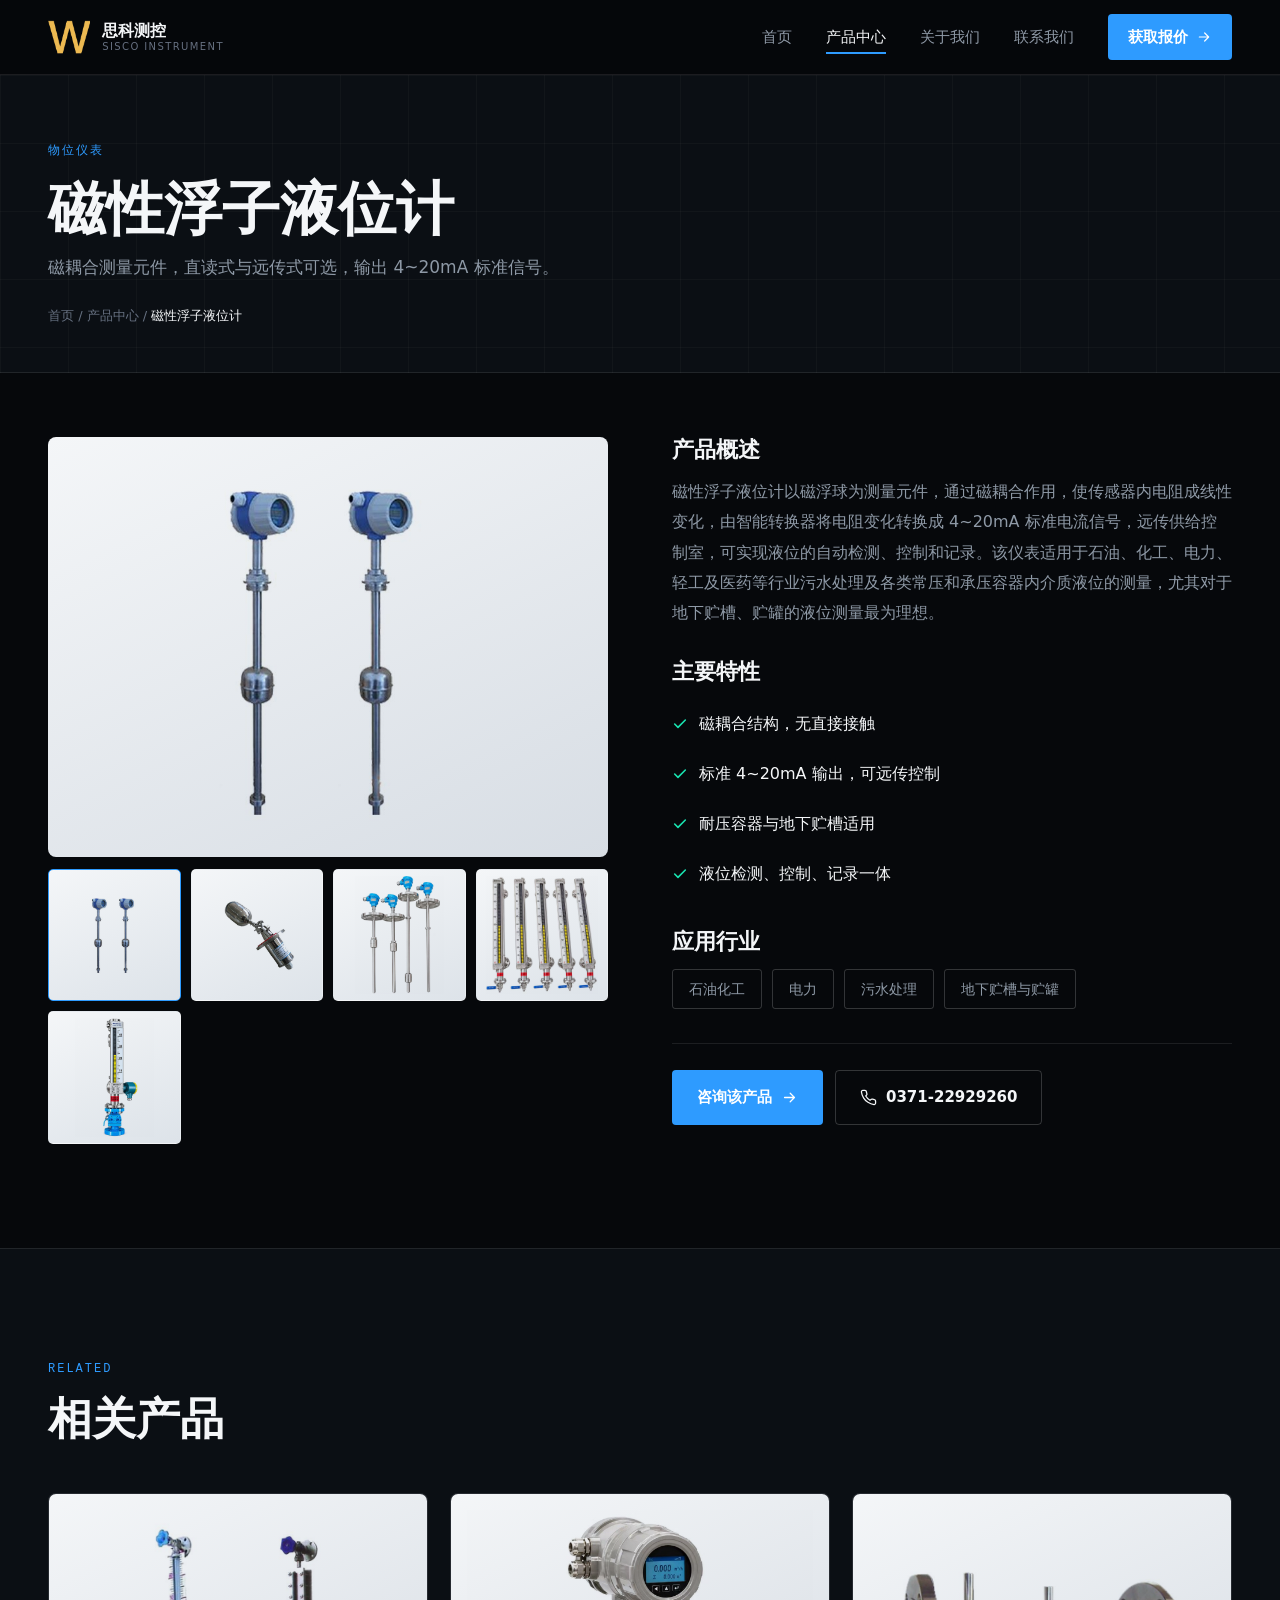
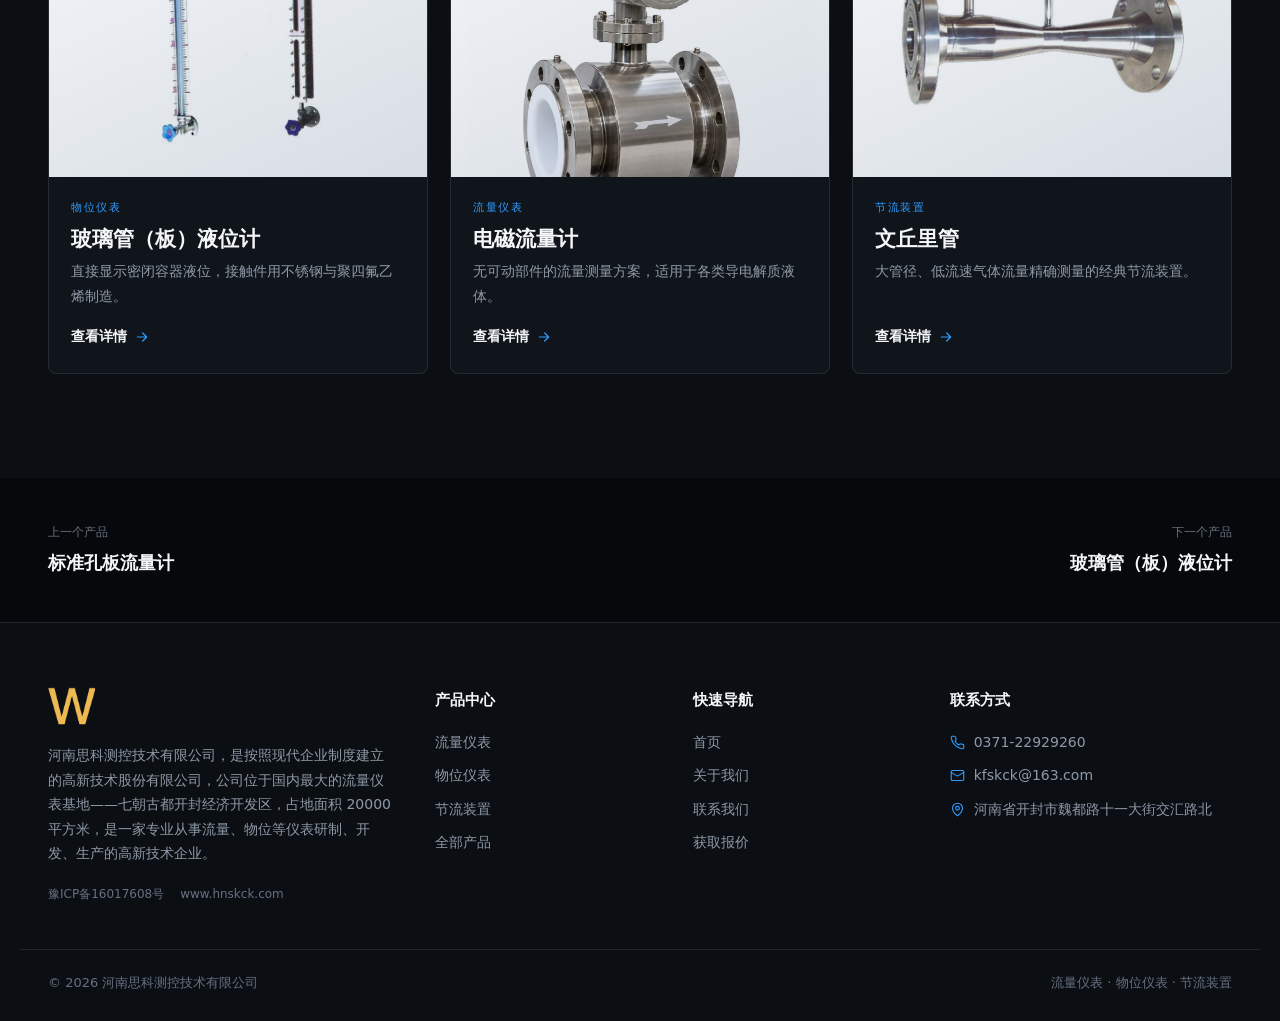
<file: product-float-level-meter.html>
<!doctype html>
<html lang="zh-CN">
<head>
<meta charset="UTF-8">
<meta name="viewport" content="width=device-width, initial-scale=1">
<title>磁性浮子液位计 - 思科测控</title>
<meta name="description" content="磁耦合测量元件，直读式与远传式可选，输出 4~20mA 标准信号。">
<meta name="theme-color" content="#06080B">
<link rel="stylesheet" href="assets/sales.css">
</head>
<body>
<a class="skip-link" href="#main">跳到主要内容</a>
<header class="site-header">
  <div class="wrap header-inner">
    <a class="brand" href="index.html">
      <img class="brand-mark" src="assets/logo-mark.png" alt="思科测控">
      <span class="brand-text">
        <strong>思科测控</strong>
        <span>SISCO INSTRUMENT</span>
      </span>
    </a>
    <button class="nav-toggle" type="button" aria-expanded="false" aria-controls="nav-menu" aria-label="展开导航菜单"><svg viewBox="0 0 24 24" aria-hidden="true"><path d="M3 6h18M3 12h18M3 18h18"/></svg></button>
    <ul class="nav-menu" id="nav-menu">
      <li><a href="index.html">首页</a></li><li><a href="products.html" class="is-active" aria-current="page">产品中心</a></li><li><a href="about.html">关于我们</a></li><li><a href="contact.html">联系我们</a></li>
      <li class="nav-cta"><a href="contact.html">获取报价 <svg viewBox="0 0 24 24" aria-hidden="true"><path d="M5 12h14M13 6l6 6-6 6"/></svg></a></li>
    </ul>
  </div>
</header>
<main id="main">
  <section class="page-hero page-hero-tight">
    <div class="wrap">
      <span class="eyebrow">物位仪表</span>
      <h1>磁性浮子液位计</h1>
      <p class="lede">磁耦合测量元件，直读式与远传式可选，输出 4~20mA 标准信号。</p>
      <nav class="crumbs"><a href="index.html">首页</a> / <a href="products.html">产品中心</a> / <span>磁性浮子液位计</span></nav>
    </div>
  </section>
  <section class="section detail-sec">
    <div class="wrap detail-grid">
      <div class="detail-media">
        <div class="gallery-main"><img id="galleryMain" src="assets/float-level-1.jpg" alt="磁性浮子液位计"></div>
        <div class="gallery-thumbs" id="galleryThumbs"><button type="button" data-src="assets/float-level-1.jpg" aria-pressed="true" aria-label="查看第 1 张图片">
          <img src="assets/float-level-1.jpg" alt="磁性浮子液位计 视图 1" loading="lazy">
        </button><button type="button" data-src="assets/float-level-2.jpg" aria-pressed="false" aria-label="查看第 2 张图片">
          <img src="assets/float-level-2.jpg" alt="磁性浮子液位计 视图 2" loading="lazy">
        </button><button type="button" data-src="assets/maglevel-1.jpg" aria-pressed="false" aria-label="查看第 3 张图片">
          <img src="assets/maglevel-1.jpg" alt="磁性浮子液位计 视图 3" loading="lazy">
        </button><button type="button" data-src="assets/maglevel-2.jpg" aria-pressed="false" aria-label="查看第 4 张图片">
          <img src="assets/maglevel-2.jpg" alt="磁性浮子液位计 视图 4" loading="lazy">
        </button><button type="button" data-src="assets/maglevel-3.jpg" aria-pressed="false" aria-label="查看第 5 张图片">
          <img src="assets/maglevel-3.jpg" alt="磁性浮子液位计 视图 5" loading="lazy">
        </button></div>
      </div>
      <div class="detail-info">
        <h2>产品概述</h2>
        <div class="prose"><p>磁性浮子液位计以磁浮球为测量元件，通过磁耦合作用，使传感器内电阻成线性变化，由智能转换器将电阻变化转换成 4~20mA 标准电流信号，远传供给控制室，可实现液位的自动检测、控制和记录。该仪表适用于石油、化工、电力、轻工及医药等行业污水处理及各类常压和承压容器内介质液位的测量，尤其对于地下贮槽、贮罐的液位测量最为理想。</p></div>
        <h2>主要特性</h2>
        <ul class="tick-list big"><li><svg viewBox="0 0 24 24" aria-hidden="true"><path d="m20 6-11 11-5-5"/></svg><span>磁耦合结构，无直接接触</span></li><li><svg viewBox="0 0 24 24" aria-hidden="true"><path d="m20 6-11 11-5-5"/></svg><span>标准 4~20mA 输出，可远传控制</span></li><li><svg viewBox="0 0 24 24" aria-hidden="true"><path d="m20 6-11 11-5-5"/></svg><span>耐压容器与地下贮槽适用</span></li><li><svg viewBox="0 0 24 24" aria-hidden="true"><path d="m20 6-11 11-5-5"/></svg><span>液位检测、控制、记录一体</span></li></ul>
        <h2>应用行业</h2>
        <div class="chips"><span>石油化工</span><span>电力</span><span>污水处理</span><span>地下贮槽与贮罐</span></div>
        
        <div class="detail-cta">
          <a class="btn btn-primary" href="contact.html?product=%E7%A3%81%E6%80%A7%E6%B5%AE%E5%AD%90%E6%B6%B2%E4%BD%8D%E8%AE%A1">咨询该产品 <svg viewBox="0 0 24 24" aria-hidden="true"><path d="M5 12h14M13 6l6 6-6 6"/></svg></a>
          <a class="btn btn-ghost" href="tel:0371-22929260"><svg viewBox="0 0 24 24" aria-hidden="true"><path d="M22 16.9v3a2 2 0 0 1-2.2 2 19.8 19.8 0 0 1-8.6-3.1 19.5 19.5 0 0 1-6-6A19.8 19.8 0 0 1 2 4.2 2 2 0 0 1 4 2h3a2 2 0 0 1 2 1.7c.1 1 .4 1.9.7 2.8a2 2 0 0 1-.5 2.1L8.1 9.9a16 16 0 0 0 6 6l1.3-1.1a2 2 0 0 1 2.1-.5c.9.3 1.8.6 2.8.7a2 2 0 0 1 1.7 2z"/></svg> 0371-22929260</a>
        </div>
      </div>
    </div>
  </section>
  <section class="section related-sec">
    <div class="wrap">
      <header class="sec-head"><span class="eyebrow">RELATED</span><h2>相关产品</h2></header>
      <div class="p-grid"><a class="p-card" href="product-glass-level-meter.html" data-cat="level" style="--i:0">
    <div class="p-card-stage">
      <img src="assets/glass-level-1.jpg" alt="玻璃管（板）液位计" loading="lazy">
      <span class="p-card-glow"></span>
    </div>
    <div class="p-card-body">
      <span class="p-card-cat">物位仪表</span>
      <h3>玻璃管（板）液位计</h3>
      <p>直接显示密闭容器液位，接触件用不锈钢与聚四氟乙烯制造。</p>
      <span class="p-card-go">查看详情 <svg viewBox="0 0 24 24" aria-hidden="true"><path d="M5 12h14M13 6l6 6-6 6"/></svg></span>
    </div>
  </a><a class="p-card" href="product-electromagnetic-flowmeter.html" data-cat="flow" style="--i:1">
    <div class="p-card-stage">
      <img src="assets/emag-1.jpg" alt="电磁流量计" loading="lazy">
      <span class="p-card-glow"></span>
    </div>
    <div class="p-card-body">
      <span class="p-card-cat">流量仪表</span>
      <h3>电磁流量计</h3>
      <p>无可动部件的流量测量方案，适用于各类导电解质液体。</p>
      <span class="p-card-go">查看详情 <svg viewBox="0 0 24 24" aria-hidden="true"><path d="M5 12h14M13 6l6 6-6 6"/></svg></span>
    </div>
  </a><a class="p-card" href="product-venturi-tube.html" data-cat="throttle" style="--i:2">
    <div class="p-card-stage">
      <img src="assets/venturi-1.jpg" alt="文丘里管" loading="lazy">
      <span class="p-card-glow"></span>
    </div>
    <div class="p-card-body">
      <span class="p-card-cat">节流装置</span>
      <h3>文丘里管</h3>
      <p>大管径、低流速气体流量精确测量的经典节流装置。</p>
      <span class="p-card-go">查看详情 <svg viewBox="0 0 24 24" aria-hidden="true"><path d="M5 12h14M13 6l6 6-6 6"/></svg></span>
    </div>
  </a></div>
    </div>
  </section>
  <nav class="pager wrap">
    <a class="pager-link" href="product-standard-orifice.html"><span>上一个产品</span><strong>标准孔板流量计</strong></a>
    <a class="pager-link right" href="product-glass-level-meter.html"><span>下一个产品</span><strong>玻璃管（板）液位计</strong></a>
  </nav>
  
</main>
<footer class="site-footer">
  <div class="wrap footer-top">
    <div class="footer-brand">
      <img src="assets/logo-mark.png" alt="思科测控">
      <p>河南思科测控技术有限公司，是按照现代企业制度建立的高新技术股份有限公司，公司位于国内最大的流量仪表基地——七朝古都开封经济开发区，占地面积 20000 平方米，是一家专业从事流量、物位等仪表研制、开发、生产的高新技术企业。</p>
      <div class="footer-badges">
        <span>豫ICP备16017608号</span>
        <span>www.hnskck.com</span>
      </div>
    </div>
    <div>
      <h4>产品中心</h4>
      <ul><li><a href="products.html?cat=flow">流量仪表</a></li><li><a href="products.html?cat=level">物位仪表</a></li><li><a href="products.html?cat=throttle">节流装置</a></li><li><a href="products.html">全部产品</a></li></ul>
    </div>
    <div>
      <h4>快速导航</h4>
      <ul>
        <li><a href="index.html">首页</a></li>
        <li><a href="about.html">关于我们</a></li>
        <li><a href="contact.html">联系我们</a></li>
        <li><a href="contact.html">获取报价</a></li>
      </ul>
    </div>
    <div>
      <h4>联系方式</h4>
      <ul class="footer-contact">
        <li><svg viewBox="0 0 24 24" aria-hidden="true"><path d="M22 16.9v3a2 2 0 0 1-2.2 2 19.8 19.8 0 0 1-8.6-3.1 19.5 19.5 0 0 1-6-6A19.8 19.8 0 0 1 2 4.2 2 2 0 0 1 4 2h3a2 2 0 0 1 2 1.7c.1 1 .4 1.9.7 2.8a2 2 0 0 1-.5 2.1L8.1 9.9a16 16 0 0 0 6 6l1.3-1.1a2 2 0 0 1 2.1-.5c.9.3 1.8.6 2.8.7a2 2 0 0 1 1.7 2z"/></svg><a href="tel:0371-22929260">0371-22929260</a></li>
        <li><svg viewBox="0 0 24 24" aria-hidden="true"><rect x="2" y="4" width="20" height="16" rx="2"/><path d="m2 7 10 6 10-6"/></svg><a href="mailto:kfskck@163.com">kfskck@163.com</a></li>
        <li><svg viewBox="0 0 24 24" aria-hidden="true"><path d="M20 10c0 6-8 12-8 12s-8-6-8-12a8 8 0 0 1 16 0z"/><circle cx="12" cy="10" r="3"/></svg><span>河南省开封市魏都路十一大街交汇路北</span></li>
      </ul>
    </div>
  </div>
  <div class="wrap footer-bottom">
    <span>© 2026 河南思科测控技术有限公司</span>
    <span>流量仪表 · 物位仪表 · 节流装置</span>
  </div>
</footer>
<script src="assets/validate.js"></script>
<script src="assets/sales.js"></script>
</body>
</html>
</file>
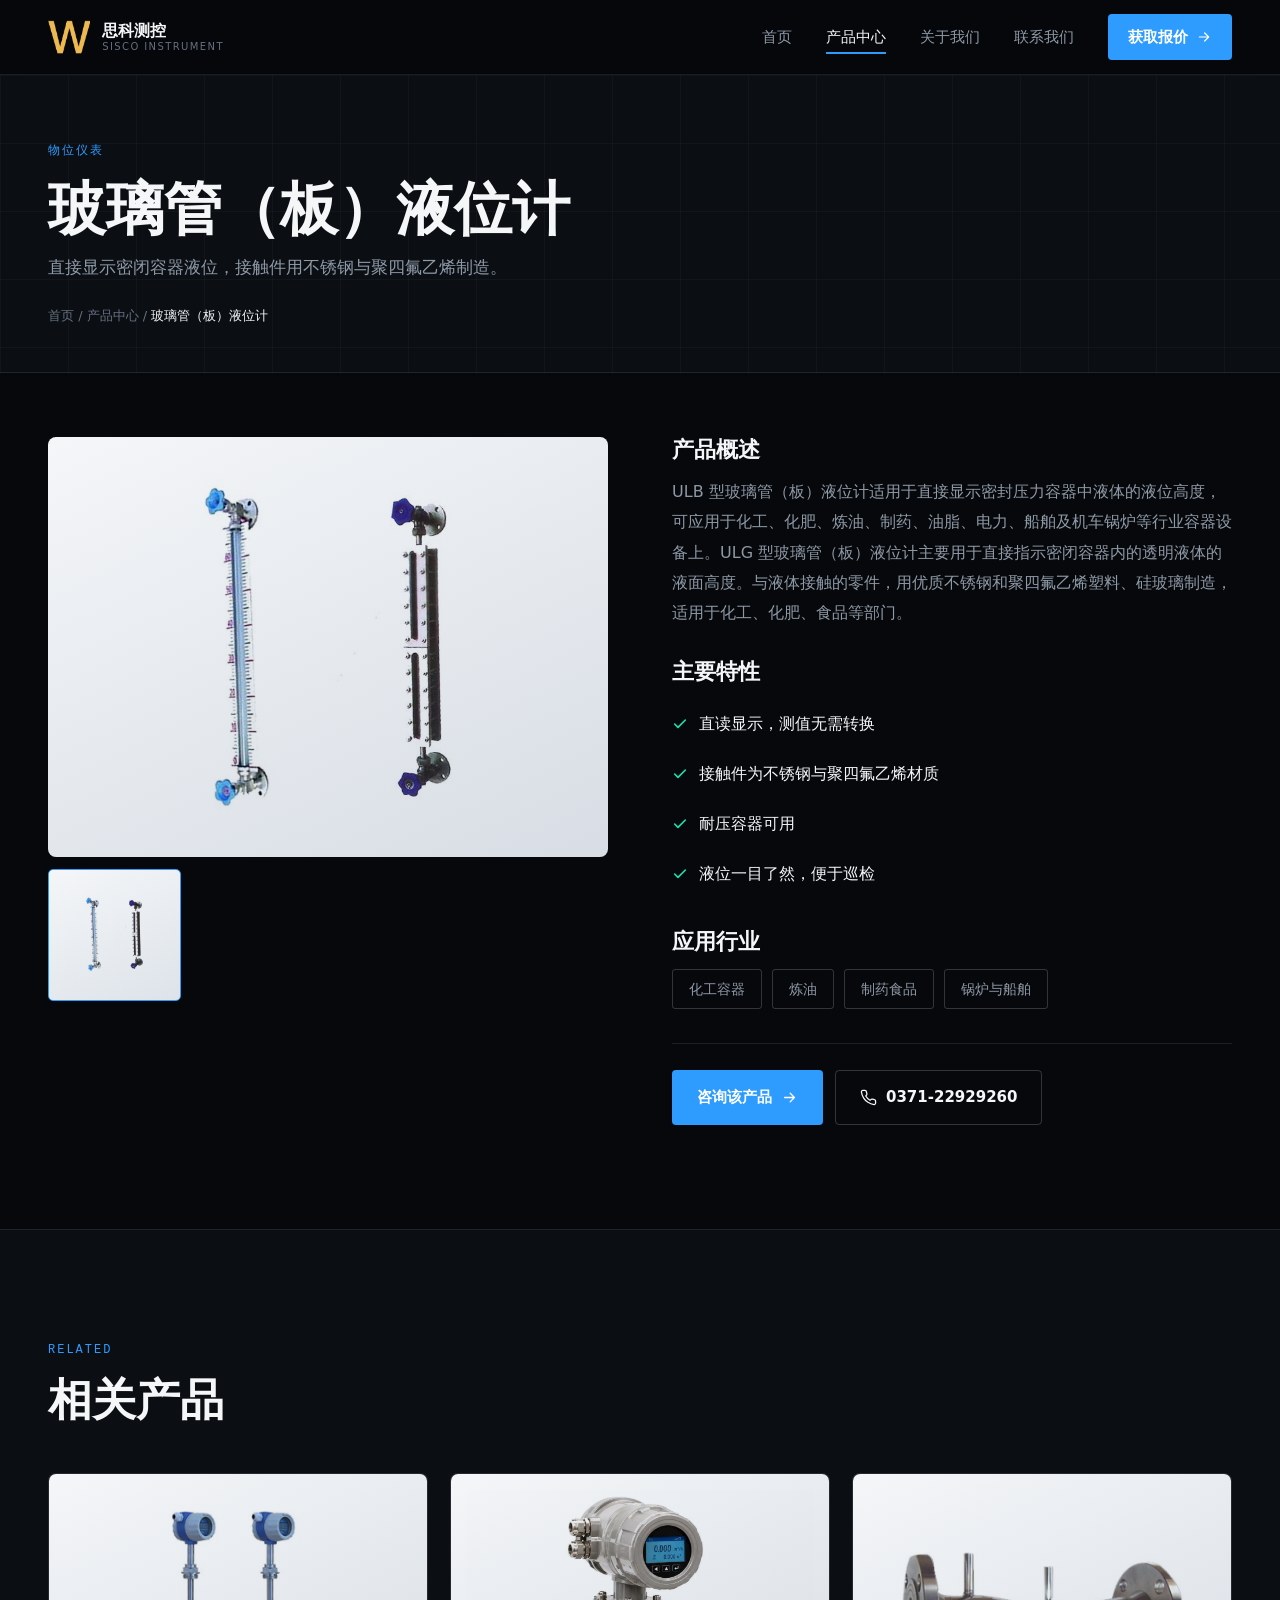
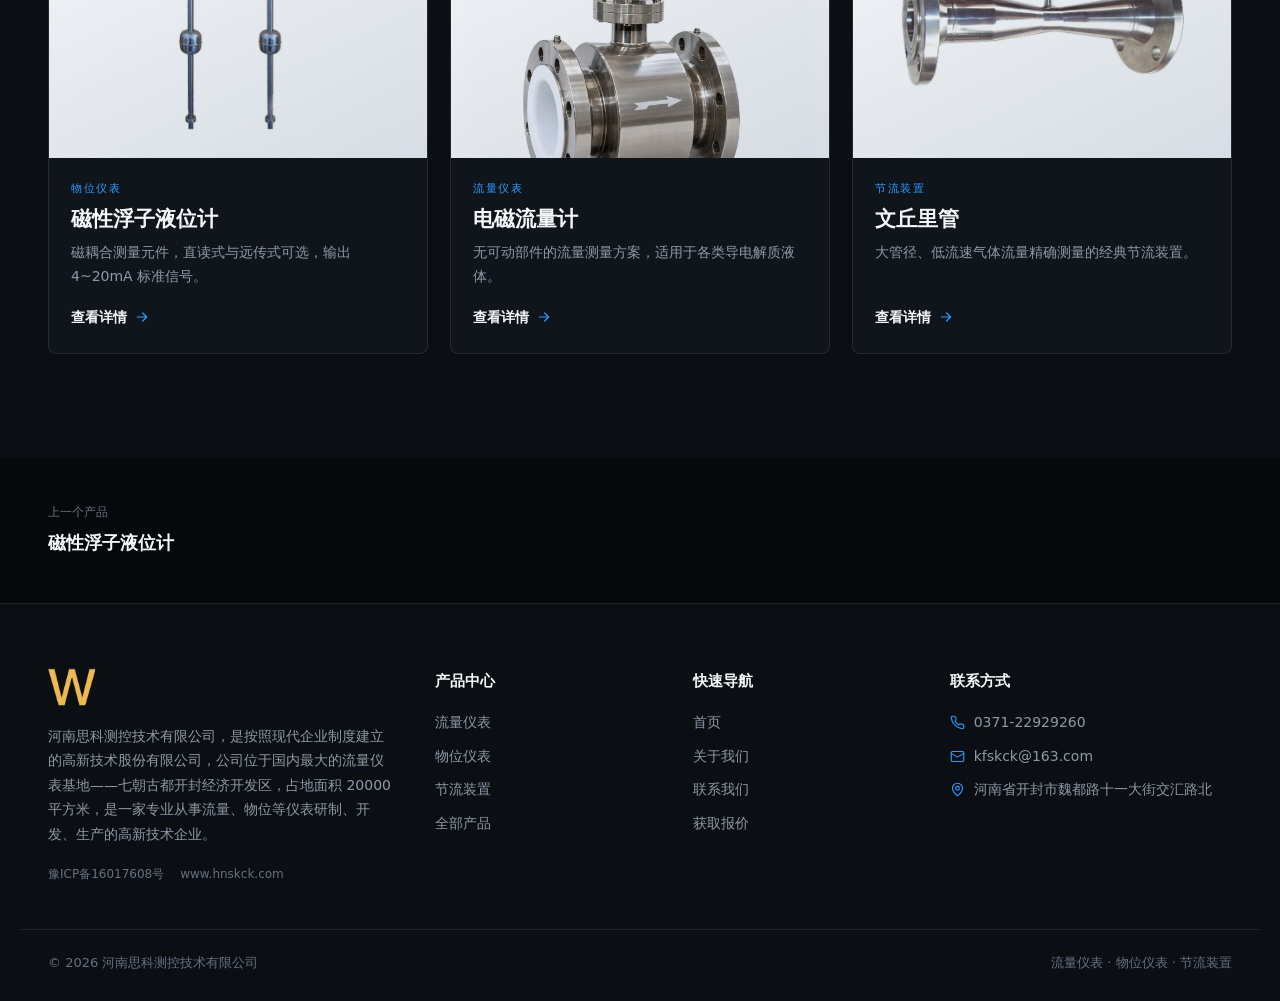
<file: product-glass-level-meter.html>
<!doctype html>
<html lang="zh-CN">
<head>
<meta charset="UTF-8">
<meta name="viewport" content="width=device-width, initial-scale=1">
<title>玻璃管（板）液位计 - 思科测控</title>
<meta name="description" content="直接显示密闭容器液位，接触件用不锈钢与聚四氟乙烯制造。">
<meta name="theme-color" content="#06080B">
<link rel="stylesheet" href="assets/sales.css">
</head>
<body>
<a class="skip-link" href="#main">跳到主要内容</a>
<header class="site-header">
  <div class="wrap header-inner">
    <a class="brand" href="index.html">
      <img class="brand-mark" src="assets/logo-mark.png" alt="思科测控">
      <span class="brand-text">
        <strong>思科测控</strong>
        <span>SISCO INSTRUMENT</span>
      </span>
    </a>
    <button class="nav-toggle" type="button" aria-expanded="false" aria-controls="nav-menu" aria-label="展开导航菜单"><svg viewBox="0 0 24 24" aria-hidden="true"><path d="M3 6h18M3 12h18M3 18h18"/></svg></button>
    <ul class="nav-menu" id="nav-menu">
      <li><a href="index.html">首页</a></li><li><a href="products.html" class="is-active" aria-current="page">产品中心</a></li><li><a href="about.html">关于我们</a></li><li><a href="contact.html">联系我们</a></li>
      <li class="nav-cta"><a href="contact.html">获取报价 <svg viewBox="0 0 24 24" aria-hidden="true"><path d="M5 12h14M13 6l6 6-6 6"/></svg></a></li>
    </ul>
  </div>
</header>
<main id="main">
  <section class="page-hero page-hero-tight">
    <div class="wrap">
      <span class="eyebrow">物位仪表</span>
      <h1>玻璃管（板）液位计</h1>
      <p class="lede">直接显示密闭容器液位，接触件用不锈钢与聚四氟乙烯制造。</p>
      <nav class="crumbs"><a href="index.html">首页</a> / <a href="products.html">产品中心</a> / <span>玻璃管（板）液位计</span></nav>
    </div>
  </section>
  <section class="section detail-sec">
    <div class="wrap detail-grid">
      <div class="detail-media">
        <div class="gallery-main"><img id="galleryMain" src="assets/glass-level-1.jpg" alt="玻璃管（板）液位计"></div>
        <div class="gallery-thumbs" id="galleryThumbs"><button type="button" data-src="assets/glass-level-1.jpg" aria-pressed="true" aria-label="查看第 1 张图片">
          <img src="assets/glass-level-1.jpg" alt="玻璃管（板）液位计 视图 1" loading="lazy">
        </button></div>
      </div>
      <div class="detail-info">
        <h2>产品概述</h2>
        <div class="prose"><p>ULB 型玻璃管（板）液位计适用于直接显示密封压力容器中液体的液位高度，可应用于化工、化肥、炼油、制药、油脂、电力、船舶及机车锅炉等行业容器设备上。ULG 型玻璃管（板）液位计主要用于直接指示密闭容器内的透明液体的液面高度。与液体接触的零件，用优质不锈钢和聚四氟乙烯塑料、硅玻璃制造，适用于化工、化肥、食品等部门。</p></div>
        <h2>主要特性</h2>
        <ul class="tick-list big"><li><svg viewBox="0 0 24 24" aria-hidden="true"><path d="m20 6-11 11-5-5"/></svg><span>直读显示，测值无需转换</span></li><li><svg viewBox="0 0 24 24" aria-hidden="true"><path d="m20 6-11 11-5-5"/></svg><span>接触件为不锈钢与聚四氟乙烯材质</span></li><li><svg viewBox="0 0 24 24" aria-hidden="true"><path d="m20 6-11 11-5-5"/></svg><span>耐压容器可用</span></li><li><svg viewBox="0 0 24 24" aria-hidden="true"><path d="m20 6-11 11-5-5"/></svg><span>液位一目了然，便于巡检</span></li></ul>
        <h2>应用行业</h2>
        <div class="chips"><span>化工容器</span><span>炼油</span><span>制药食品</span><span>锅炉与船舶</span></div>
        
        <div class="detail-cta">
          <a class="btn btn-primary" href="contact.html?product=%E7%8E%BB%E7%92%83%E7%AE%A1%EF%BC%88%E6%9D%BF%EF%BC%89%E6%B6%B2%E4%BD%8D%E8%AE%A1">咨询该产品 <svg viewBox="0 0 24 24" aria-hidden="true"><path d="M5 12h14M13 6l6 6-6 6"/></svg></a>
          <a class="btn btn-ghost" href="tel:0371-22929260"><svg viewBox="0 0 24 24" aria-hidden="true"><path d="M22 16.9v3a2 2 0 0 1-2.2 2 19.8 19.8 0 0 1-8.6-3.1 19.5 19.5 0 0 1-6-6A19.8 19.8 0 0 1 2 4.2 2 2 0 0 1 4 2h3a2 2 0 0 1 2 1.7c.1 1 .4 1.9.7 2.8a2 2 0 0 1-.5 2.1L8.1 9.9a16 16 0 0 0 6 6l1.3-1.1a2 2 0 0 1 2.1-.5c.9.3 1.8.6 2.8.7a2 2 0 0 1 1.7 2z"/></svg> 0371-22929260</a>
        </div>
      </div>
    </div>
  </section>
  <section class="section related-sec">
    <div class="wrap">
      <header class="sec-head"><span class="eyebrow">RELATED</span><h2>相关产品</h2></header>
      <div class="p-grid"><a class="p-card" href="product-float-level-meter.html" data-cat="level" style="--i:0">
    <div class="p-card-stage">
      <img src="assets/float-level-1.jpg" alt="磁性浮子液位计" loading="lazy">
      <span class="p-card-glow"></span>
    </div>
    <div class="p-card-body">
      <span class="p-card-cat">物位仪表</span>
      <h3>磁性浮子液位计</h3>
      <p>磁耦合测量元件，直读式与远传式可选，输出 4~20mA 标准信号。</p>
      <span class="p-card-go">查看详情 <svg viewBox="0 0 24 24" aria-hidden="true"><path d="M5 12h14M13 6l6 6-6 6"/></svg></span>
    </div>
  </a><a class="p-card" href="product-electromagnetic-flowmeter.html" data-cat="flow" style="--i:1">
    <div class="p-card-stage">
      <img src="assets/emag-1.jpg" alt="电磁流量计" loading="lazy">
      <span class="p-card-glow"></span>
    </div>
    <div class="p-card-body">
      <span class="p-card-cat">流量仪表</span>
      <h3>电磁流量计</h3>
      <p>无可动部件的流量测量方案，适用于各类导电解质液体。</p>
      <span class="p-card-go">查看详情 <svg viewBox="0 0 24 24" aria-hidden="true"><path d="M5 12h14M13 6l6 6-6 6"/></svg></span>
    </div>
  </a><a class="p-card" href="product-venturi-tube.html" data-cat="throttle" style="--i:2">
    <div class="p-card-stage">
      <img src="assets/venturi-1.jpg" alt="文丘里管" loading="lazy">
      <span class="p-card-glow"></span>
    </div>
    <div class="p-card-body">
      <span class="p-card-cat">节流装置</span>
      <h3>文丘里管</h3>
      <p>大管径、低流速气体流量精确测量的经典节流装置。</p>
      <span class="p-card-go">查看详情 <svg viewBox="0 0 24 24" aria-hidden="true"><path d="M5 12h14M13 6l6 6-6 6"/></svg></span>
    </div>
  </a></div>
    </div>
  </section>
  <nav class="pager wrap">
    <a class="pager-link" href="product-float-level-meter.html"><span>上一个产品</span><strong>磁性浮子液位计</strong></a>
    <span></span>
  </nav>
  
</main>
<footer class="site-footer">
  <div class="wrap footer-top">
    <div class="footer-brand">
      <img src="assets/logo-mark.png" alt="思科测控">
      <p>河南思科测控技术有限公司，是按照现代企业制度建立的高新技术股份有限公司，公司位于国内最大的流量仪表基地——七朝古都开封经济开发区，占地面积 20000 平方米，是一家专业从事流量、物位等仪表研制、开发、生产的高新技术企业。</p>
      <div class="footer-badges">
        <span>豫ICP备16017608号</span>
        <span>www.hnskck.com</span>
      </div>
    </div>
    <div>
      <h4>产品中心</h4>
      <ul><li><a href="products.html?cat=flow">流量仪表</a></li><li><a href="products.html?cat=level">物位仪表</a></li><li><a href="products.html?cat=throttle">节流装置</a></li><li><a href="products.html">全部产品</a></li></ul>
    </div>
    <div>
      <h4>快速导航</h4>
      <ul>
        <li><a href="index.html">首页</a></li>
        <li><a href="about.html">关于我们</a></li>
        <li><a href="contact.html">联系我们</a></li>
        <li><a href="contact.html">获取报价</a></li>
      </ul>
    </div>
    <div>
      <h4>联系方式</h4>
      <ul class="footer-contact">
        <li><svg viewBox="0 0 24 24" aria-hidden="true"><path d="M22 16.9v3a2 2 0 0 1-2.2 2 19.8 19.8 0 0 1-8.6-3.1 19.5 19.5 0 0 1-6-6A19.8 19.8 0 0 1 2 4.2 2 2 0 0 1 4 2h3a2 2 0 0 1 2 1.7c.1 1 .4 1.9.7 2.8a2 2 0 0 1-.5 2.1L8.1 9.9a16 16 0 0 0 6 6l1.3-1.1a2 2 0 0 1 2.1-.5c.9.3 1.8.6 2.8.7a2 2 0 0 1 1.7 2z"/></svg><a href="tel:0371-22929260">0371-22929260</a></li>
        <li><svg viewBox="0 0 24 24" aria-hidden="true"><rect x="2" y="4" width="20" height="16" rx="2"/><path d="m2 7 10 6 10-6"/></svg><a href="mailto:kfskck@163.com">kfskck@163.com</a></li>
        <li><svg viewBox="0 0 24 24" aria-hidden="true"><path d="M20 10c0 6-8 12-8 12s-8-6-8-12a8 8 0 0 1 16 0z"/><circle cx="12" cy="10" r="3"/></svg><span>河南省开封市魏都路十一大街交汇路北</span></li>
      </ul>
    </div>
  </div>
  <div class="wrap footer-bottom">
    <span>© 2026 河南思科测控技术有限公司</span>
    <span>流量仪表 · 物位仪表 · 节流装置</span>
  </div>
</footer>
<script src="assets/validate.js"></script>
<script src="assets/sales.js"></script>
</body>
</html>
</file>
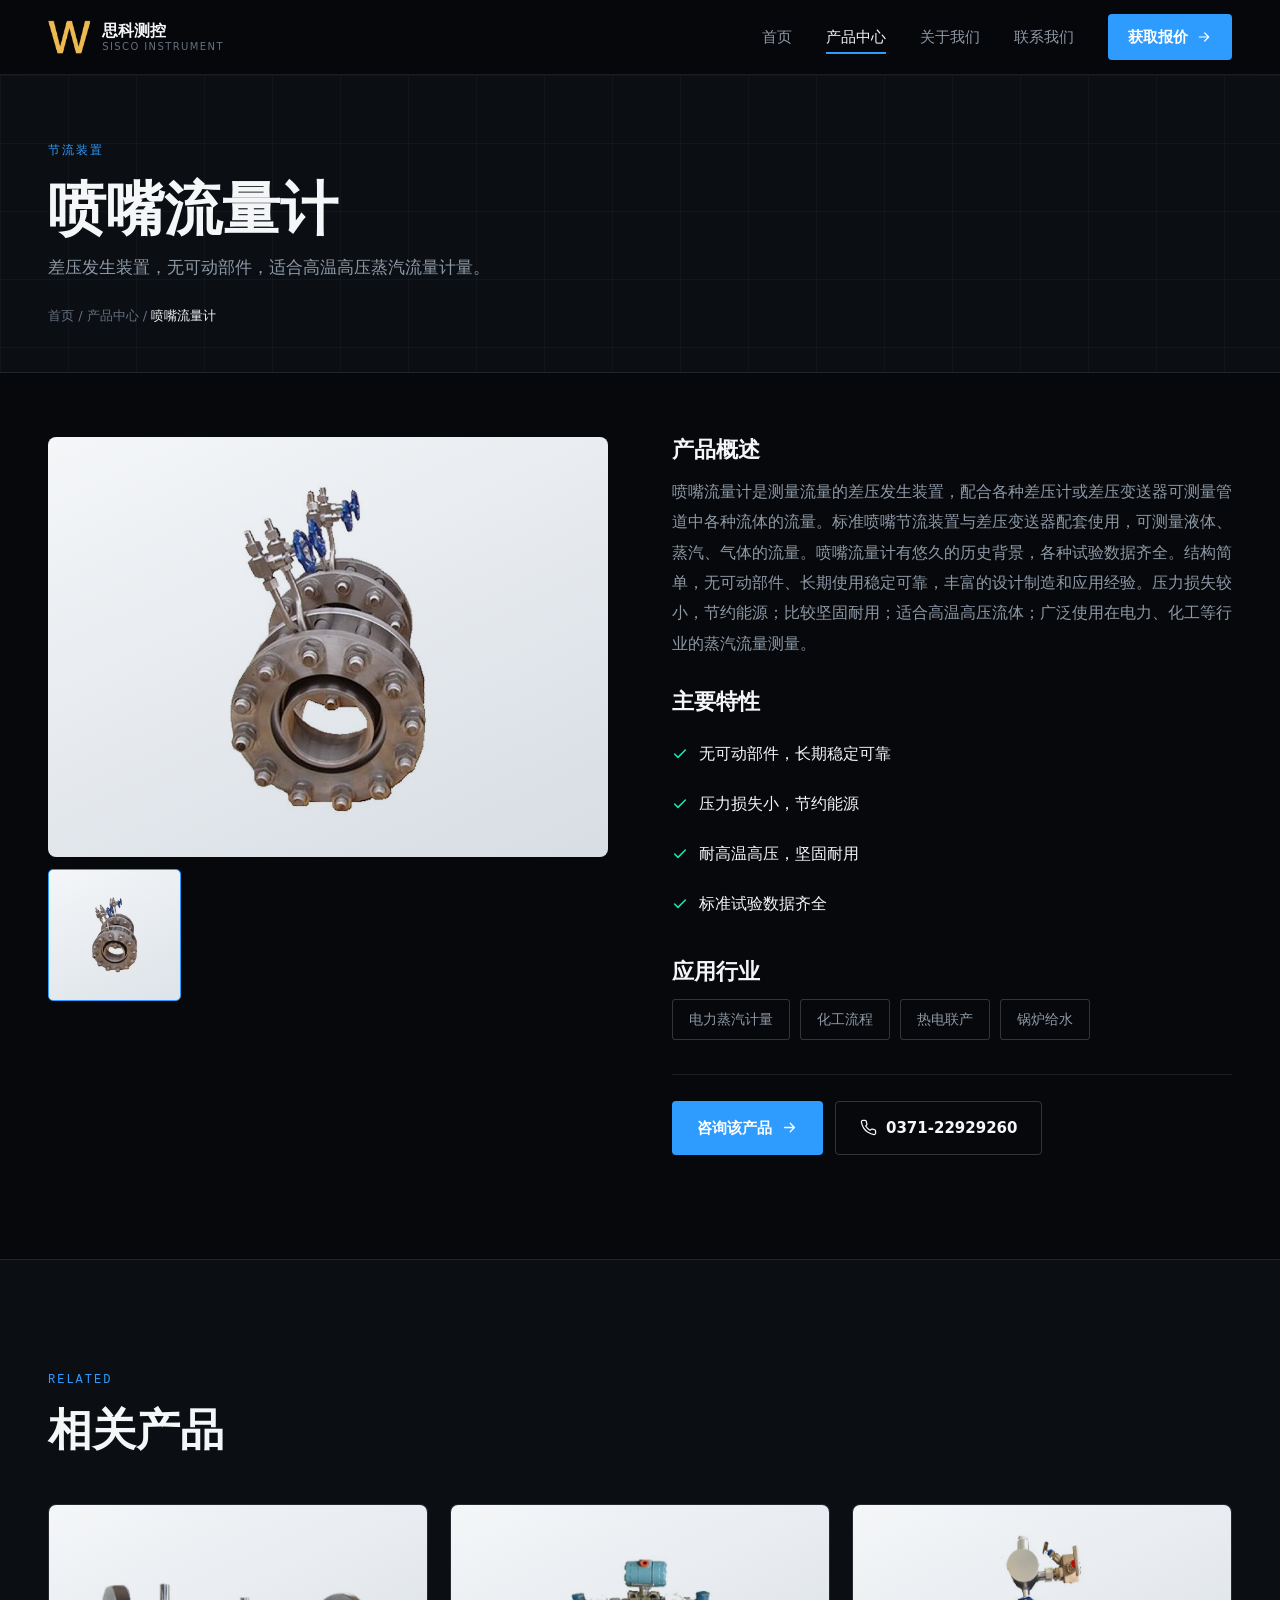
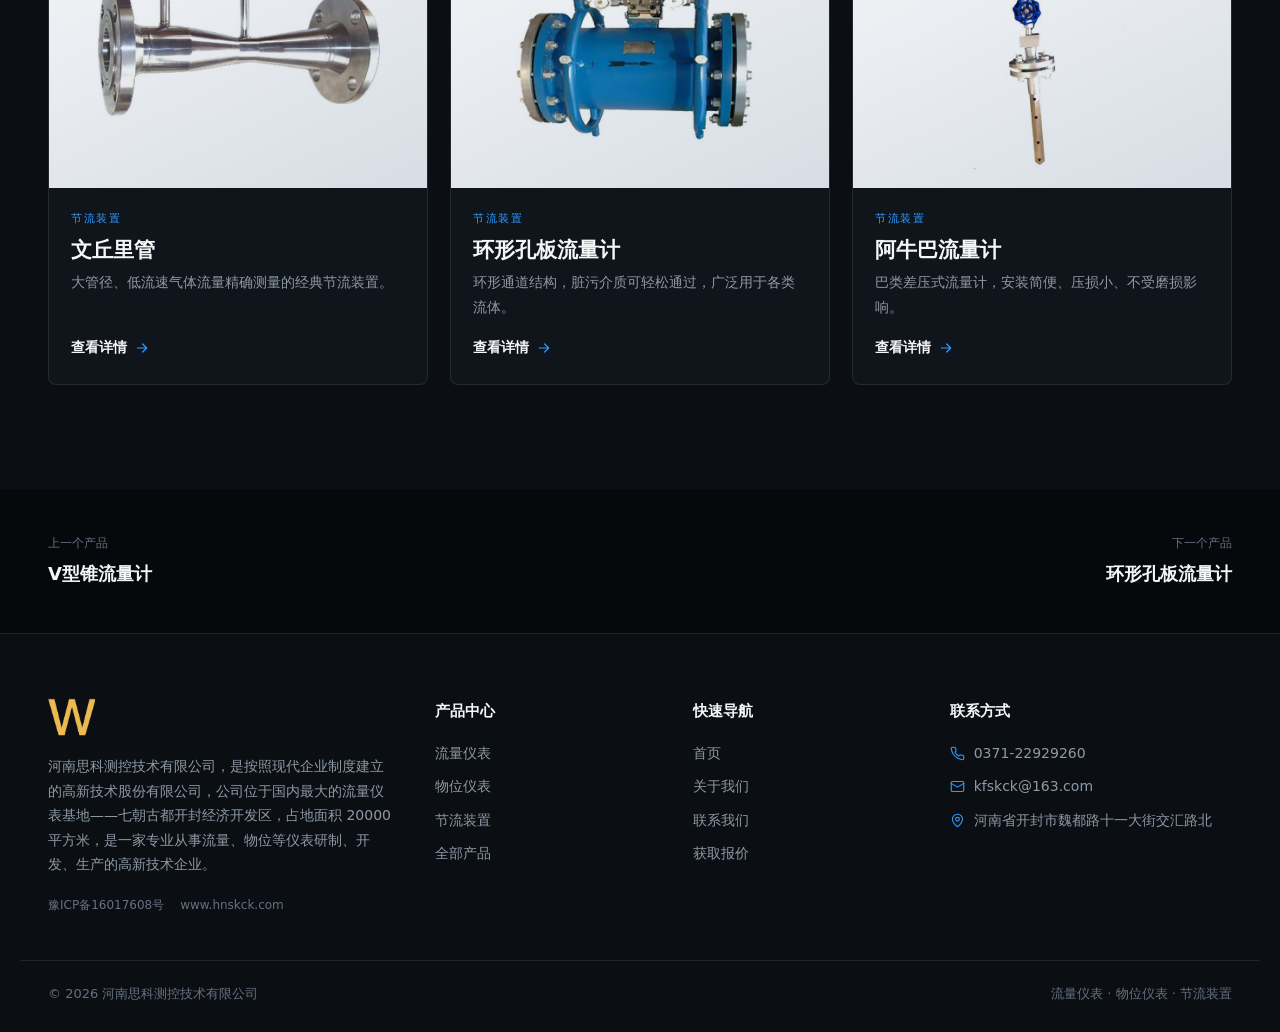
<file: product-nozzle-flowmeter.html>
<!doctype html>
<html lang="zh-CN">
<head>
<meta charset="UTF-8">
<meta name="viewport" content="width=device-width, initial-scale=1">
<title>喷嘴流量计 - 思科测控</title>
<meta name="description" content="差压发生装置，无可动部件，适合高温高压蒸汽流量计量。">
<meta name="theme-color" content="#06080B">
<link rel="stylesheet" href="assets/sales.css">
</head>
<body>
<a class="skip-link" href="#main">跳到主要内容</a>
<header class="site-header">
  <div class="wrap header-inner">
    <a class="brand" href="index.html">
      <img class="brand-mark" src="assets/logo-mark.png" alt="思科测控">
      <span class="brand-text">
        <strong>思科测控</strong>
        <span>SISCO INSTRUMENT</span>
      </span>
    </a>
    <button class="nav-toggle" type="button" aria-expanded="false" aria-controls="nav-menu" aria-label="展开导航菜单"><svg viewBox="0 0 24 24" aria-hidden="true"><path d="M3 6h18M3 12h18M3 18h18"/></svg></button>
    <ul class="nav-menu" id="nav-menu">
      <li><a href="index.html">首页</a></li><li><a href="products.html" class="is-active" aria-current="page">产品中心</a></li><li><a href="about.html">关于我们</a></li><li><a href="contact.html">联系我们</a></li>
      <li class="nav-cta"><a href="contact.html">获取报价 <svg viewBox="0 0 24 24" aria-hidden="true"><path d="M5 12h14M13 6l6 6-6 6"/></svg></a></li>
    </ul>
  </div>
</header>
<main id="main">
  <section class="page-hero page-hero-tight">
    <div class="wrap">
      <span class="eyebrow">节流装置</span>
      <h1>喷嘴流量计</h1>
      <p class="lede">差压发生装置，无可动部件，适合高温高压蒸汽流量计量。</p>
      <nav class="crumbs"><a href="index.html">首页</a> / <a href="products.html">产品中心</a> / <span>喷嘴流量计</span></nav>
    </div>
  </section>
  <section class="section detail-sec">
    <div class="wrap detail-grid">
      <div class="detail-media">
        <div class="gallery-main"><img id="galleryMain" src="assets/nozzle-1.jpg" alt="喷嘴流量计"></div>
        <div class="gallery-thumbs" id="galleryThumbs"><button type="button" data-src="assets/nozzle-1.jpg" aria-pressed="true" aria-label="查看第 1 张图片">
          <img src="assets/nozzle-1.jpg" alt="喷嘴流量计 视图 1" loading="lazy">
        </button></div>
      </div>
      <div class="detail-info">
        <h2>产品概述</h2>
        <div class="prose"><p>喷嘴流量计是测量流量的差压发生装置，配合各种差压计或差压变送器可测量管道中各种流体的流量。标准喷嘴节流装置与差压变送器配套使用，可测量液体、蒸汽、气体的流量。喷嘴流量计有悠久的历史背景，各种试验数据齐全。结构简单，无可动部件、长期使用稳定可靠，丰富的设计制造和应用经验。压力损失较小，节约能源；比较坚固耐用；适合高温高压流体；广泛使用在电力、化工等行业的蒸汽流量测量。</p></div>
        <h2>主要特性</h2>
        <ul class="tick-list big"><li><svg viewBox="0 0 24 24" aria-hidden="true"><path d="m20 6-11 11-5-5"/></svg><span>无可动部件，长期稳定可靠</span></li><li><svg viewBox="0 0 24 24" aria-hidden="true"><path d="m20 6-11 11-5-5"/></svg><span>压力损失小，节约能源</span></li><li><svg viewBox="0 0 24 24" aria-hidden="true"><path d="m20 6-11 11-5-5"/></svg><span>耐高温高压，坚固耐用</span></li><li><svg viewBox="0 0 24 24" aria-hidden="true"><path d="m20 6-11 11-5-5"/></svg><span>标准试验数据齐全</span></li></ul>
        <h2>应用行业</h2>
        <div class="chips"><span>电力蒸汽计量</span><span>化工流程</span><span>热电联产</span><span>锅炉给水</span></div>
        
        <div class="detail-cta">
          <a class="btn btn-primary" href="contact.html?product=%E5%96%B7%E5%98%B4%E6%B5%81%E9%87%8F%E8%AE%A1">咨询该产品 <svg viewBox="0 0 24 24" aria-hidden="true"><path d="M5 12h14M13 6l6 6-6 6"/></svg></a>
          <a class="btn btn-ghost" href="tel:0371-22929260"><svg viewBox="0 0 24 24" aria-hidden="true"><path d="M22 16.9v3a2 2 0 0 1-2.2 2 19.8 19.8 0 0 1-8.6-3.1 19.5 19.5 0 0 1-6-6A19.8 19.8 0 0 1 2 4.2 2 2 0 0 1 4 2h3a2 2 0 0 1 2 1.7c.1 1 .4 1.9.7 2.8a2 2 0 0 1-.5 2.1L8.1 9.9a16 16 0 0 0 6 6l1.3-1.1a2 2 0 0 1 2.1-.5c.9.3 1.8.6 2.8.7a2 2 0 0 1 1.7 2z"/></svg> 0371-22929260</a>
        </div>
      </div>
    </div>
  </section>
  <section class="section related-sec">
    <div class="wrap">
      <header class="sec-head"><span class="eyebrow">RELATED</span><h2>相关产品</h2></header>
      <div class="p-grid"><a class="p-card" href="product-venturi-tube.html" data-cat="throttle" style="--i:0">
    <div class="p-card-stage">
      <img src="assets/venturi-1.jpg" alt="文丘里管" loading="lazy">
      <span class="p-card-glow"></span>
    </div>
    <div class="p-card-body">
      <span class="p-card-cat">节流装置</span>
      <h3>文丘里管</h3>
      <p>大管径、低流速气体流量精确测量的经典节流装置。</p>
      <span class="p-card-go">查看详情 <svg viewBox="0 0 24 24" aria-hidden="true"><path d="M5 12h14M13 6l6 6-6 6"/></svg></span>
    </div>
  </a><a class="p-card" href="product-annular-orifice.html" data-cat="throttle" style="--i:1">
    <div class="p-card-stage">
      <img src="assets/annular-orifice-1.jpg" alt="环形孔板流量计" loading="lazy">
      <span class="p-card-glow"></span>
    </div>
    <div class="p-card-body">
      <span class="p-card-cat">节流装置</span>
      <h3>环形孔板流量计</h3>
      <p>环形通道结构，脏污介质可轻松通过，广泛用于各类流体。</p>
      <span class="p-card-go">查看详情 <svg viewBox="0 0 24 24" aria-hidden="true"><path d="M5 12h14M13 6l6 6-6 6"/></svg></span>
    </div>
  </a><a class="p-card" href="product-annubar-flowmeter.html" data-cat="throttle" style="--i:2">
    <div class="p-card-stage">
      <img src="assets/annubar-1.jpg" alt="阿牛巴流量计" loading="lazy">
      <span class="p-card-glow"></span>
    </div>
    <div class="p-card-body">
      <span class="p-card-cat">节流装置</span>
      <h3>阿牛巴流量计</h3>
      <p>巴类差压式流量计，安装简便、压损小、不受磨损影响。</p>
      <span class="p-card-go">查看详情 <svg viewBox="0 0 24 24" aria-hidden="true"><path d="M5 12h14M13 6l6 6-6 6"/></svg></span>
    </div>
  </a></div>
    </div>
  </section>
  <nav class="pager wrap">
    <a class="pager-link" href="product-vcone-flowmeter.html"><span>上一个产品</span><strong>V型锥流量计</strong></a>
    <a class="pager-link right" href="product-annular-orifice.html"><span>下一个产品</span><strong>环形孔板流量计</strong></a>
  </nav>
  
</main>
<footer class="site-footer">
  <div class="wrap footer-top">
    <div class="footer-brand">
      <img src="assets/logo-mark.png" alt="思科测控">
      <p>河南思科测控技术有限公司，是按照现代企业制度建立的高新技术股份有限公司，公司位于国内最大的流量仪表基地——七朝古都开封经济开发区，占地面积 20000 平方米，是一家专业从事流量、物位等仪表研制、开发、生产的高新技术企业。</p>
      <div class="footer-badges">
        <span>豫ICP备16017608号</span>
        <span>www.hnskck.com</span>
      </div>
    </div>
    <div>
      <h4>产品中心</h4>
      <ul><li><a href="products.html?cat=flow">流量仪表</a></li><li><a href="products.html?cat=level">物位仪表</a></li><li><a href="products.html?cat=throttle">节流装置</a></li><li><a href="products.html">全部产品</a></li></ul>
    </div>
    <div>
      <h4>快速导航</h4>
      <ul>
        <li><a href="index.html">首页</a></li>
        <li><a href="about.html">关于我们</a></li>
        <li><a href="contact.html">联系我们</a></li>
        <li><a href="contact.html">获取报价</a></li>
      </ul>
    </div>
    <div>
      <h4>联系方式</h4>
      <ul class="footer-contact">
        <li><svg viewBox="0 0 24 24" aria-hidden="true"><path d="M22 16.9v3a2 2 0 0 1-2.2 2 19.8 19.8 0 0 1-8.6-3.1 19.5 19.5 0 0 1-6-6A19.8 19.8 0 0 1 2 4.2 2 2 0 0 1 4 2h3a2 2 0 0 1 2 1.7c.1 1 .4 1.9.7 2.8a2 2 0 0 1-.5 2.1L8.1 9.9a16 16 0 0 0 6 6l1.3-1.1a2 2 0 0 1 2.1-.5c.9.3 1.8.6 2.8.7a2 2 0 0 1 1.7 2z"/></svg><a href="tel:0371-22929260">0371-22929260</a></li>
        <li><svg viewBox="0 0 24 24" aria-hidden="true"><rect x="2" y="4" width="20" height="16" rx="2"/><path d="m2 7 10 6 10-6"/></svg><a href="mailto:kfskck@163.com">kfskck@163.com</a></li>
        <li><svg viewBox="0 0 24 24" aria-hidden="true"><path d="M20 10c0 6-8 12-8 12s-8-6-8-12a8 8 0 0 1 16 0z"/><circle cx="12" cy="10" r="3"/></svg><span>河南省开封市魏都路十一大街交汇路北</span></li>
      </ul>
    </div>
  </div>
  <div class="wrap footer-bottom">
    <span>© 2026 河南思科测控技术有限公司</span>
    <span>流量仪表 · 物位仪表 · 节流装置</span>
  </div>
</footer>
<script src="assets/validate.js"></script>
<script src="assets/sales.js"></script>
</body>
</html>
</file>
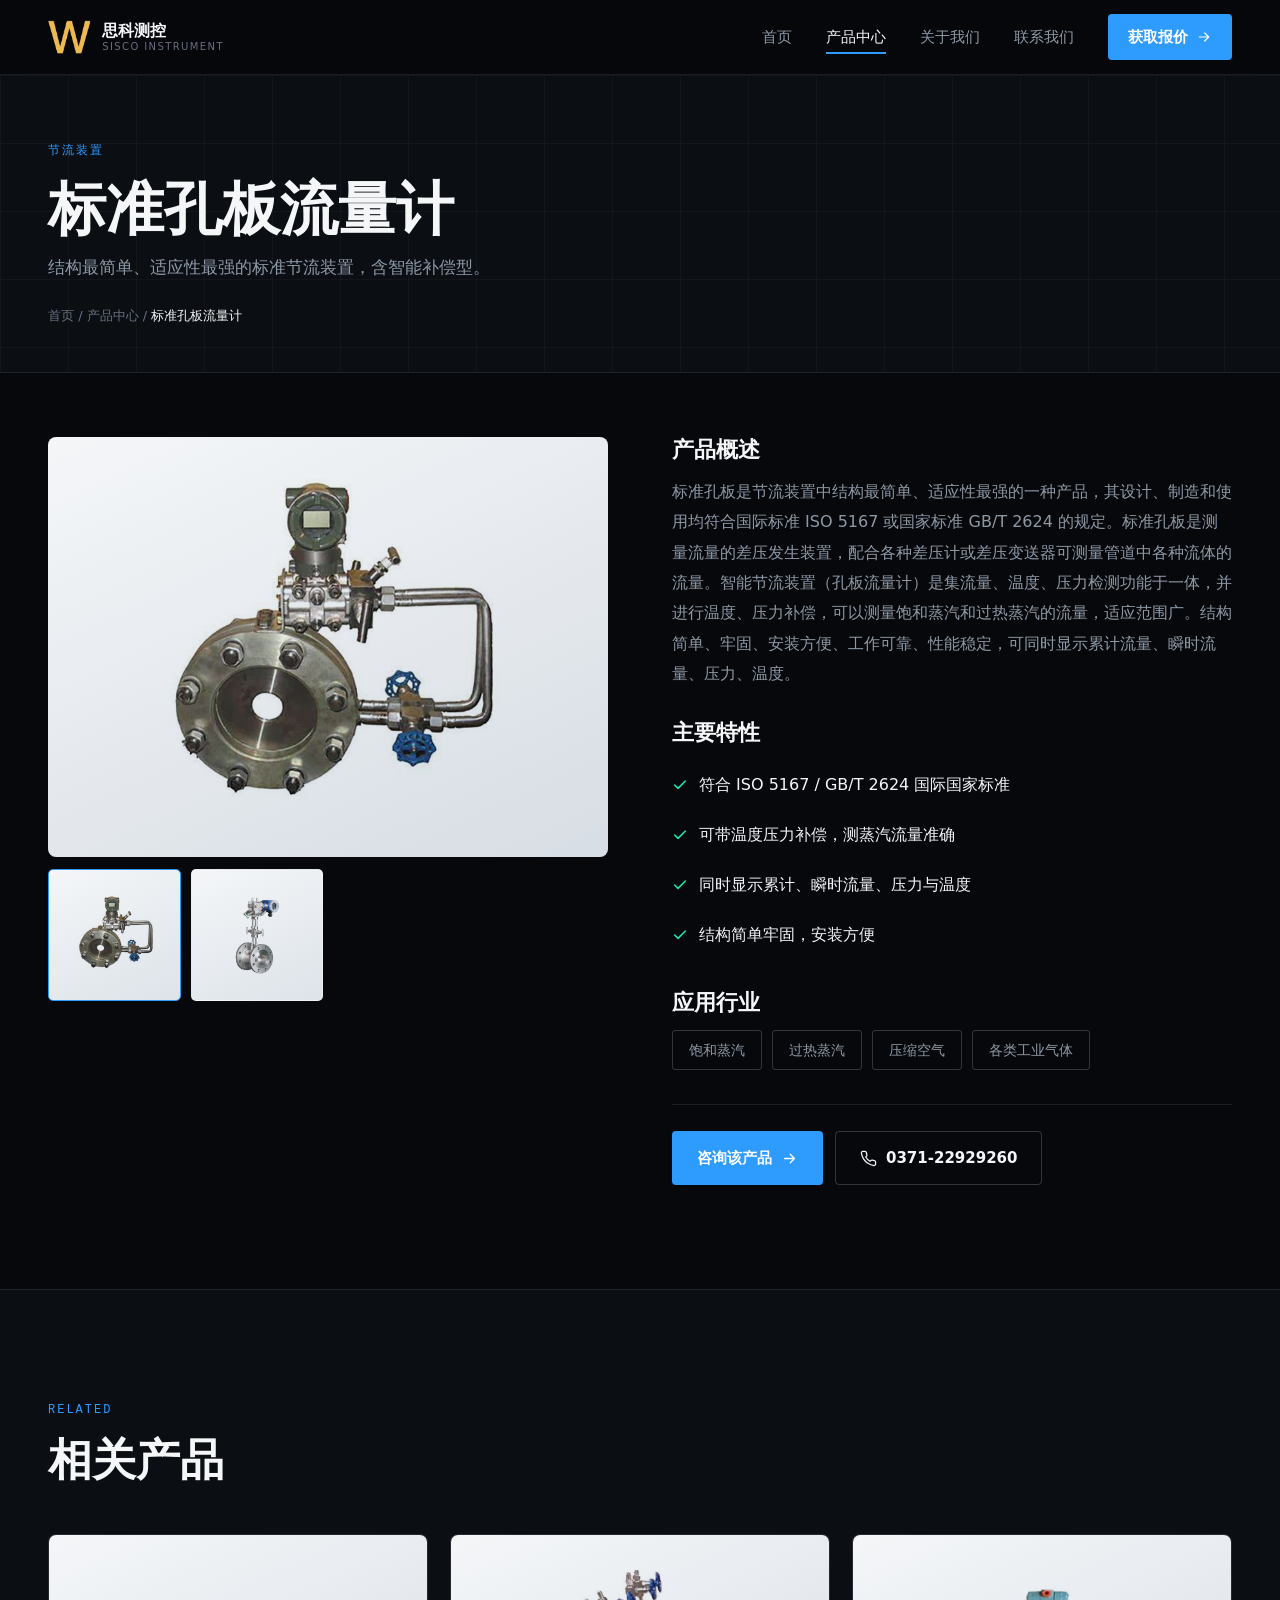
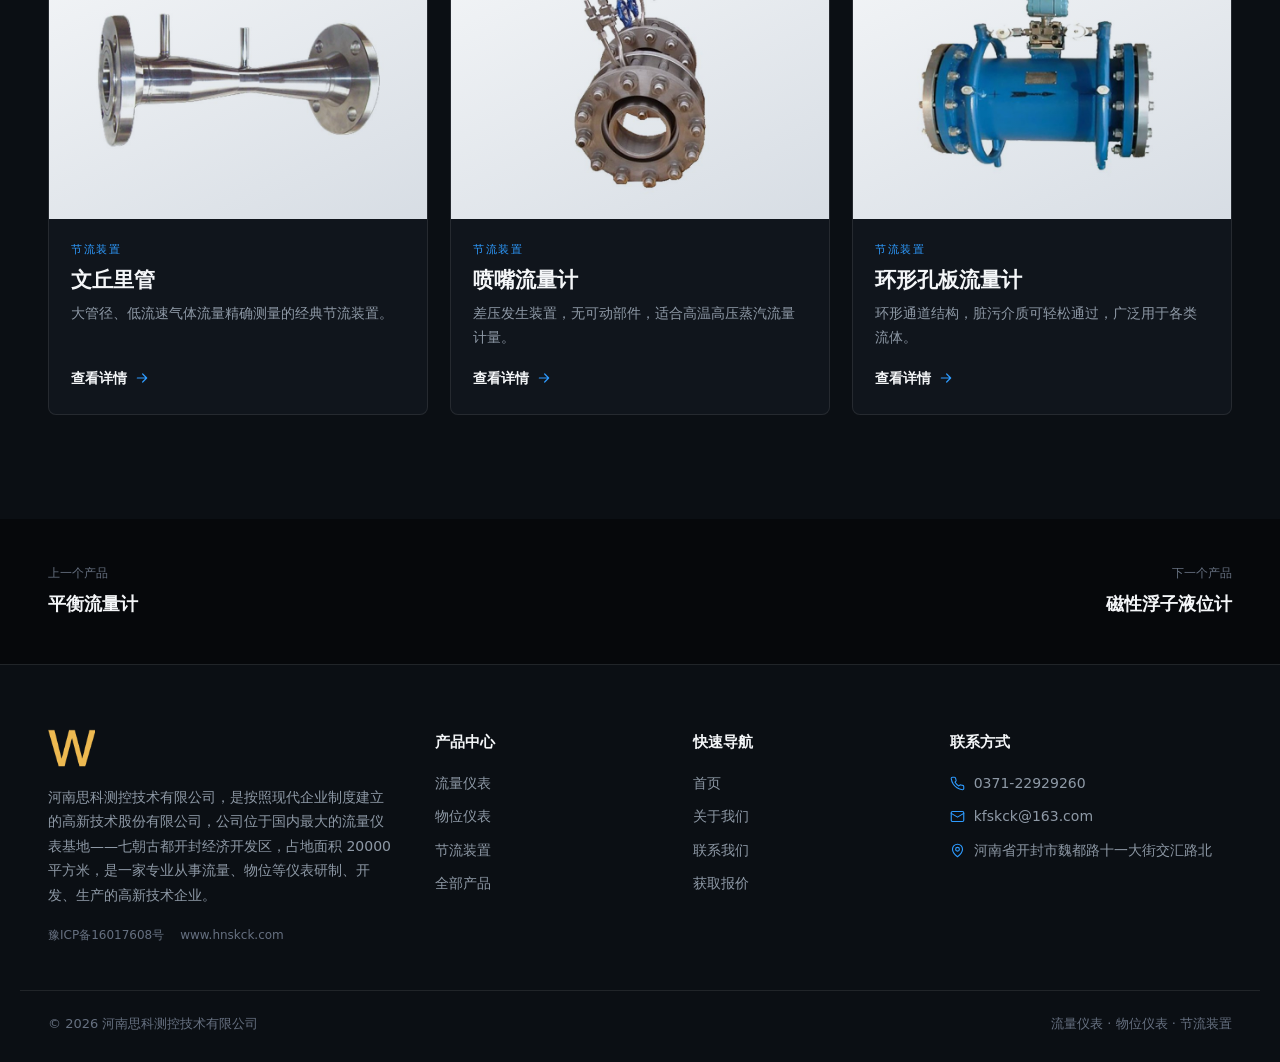
<file: product-standard-orifice.html>
<!doctype html>
<html lang="zh-CN">
<head>
<meta charset="UTF-8">
<meta name="viewport" content="width=device-width, initial-scale=1">
<title>标准孔板流量计 - 思科测控</title>
<meta name="description" content="结构最简单、适应性最强的标准节流装置，含智能补偿型。">
<meta name="theme-color" content="#06080B">
<link rel="stylesheet" href="assets/sales.css">
</head>
<body>
<a class="skip-link" href="#main">跳到主要内容</a>
<header class="site-header">
  <div class="wrap header-inner">
    <a class="brand" href="index.html">
      <img class="brand-mark" src="assets/logo-mark.png" alt="思科测控">
      <span class="brand-text">
        <strong>思科测控</strong>
        <span>SISCO INSTRUMENT</span>
      </span>
    </a>
    <button class="nav-toggle" type="button" aria-expanded="false" aria-controls="nav-menu" aria-label="展开导航菜单"><svg viewBox="0 0 24 24" aria-hidden="true"><path d="M3 6h18M3 12h18M3 18h18"/></svg></button>
    <ul class="nav-menu" id="nav-menu">
      <li><a href="index.html">首页</a></li><li><a href="products.html" class="is-active" aria-current="page">产品中心</a></li><li><a href="about.html">关于我们</a></li><li><a href="contact.html">联系我们</a></li>
      <li class="nav-cta"><a href="contact.html">获取报价 <svg viewBox="0 0 24 24" aria-hidden="true"><path d="M5 12h14M13 6l6 6-6 6"/></svg></a></li>
    </ul>
  </div>
</header>
<main id="main">
  <section class="page-hero page-hero-tight">
    <div class="wrap">
      <span class="eyebrow">节流装置</span>
      <h1>标准孔板流量计</h1>
      <p class="lede">结构最简单、适应性最强的标准节流装置，含智能补偿型。</p>
      <nav class="crumbs"><a href="index.html">首页</a> / <a href="products.html">产品中心</a> / <span>标准孔板流量计</span></nav>
    </div>
  </section>
  <section class="section detail-sec">
    <div class="wrap detail-grid">
      <div class="detail-media">
        <div class="gallery-main"><img id="galleryMain" src="assets/standard-orifice-1.jpg" alt="标准孔板流量计"></div>
        <div class="gallery-thumbs" id="galleryThumbs"><button type="button" data-src="assets/standard-orifice-1.jpg" aria-pressed="true" aria-label="查看第 1 张图片">
          <img src="assets/standard-orifice-1.jpg" alt="标准孔板流量计 视图 1" loading="lazy">
        </button><button type="button" data-src="assets/standard-orifice-2.jpg" aria-pressed="false" aria-label="查看第 2 张图片">
          <img src="assets/standard-orifice-2.jpg" alt="标准孔板流量计 视图 2" loading="lazy">
        </button></div>
      </div>
      <div class="detail-info">
        <h2>产品概述</h2>
        <div class="prose"><p>标准孔板是节流装置中结构最简单、适应性最强的一种产品，其设计、制造和使用均符合国际标准 ISO 5167 或国家标准 GB/T 2624 的规定。标准孔板是测量流量的差压发生装置，配合各种差压计或差压变送器可测量管道中各种流体的流量。智能节流装置（孔板流量计）是集流量、温度、压力检测功能于一体，并进行温度、压力补偿，可以测量饱和蒸汽和过热蒸汽的流量，适应范围广。结构简单、牢固、安装方便、工作可靠、性能稳定，可同时显示累计流量、瞬时流量、压力、温度。</p></div>
        <h2>主要特性</h2>
        <ul class="tick-list big"><li><svg viewBox="0 0 24 24" aria-hidden="true"><path d="m20 6-11 11-5-5"/></svg><span>符合 ISO 5167 / GB/T 2624 国际国家标准</span></li><li><svg viewBox="0 0 24 24" aria-hidden="true"><path d="m20 6-11 11-5-5"/></svg><span>可带温度压力补偿，测蒸汽流量准确</span></li><li><svg viewBox="0 0 24 24" aria-hidden="true"><path d="m20 6-11 11-5-5"/></svg><span>同时显示累计、瞬时流量、压力与温度</span></li><li><svg viewBox="0 0 24 24" aria-hidden="true"><path d="m20 6-11 11-5-5"/></svg><span>结构简单牢固，安装方便</span></li></ul>
        <h2>应用行业</h2>
        <div class="chips"><span>饱和蒸汽</span><span>过热蒸汽</span><span>压缩空气</span><span>各类工业气体</span></div>
        
        <div class="detail-cta">
          <a class="btn btn-primary" href="contact.html?product=%E6%A0%87%E5%87%86%E5%AD%94%E6%9D%BF%E6%B5%81%E9%87%8F%E8%AE%A1">咨询该产品 <svg viewBox="0 0 24 24" aria-hidden="true"><path d="M5 12h14M13 6l6 6-6 6"/></svg></a>
          <a class="btn btn-ghost" href="tel:0371-22929260"><svg viewBox="0 0 24 24" aria-hidden="true"><path d="M22 16.9v3a2 2 0 0 1-2.2 2 19.8 19.8 0 0 1-8.6-3.1 19.5 19.5 0 0 1-6-6A19.8 19.8 0 0 1 2 4.2 2 2 0 0 1 4 2h3a2 2 0 0 1 2 1.7c.1 1 .4 1.9.7 2.8a2 2 0 0 1-.5 2.1L8.1 9.9a16 16 0 0 0 6 6l1.3-1.1a2 2 0 0 1 2.1-.5c.9.3 1.8.6 2.8.7a2 2 0 0 1 1.7 2z"/></svg> 0371-22929260</a>
        </div>
      </div>
    </div>
  </section>
  <section class="section related-sec">
    <div class="wrap">
      <header class="sec-head"><span class="eyebrow">RELATED</span><h2>相关产品</h2></header>
      <div class="p-grid"><a class="p-card" href="product-venturi-tube.html" data-cat="throttle" style="--i:0">
    <div class="p-card-stage">
      <img src="assets/venturi-1.jpg" alt="文丘里管" loading="lazy">
      <span class="p-card-glow"></span>
    </div>
    <div class="p-card-body">
      <span class="p-card-cat">节流装置</span>
      <h3>文丘里管</h3>
      <p>大管径、低流速气体流量精确测量的经典节流装置。</p>
      <span class="p-card-go">查看详情 <svg viewBox="0 0 24 24" aria-hidden="true"><path d="M5 12h14M13 6l6 6-6 6"/></svg></span>
    </div>
  </a><a class="p-card" href="product-nozzle-flowmeter.html" data-cat="throttle" style="--i:1">
    <div class="p-card-stage">
      <img src="assets/nozzle-1.jpg" alt="喷嘴流量计" loading="lazy">
      <span class="p-card-glow"></span>
    </div>
    <div class="p-card-body">
      <span class="p-card-cat">节流装置</span>
      <h3>喷嘴流量计</h3>
      <p>差压发生装置，无可动部件，适合高温高压蒸汽流量计量。</p>
      <span class="p-card-go">查看详情 <svg viewBox="0 0 24 24" aria-hidden="true"><path d="M5 12h14M13 6l6 6-6 6"/></svg></span>
    </div>
  </a><a class="p-card" href="product-annular-orifice.html" data-cat="throttle" style="--i:2">
    <div class="p-card-stage">
      <img src="assets/annular-orifice-1.jpg" alt="环形孔板流量计" loading="lazy">
      <span class="p-card-glow"></span>
    </div>
    <div class="p-card-body">
      <span class="p-card-cat">节流装置</span>
      <h3>环形孔板流量计</h3>
      <p>环形通道结构，脏污介质可轻松通过，广泛用于各类流体。</p>
      <span class="p-card-go">查看详情 <svg viewBox="0 0 24 24" aria-hidden="true"><path d="M5 12h14M13 6l6 6-6 6"/></svg></span>
    </div>
  </a></div>
    </div>
  </section>
  <nav class="pager wrap">
    <a class="pager-link" href="product-balance-flowmeter.html"><span>上一个产品</span><strong>平衡流量计</strong></a>
    <a class="pager-link right" href="product-float-level-meter.html"><span>下一个产品</span><strong>磁性浮子液位计</strong></a>
  </nav>
  
</main>
<footer class="site-footer">
  <div class="wrap footer-top">
    <div class="footer-brand">
      <img src="assets/logo-mark.png" alt="思科测控">
      <p>河南思科测控技术有限公司，是按照现代企业制度建立的高新技术股份有限公司，公司位于国内最大的流量仪表基地——七朝古都开封经济开发区，占地面积 20000 平方米，是一家专业从事流量、物位等仪表研制、开发、生产的高新技术企业。</p>
      <div class="footer-badges">
        <span>豫ICP备16017608号</span>
        <span>www.hnskck.com</span>
      </div>
    </div>
    <div>
      <h4>产品中心</h4>
      <ul><li><a href="products.html?cat=flow">流量仪表</a></li><li><a href="products.html?cat=level">物位仪表</a></li><li><a href="products.html?cat=throttle">节流装置</a></li><li><a href="products.html">全部产品</a></li></ul>
    </div>
    <div>
      <h4>快速导航</h4>
      <ul>
        <li><a href="index.html">首页</a></li>
        <li><a href="about.html">关于我们</a></li>
        <li><a href="contact.html">联系我们</a></li>
        <li><a href="contact.html">获取报价</a></li>
      </ul>
    </div>
    <div>
      <h4>联系方式</h4>
      <ul class="footer-contact">
        <li><svg viewBox="0 0 24 24" aria-hidden="true"><path d="M22 16.9v3a2 2 0 0 1-2.2 2 19.8 19.8 0 0 1-8.6-3.1 19.5 19.5 0 0 1-6-6A19.8 19.8 0 0 1 2 4.2 2 2 0 0 1 4 2h3a2 2 0 0 1 2 1.7c.1 1 .4 1.9.7 2.8a2 2 0 0 1-.5 2.1L8.1 9.9a16 16 0 0 0 6 6l1.3-1.1a2 2 0 0 1 2.1-.5c.9.3 1.8.6 2.8.7a2 2 0 0 1 1.7 2z"/></svg><a href="tel:0371-22929260">0371-22929260</a></li>
        <li><svg viewBox="0 0 24 24" aria-hidden="true"><rect x="2" y="4" width="20" height="16" rx="2"/><path d="m2 7 10 6 10-6"/></svg><a href="mailto:kfskck@163.com">kfskck@163.com</a></li>
        <li><svg viewBox="0 0 24 24" aria-hidden="true"><path d="M20 10c0 6-8 12-8 12s-8-6-8-12a8 8 0 0 1 16 0z"/><circle cx="12" cy="10" r="3"/></svg><span>河南省开封市魏都路十一大街交汇路北</span></li>
      </ul>
    </div>
  </div>
  <div class="wrap footer-bottom">
    <span>© 2026 河南思科测控技术有限公司</span>
    <span>流量仪表 · 物位仪表 · 节流装置</span>
  </div>
</footer>
<script src="assets/validate.js"></script>
<script src="assets/sales.js"></script>
</body>
</html>
</file>
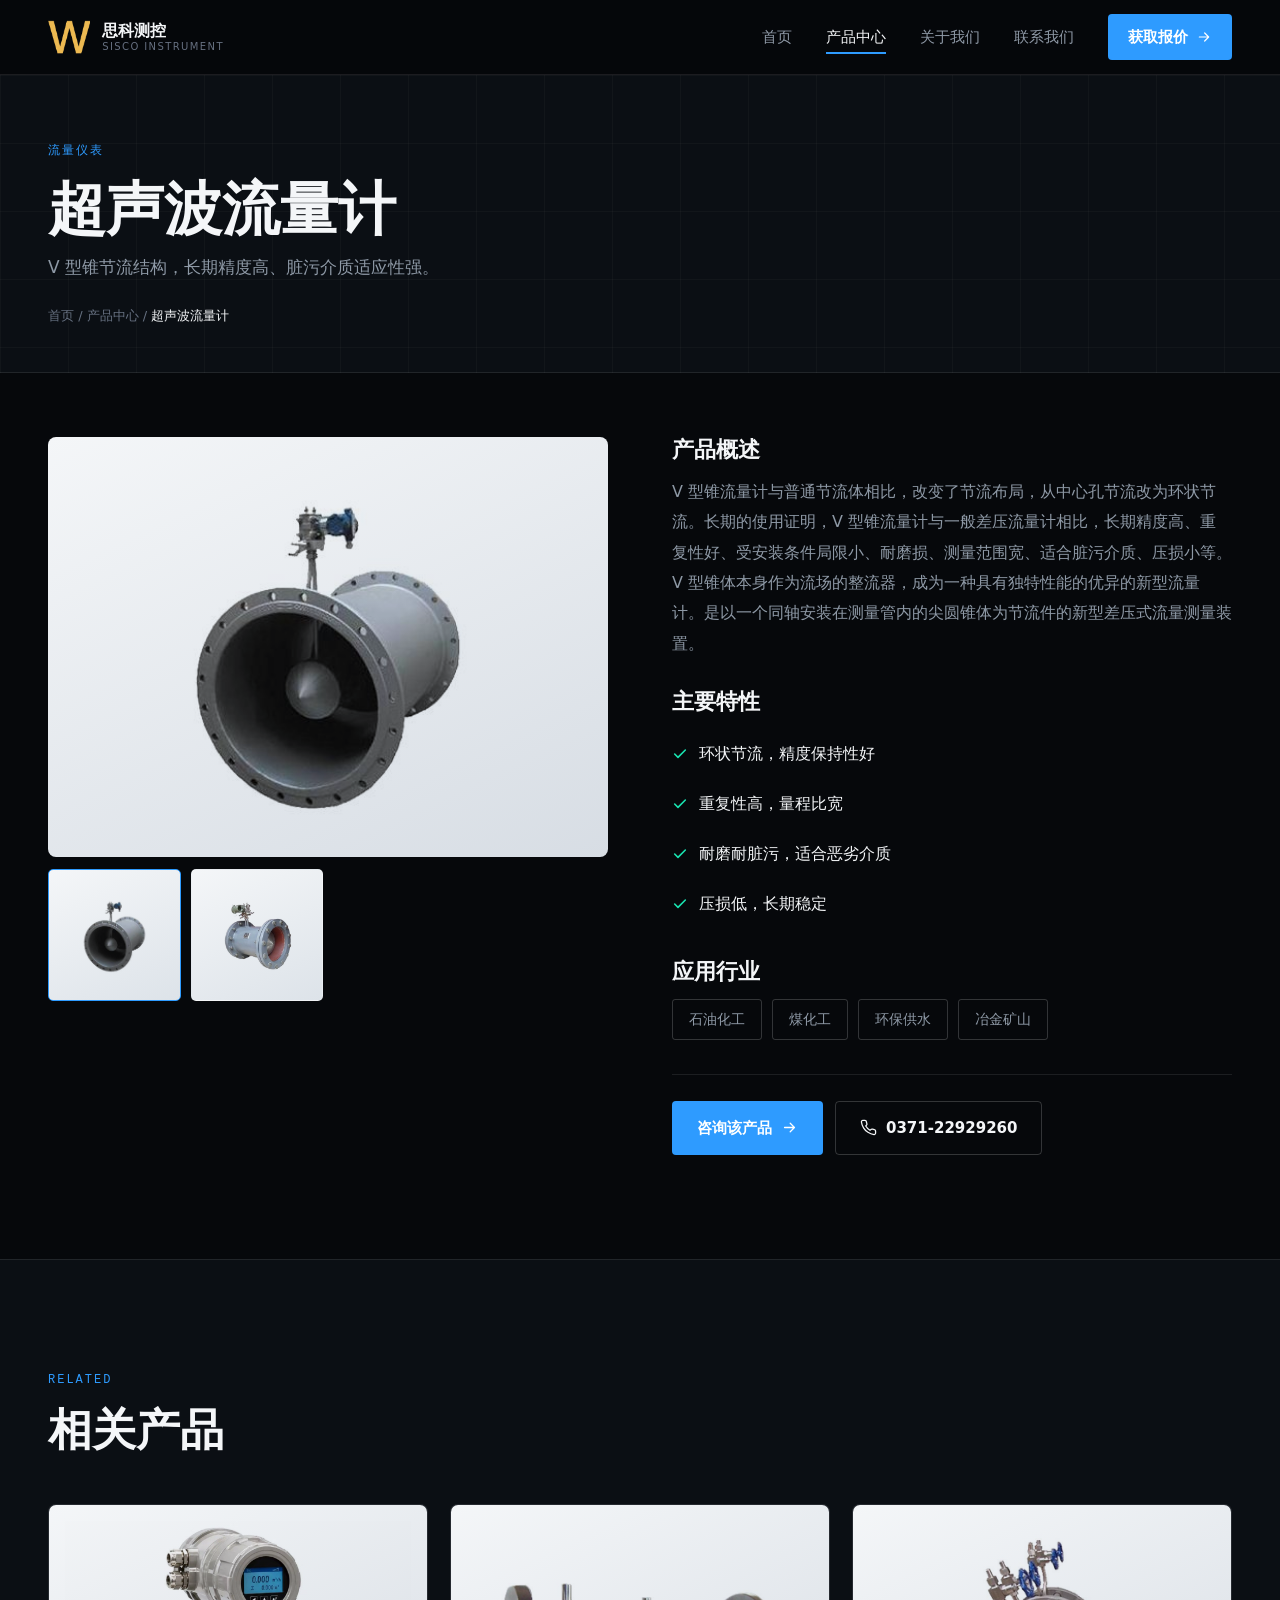
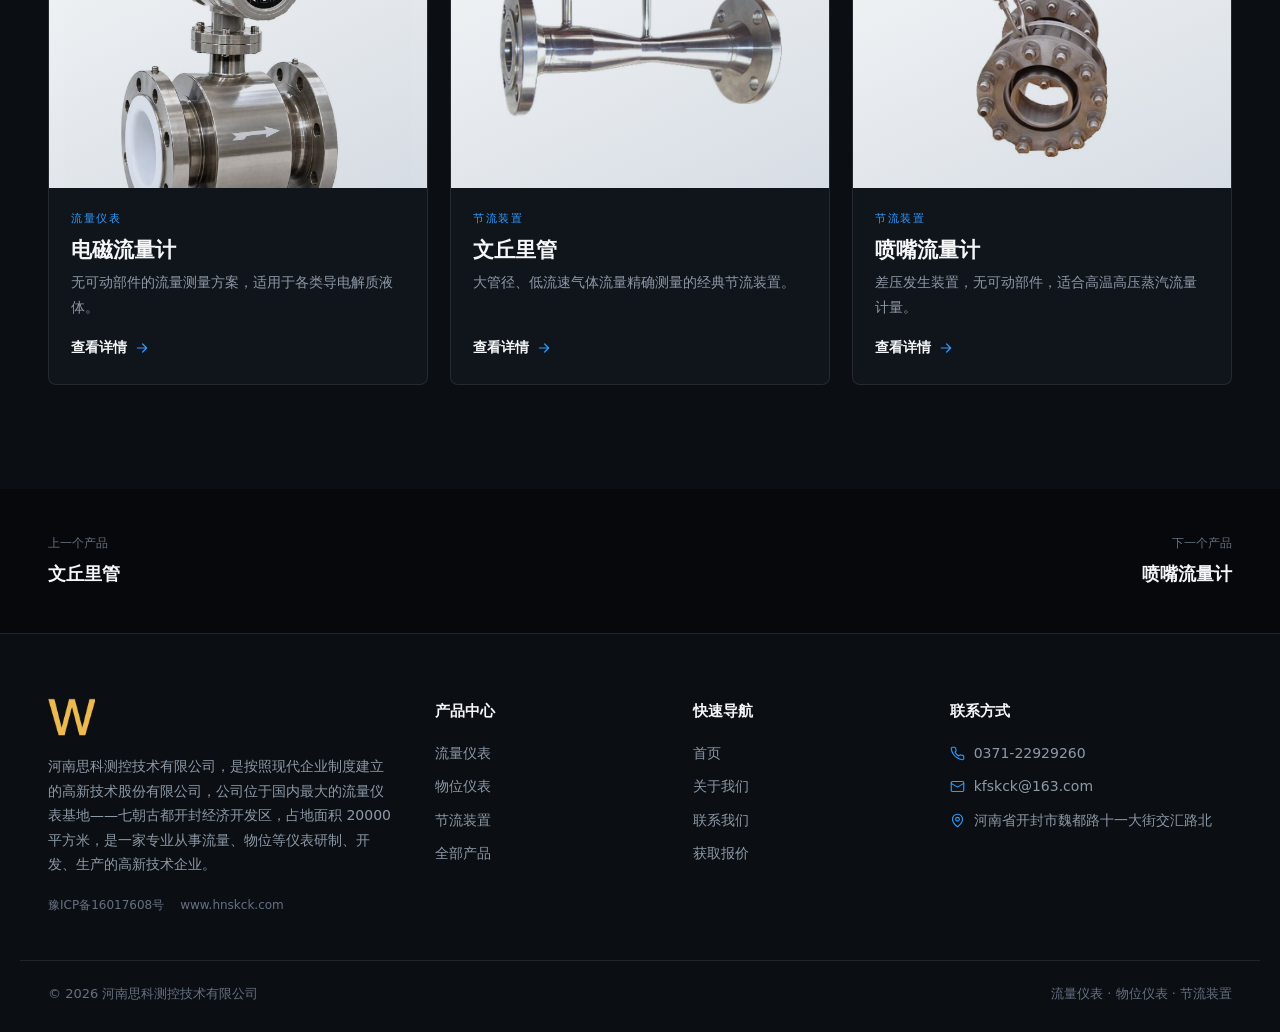
<file: product-ultrasonic-flowmeter.html>
<!doctype html>
<html lang="zh-CN">
<head>
<meta charset="UTF-8">
<meta name="viewport" content="width=device-width, initial-scale=1">
<title>超声波流量计 - 思科测控</title>
<meta name="description" content="V 型锥节流结构，长期精度高、脏污介质适应性强。">
<meta name="theme-color" content="#06080B">
<link rel="stylesheet" href="assets/sales.css">
</head>
<body>
<a class="skip-link" href="#main">跳到主要内容</a>
<header class="site-header">
  <div class="wrap header-inner">
    <a class="brand" href="index.html">
      <img class="brand-mark" src="assets/logo-mark.png" alt="思科测控">
      <span class="brand-text">
        <strong>思科测控</strong>
        <span>SISCO INSTRUMENT</span>
      </span>
    </a>
    <button class="nav-toggle" type="button" aria-expanded="false" aria-controls="nav-menu" aria-label="展开导航菜单"><svg viewBox="0 0 24 24" aria-hidden="true"><path d="M3 6h18M3 12h18M3 18h18"/></svg></button>
    <ul class="nav-menu" id="nav-menu">
      <li><a href="index.html">首页</a></li><li><a href="products.html" class="is-active" aria-current="page">产品中心</a></li><li><a href="about.html">关于我们</a></li><li><a href="contact.html">联系我们</a></li>
      <li class="nav-cta"><a href="contact.html">获取报价 <svg viewBox="0 0 24 24" aria-hidden="true"><path d="M5 12h14M13 6l6 6-6 6"/></svg></a></li>
    </ul>
  </div>
</header>
<main id="main">
  <section class="page-hero page-hero-tight">
    <div class="wrap">
      <span class="eyebrow">流量仪表</span>
      <h1>超声波流量计</h1>
      <p class="lede">V 型锥节流结构，长期精度高、脏污介质适应性强。</p>
      <nav class="crumbs"><a href="index.html">首页</a> / <a href="products.html">产品中心</a> / <span>超声波流量计</span></nav>
    </div>
  </section>
  <section class="section detail-sec">
    <div class="wrap detail-grid">
      <div class="detail-media">
        <div class="gallery-main"><img id="galleryMain" src="assets/ultrasonic-1.jpg" alt="超声波流量计"></div>
        <div class="gallery-thumbs" id="galleryThumbs"><button type="button" data-src="assets/ultrasonic-1.jpg" aria-pressed="true" aria-label="查看第 1 张图片">
          <img src="assets/ultrasonic-1.jpg" alt="超声波流量计 视图 1" loading="lazy">
        </button><button type="button" data-src="assets/ultrasonic-2.jpg" aria-pressed="false" aria-label="查看第 2 张图片">
          <img src="assets/ultrasonic-2.jpg" alt="超声波流量计 视图 2" loading="lazy">
        </button></div>
      </div>
      <div class="detail-info">
        <h2>产品概述</h2>
        <div class="prose"><p>V 型锥流量计与普通节流体相比，改变了节流布局，从中心孔节流改为环状节流。长期的使用证明，V 型锥流量计与一般差压流量计相比，长期精度高、重复性好、受安装条件局限小、耐磨损、测量范围宽、适合脏污介质、压损小等。V 型锥体本身作为流场的整流器，成为一种具有独特性能的优异的新型流量计。是以一个同轴安装在测量管内的尖圆锥体为节流件的新型差压式流量测量装置。</p></div>
        <h2>主要特性</h2>
        <ul class="tick-list big"><li><svg viewBox="0 0 24 24" aria-hidden="true"><path d="m20 6-11 11-5-5"/></svg><span>环状节流，精度保持性好</span></li><li><svg viewBox="0 0 24 24" aria-hidden="true"><path d="m20 6-11 11-5-5"/></svg><span>重复性高，量程比宽</span></li><li><svg viewBox="0 0 24 24" aria-hidden="true"><path d="m20 6-11 11-5-5"/></svg><span>耐磨耐脏污，适合恶劣介质</span></li><li><svg viewBox="0 0 24 24" aria-hidden="true"><path d="m20 6-11 11-5-5"/></svg><span>压损低，长期稳定</span></li></ul>
        <h2>应用行业</h2>
        <div class="chips"><span>石油化工</span><span>煤化工</span><span>环保供水</span><span>冶金矿山</span></div>
        
        <div class="detail-cta">
          <a class="btn btn-primary" href="contact.html?product=%E8%B6%85%E5%A3%B0%E6%B3%A2%E6%B5%81%E9%87%8F%E8%AE%A1">咨询该产品 <svg viewBox="0 0 24 24" aria-hidden="true"><path d="M5 12h14M13 6l6 6-6 6"/></svg></a>
          <a class="btn btn-ghost" href="tel:0371-22929260"><svg viewBox="0 0 24 24" aria-hidden="true"><path d="M22 16.9v3a2 2 0 0 1-2.2 2 19.8 19.8 0 0 1-8.6-3.1 19.5 19.5 0 0 1-6-6A19.8 19.8 0 0 1 2 4.2 2 2 0 0 1 4 2h3a2 2 0 0 1 2 1.7c.1 1 .4 1.9.7 2.8a2 2 0 0 1-.5 2.1L8.1 9.9a16 16 0 0 0 6 6l1.3-1.1a2 2 0 0 1 2.1-.5c.9.3 1.8.6 2.8.7a2 2 0 0 1 1.7 2z"/></svg> 0371-22929260</a>
        </div>
      </div>
    </div>
  </section>
  <section class="section related-sec">
    <div class="wrap">
      <header class="sec-head"><span class="eyebrow">RELATED</span><h2>相关产品</h2></header>
      <div class="p-grid"><a class="p-card" href="product-electromagnetic-flowmeter.html" data-cat="flow" style="--i:0">
    <div class="p-card-stage">
      <img src="assets/emag-1.jpg" alt="电磁流量计" loading="lazy">
      <span class="p-card-glow"></span>
    </div>
    <div class="p-card-body">
      <span class="p-card-cat">流量仪表</span>
      <h3>电磁流量计</h3>
      <p>无可动部件的流量测量方案，适用于各类导电解质液体。</p>
      <span class="p-card-go">查看详情 <svg viewBox="0 0 24 24" aria-hidden="true"><path d="M5 12h14M13 6l6 6-6 6"/></svg></span>
    </div>
  </a><a class="p-card" href="product-venturi-tube.html" data-cat="throttle" style="--i:1">
    <div class="p-card-stage">
      <img src="assets/venturi-1.jpg" alt="文丘里管" loading="lazy">
      <span class="p-card-glow"></span>
    </div>
    <div class="p-card-body">
      <span class="p-card-cat">节流装置</span>
      <h3>文丘里管</h3>
      <p>大管径、低流速气体流量精确测量的经典节流装置。</p>
      <span class="p-card-go">查看详情 <svg viewBox="0 0 24 24" aria-hidden="true"><path d="M5 12h14M13 6l6 6-6 6"/></svg></span>
    </div>
  </a><a class="p-card" href="product-nozzle-flowmeter.html" data-cat="throttle" style="--i:2">
    <div class="p-card-stage">
      <img src="assets/nozzle-1.jpg" alt="喷嘴流量计" loading="lazy">
      <span class="p-card-glow"></span>
    </div>
    <div class="p-card-body">
      <span class="p-card-cat">节流装置</span>
      <h3>喷嘴流量计</h3>
      <p>差压发生装置，无可动部件，适合高温高压蒸汽流量计量。</p>
      <span class="p-card-go">查看详情 <svg viewBox="0 0 24 24" aria-hidden="true"><path d="M5 12h14M13 6l6 6-6 6"/></svg></span>
    </div>
  </a></div>
    </div>
  </section>
  <nav class="pager wrap">
    <a class="pager-link" href="product-venturi-tube.html"><span>上一个产品</span><strong>文丘里管</strong></a>
    <a class="pager-link right" href="product-nozzle-flowmeter.html"><span>下一个产品</span><strong>喷嘴流量计</strong></a>
  </nav>
  
</main>
<footer class="site-footer">
  <div class="wrap footer-top">
    <div class="footer-brand">
      <img src="assets/logo-mark.png" alt="思科测控">
      <p>河南思科测控技术有限公司，是按照现代企业制度建立的高新技术股份有限公司，公司位于国内最大的流量仪表基地——七朝古都开封经济开发区，占地面积 20000 平方米，是一家专业从事流量、物位等仪表研制、开发、生产的高新技术企业。</p>
      <div class="footer-badges">
        <span>豫ICP备16017608号</span>
        <span>www.hnskck.com</span>
      </div>
    </div>
    <div>
      <h4>产品中心</h4>
      <ul><li><a href="products.html?cat=flow">流量仪表</a></li><li><a href="products.html?cat=level">物位仪表</a></li><li><a href="products.html?cat=throttle">节流装置</a></li><li><a href="products.html">全部产品</a></li></ul>
    </div>
    <div>
      <h4>快速导航</h4>
      <ul>
        <li><a href="index.html">首页</a></li>
        <li><a href="about.html">关于我们</a></li>
        <li><a href="contact.html">联系我们</a></li>
        <li><a href="contact.html">获取报价</a></li>
      </ul>
    </div>
    <div>
      <h4>联系方式</h4>
      <ul class="footer-contact">
        <li><svg viewBox="0 0 24 24" aria-hidden="true"><path d="M22 16.9v3a2 2 0 0 1-2.2 2 19.8 19.8 0 0 1-8.6-3.1 19.5 19.5 0 0 1-6-6A19.8 19.8 0 0 1 2 4.2 2 2 0 0 1 4 2h3a2 2 0 0 1 2 1.7c.1 1 .4 1.9.7 2.8a2 2 0 0 1-.5 2.1L8.1 9.9a16 16 0 0 0 6 6l1.3-1.1a2 2 0 0 1 2.1-.5c.9.3 1.8.6 2.8.7a2 2 0 0 1 1.7 2z"/></svg><a href="tel:0371-22929260">0371-22929260</a></li>
        <li><svg viewBox="0 0 24 24" aria-hidden="true"><rect x="2" y="4" width="20" height="16" rx="2"/><path d="m2 7 10 6 10-6"/></svg><a href="mailto:kfskck@163.com">kfskck@163.com</a></li>
        <li><svg viewBox="0 0 24 24" aria-hidden="true"><path d="M20 10c0 6-8 12-8 12s-8-6-8-12a8 8 0 0 1 16 0z"/><circle cx="12" cy="10" r="3"/></svg><span>河南省开封市魏都路十一大街交汇路北</span></li>
      </ul>
    </div>
  </div>
  <div class="wrap footer-bottom">
    <span>© 2026 河南思科测控技术有限公司</span>
    <span>流量仪表 · 物位仪表 · 节流装置</span>
  </div>
</footer>
<script src="assets/validate.js"></script>
<script src="assets/sales.js"></script>
</body>
</html>
</file>
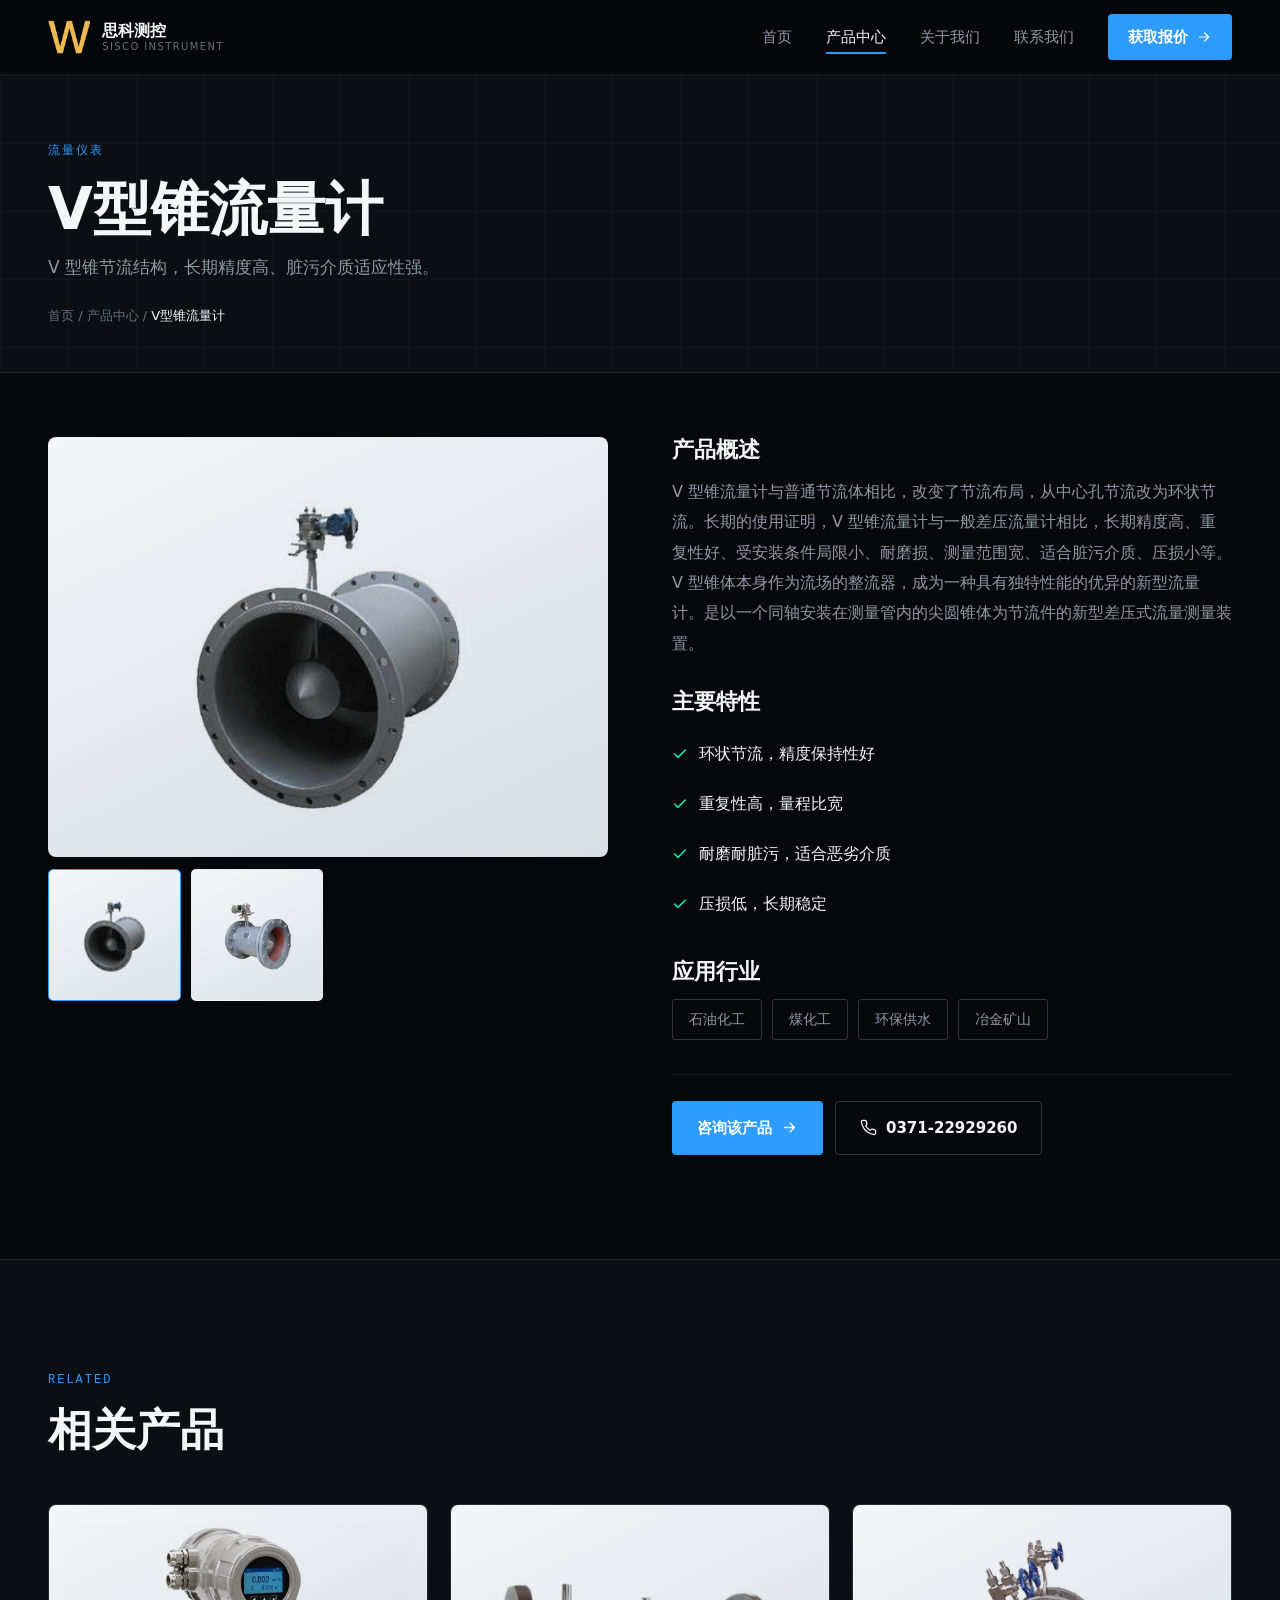
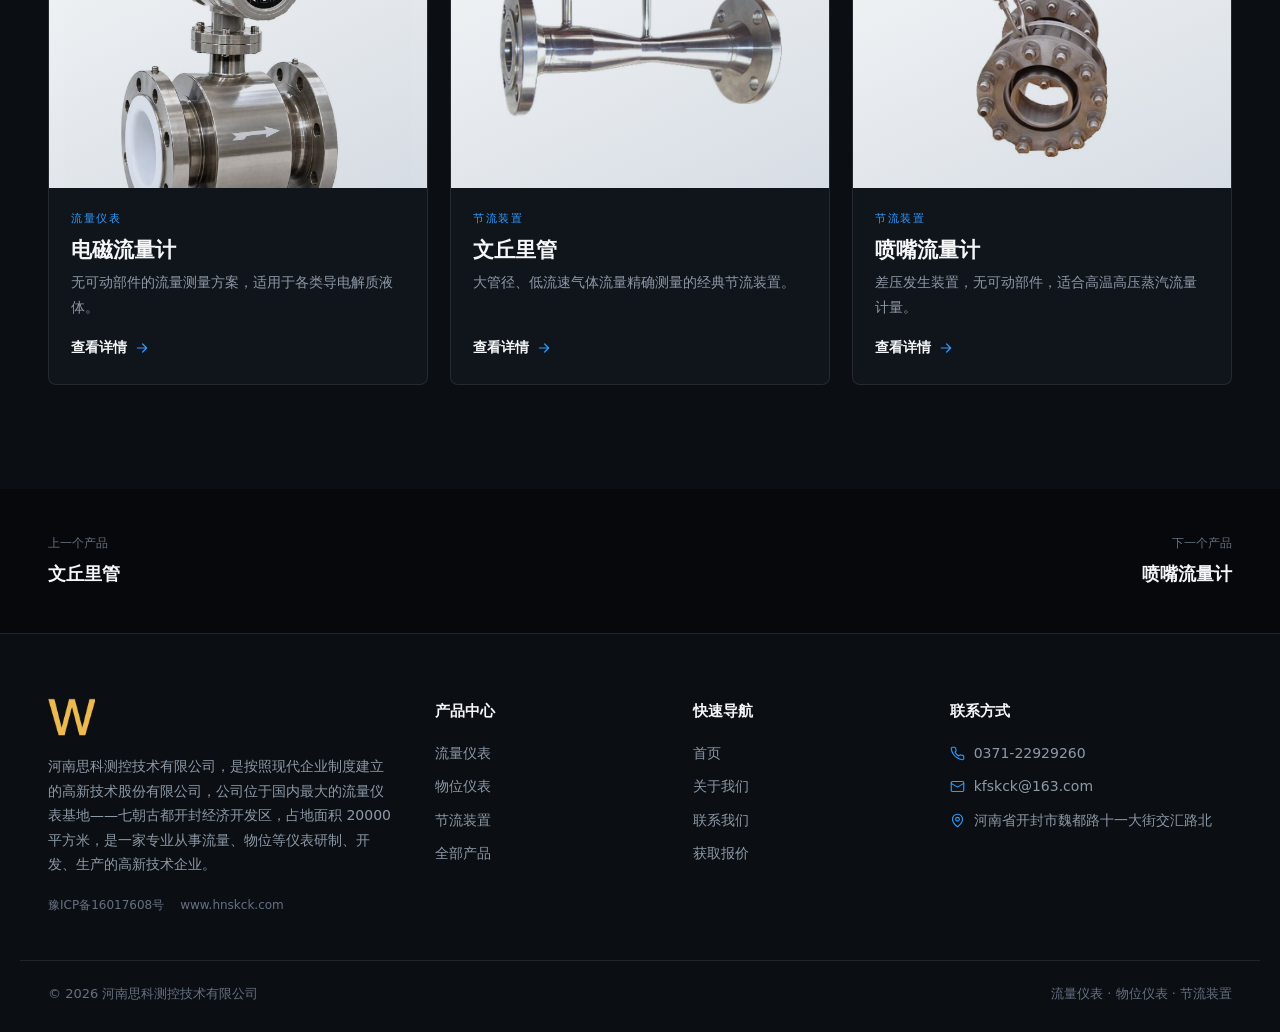
<file: product-vcone-flowmeter.html>
<!doctype html>
<html lang="zh-CN">
<head>
<meta charset="UTF-8">
<meta name="viewport" content="width=device-width, initial-scale=1">
<title>V型锥流量计 - 思科测控</title>
<meta name="description" content="V 型锥节流结构，长期精度高、脏污介质适应性强。">
<meta name="theme-color" content="#06080B">
<link rel="stylesheet" href="assets/sales.css">
</head>
<body>
<a class="skip-link" href="#main">跳到主要内容</a>
<header class="site-header">
  <div class="wrap header-inner">
    <a class="brand" href="index.html">
      <img class="brand-mark" src="assets/logo-mark.png" alt="思科测控">
      <span class="brand-text">
        <strong>思科测控</strong>
        <span>SISCO INSTRUMENT</span>
      </span>
    </a>
    <button class="nav-toggle" type="button" aria-expanded="false" aria-controls="nav-menu" aria-label="展开导航菜单"><svg viewBox="0 0 24 24" aria-hidden="true"><path d="M3 6h18M3 12h18M3 18h18"/></svg></button>
    <ul class="nav-menu" id="nav-menu">
      <li><a href="index.html">首页</a></li><li><a href="products.html" class="is-active" aria-current="page">产品中心</a></li><li><a href="about.html">关于我们</a></li><li><a href="contact.html">联系我们</a></li>
      <li class="nav-cta"><a href="contact.html">获取报价 <svg viewBox="0 0 24 24" aria-hidden="true"><path d="M5 12h14M13 6l6 6-6 6"/></svg></a></li>
    </ul>
  </div>
</header>
<main id="main">
  <section class="page-hero page-hero-tight">
    <div class="wrap">
      <span class="eyebrow">流量仪表</span>
      <h1>V型锥流量计</h1>
      <p class="lede">V 型锥节流结构，长期精度高、脏污介质适应性强。</p>
      <nav class="crumbs"><a href="index.html">首页</a> / <a href="products.html">产品中心</a> / <span>V型锥流量计</span></nav>
    </div>
  </section>
  <section class="section detail-sec">
    <div class="wrap detail-grid">
      <div class="detail-media">
        <div class="gallery-main"><img id="galleryMain" src="assets/vcone-1.jpg" alt="V型锥流量计"></div>
        <div class="gallery-thumbs" id="galleryThumbs"><button type="button" data-src="assets/vcone-1.jpg" aria-pressed="true" aria-label="查看第 1 张图片">
          <img src="assets/vcone-1.jpg" alt="V型锥流量计 视图 1" loading="lazy">
        </button><button type="button" data-src="assets/vcone-2.jpg" aria-pressed="false" aria-label="查看第 2 张图片">
          <img src="assets/vcone-2.jpg" alt="V型锥流量计 视图 2" loading="lazy">
        </button></div>
      </div>
      <div class="detail-info">
        <h2>产品概述</h2>
        <div class="prose"><p>V 型锥流量计与普通节流体相比，改变了节流布局，从中心孔节流改为环状节流。长期的使用证明，V 型锥流量计与一般差压流量计相比，长期精度高、重复性好、受安装条件局限小、耐磨损、测量范围宽、适合脏污介质、压损小等。V 型锥体本身作为流场的整流器，成为一种具有独特性能的优异的新型流量计。是以一个同轴安装在测量管内的尖圆锥体为节流件的新型差压式流量测量装置。</p></div>
        <h2>主要特性</h2>
        <ul class="tick-list big"><li><svg viewBox="0 0 24 24" aria-hidden="true"><path d="m20 6-11 11-5-5"/></svg><span>环状节流，精度保持性好</span></li><li><svg viewBox="0 0 24 24" aria-hidden="true"><path d="m20 6-11 11-5-5"/></svg><span>重复性高，量程比宽</span></li><li><svg viewBox="0 0 24 24" aria-hidden="true"><path d="m20 6-11 11-5-5"/></svg><span>耐磨耐脏污，适合恶劣介质</span></li><li><svg viewBox="0 0 24 24" aria-hidden="true"><path d="m20 6-11 11-5-5"/></svg><span>压损低，长期稳定</span></li></ul>
        <h2>应用行业</h2>
        <div class="chips"><span>石油化工</span><span>煤化工</span><span>环保供水</span><span>冶金矿山</span></div>
        
        <div class="detail-cta">
          <a class="btn btn-primary" href="contact.html?product=V%E5%9E%8B%E9%94%A5%E6%B5%81%E9%87%8F%E8%AE%A1">咨询该产品 <svg viewBox="0 0 24 24" aria-hidden="true"><path d="M5 12h14M13 6l6 6-6 6"/></svg></a>
          <a class="btn btn-ghost" href="tel:0371-22929260"><svg viewBox="0 0 24 24" aria-hidden="true"><path d="M22 16.9v3a2 2 0 0 1-2.2 2 19.8 19.8 0 0 1-8.6-3.1 19.5 19.5 0 0 1-6-6A19.8 19.8 0 0 1 2 4.2 2 2 0 0 1 4 2h3a2 2 0 0 1 2 1.7c.1 1 .4 1.9.7 2.8a2 2 0 0 1-.5 2.1L8.1 9.9a16 16 0 0 0 6 6l1.3-1.1a2 2 0 0 1 2.1-.5c.9.3 1.8.6 2.8.7a2 2 0 0 1 1.7 2z"/></svg> 0371-22929260</a>
        </div>
      </div>
    </div>
  </section>
  <section class="section related-sec">
    <div class="wrap">
      <header class="sec-head"><span class="eyebrow">RELATED</span><h2>相关产品</h2></header>
      <div class="p-grid"><a class="p-card" href="product-electromagnetic-flowmeter.html" data-cat="flow" style="--i:0">
    <div class="p-card-stage">
      <img src="assets/emag-1.jpg" alt="电磁流量计" loading="lazy">
      <span class="p-card-glow"></span>
    </div>
    <div class="p-card-body">
      <span class="p-card-cat">流量仪表</span>
      <h3>电磁流量计</h3>
      <p>无可动部件的流量测量方案，适用于各类导电解质液体。</p>
      <span class="p-card-go">查看详情 <svg viewBox="0 0 24 24" aria-hidden="true"><path d="M5 12h14M13 6l6 6-6 6"/></svg></span>
    </div>
  </a><a class="p-card" href="product-venturi-tube.html" data-cat="throttle" style="--i:1">
    <div class="p-card-stage">
      <img src="assets/venturi-1.jpg" alt="文丘里管" loading="lazy">
      <span class="p-card-glow"></span>
    </div>
    <div class="p-card-body">
      <span class="p-card-cat">节流装置</span>
      <h3>文丘里管</h3>
      <p>大管径、低流速气体流量精确测量的经典节流装置。</p>
      <span class="p-card-go">查看详情 <svg viewBox="0 0 24 24" aria-hidden="true"><path d="M5 12h14M13 6l6 6-6 6"/></svg></span>
    </div>
  </a><a class="p-card" href="product-nozzle-flowmeter.html" data-cat="throttle" style="--i:2">
    <div class="p-card-stage">
      <img src="assets/nozzle-1.jpg" alt="喷嘴流量计" loading="lazy">
      <span class="p-card-glow"></span>
    </div>
    <div class="p-card-body">
      <span class="p-card-cat">节流装置</span>
      <h3>喷嘴流量计</h3>
      <p>差压发生装置，无可动部件，适合高温高压蒸汽流量计量。</p>
      <span class="p-card-go">查看详情 <svg viewBox="0 0 24 24" aria-hidden="true"><path d="M5 12h14M13 6l6 6-6 6"/></svg></span>
    </div>
  </a></div>
    </div>
  </section>
  <nav class="pager wrap">
    <a class="pager-link" href="product-venturi-tube.html"><span>上一个产品</span><strong>文丘里管</strong></a>
    <a class="pager-link right" href="product-nozzle-flowmeter.html"><span>下一个产品</span><strong>喷嘴流量计</strong></a>
  </nav>
  
</main>
<footer class="site-footer">
  <div class="wrap footer-top">
    <div class="footer-brand">
      <img src="assets/logo-mark.png" alt="思科测控">
      <p>河南思科测控技术有限公司，是按照现代企业制度建立的高新技术股份有限公司，公司位于国内最大的流量仪表基地——七朝古都开封经济开发区，占地面积 20000 平方米，是一家专业从事流量、物位等仪表研制、开发、生产的高新技术企业。</p>
      <div class="footer-badges">
        <span>豫ICP备16017608号</span>
        <span>www.hnskck.com</span>
      </div>
    </div>
    <div>
      <h4>产品中心</h4>
      <ul><li><a href="products.html?cat=flow">流量仪表</a></li><li><a href="products.html?cat=level">物位仪表</a></li><li><a href="products.html?cat=throttle">节流装置</a></li><li><a href="products.html">全部产品</a></li></ul>
    </div>
    <div>
      <h4>快速导航</h4>
      <ul>
        <li><a href="index.html">首页</a></li>
        <li><a href="about.html">关于我们</a></li>
        <li><a href="contact.html">联系我们</a></li>
        <li><a href="contact.html">获取报价</a></li>
      </ul>
    </div>
    <div>
      <h4>联系方式</h4>
      <ul class="footer-contact">
        <li><svg viewBox="0 0 24 24" aria-hidden="true"><path d="M22 16.9v3a2 2 0 0 1-2.2 2 19.8 19.8 0 0 1-8.6-3.1 19.5 19.5 0 0 1-6-6A19.8 19.8 0 0 1 2 4.2 2 2 0 0 1 4 2h3a2 2 0 0 1 2 1.7c.1 1 .4 1.9.7 2.8a2 2 0 0 1-.5 2.1L8.1 9.9a16 16 0 0 0 6 6l1.3-1.1a2 2 0 0 1 2.1-.5c.9.3 1.8.6 2.8.7a2 2 0 0 1 1.7 2z"/></svg><a href="tel:0371-22929260">0371-22929260</a></li>
        <li><svg viewBox="0 0 24 24" aria-hidden="true"><rect x="2" y="4" width="20" height="16" rx="2"/><path d="m2 7 10 6 10-6"/></svg><a href="mailto:kfskck@163.com">kfskck@163.com</a></li>
        <li><svg viewBox="0 0 24 24" aria-hidden="true"><path d="M20 10c0 6-8 12-8 12s-8-6-8-12a8 8 0 0 1 16 0z"/><circle cx="12" cy="10" r="3"/></svg><span>河南省开封市魏都路十一大街交汇路北</span></li>
      </ul>
    </div>
  </div>
  <div class="wrap footer-bottom">
    <span>© 2026 河南思科测控技术有限公司</span>
    <span>流量仪表 · 物位仪表 · 节流装置</span>
  </div>
</footer>
<script src="assets/validate.js"></script>
<script src="assets/sales.js"></script>
</body>
</html>
</file>
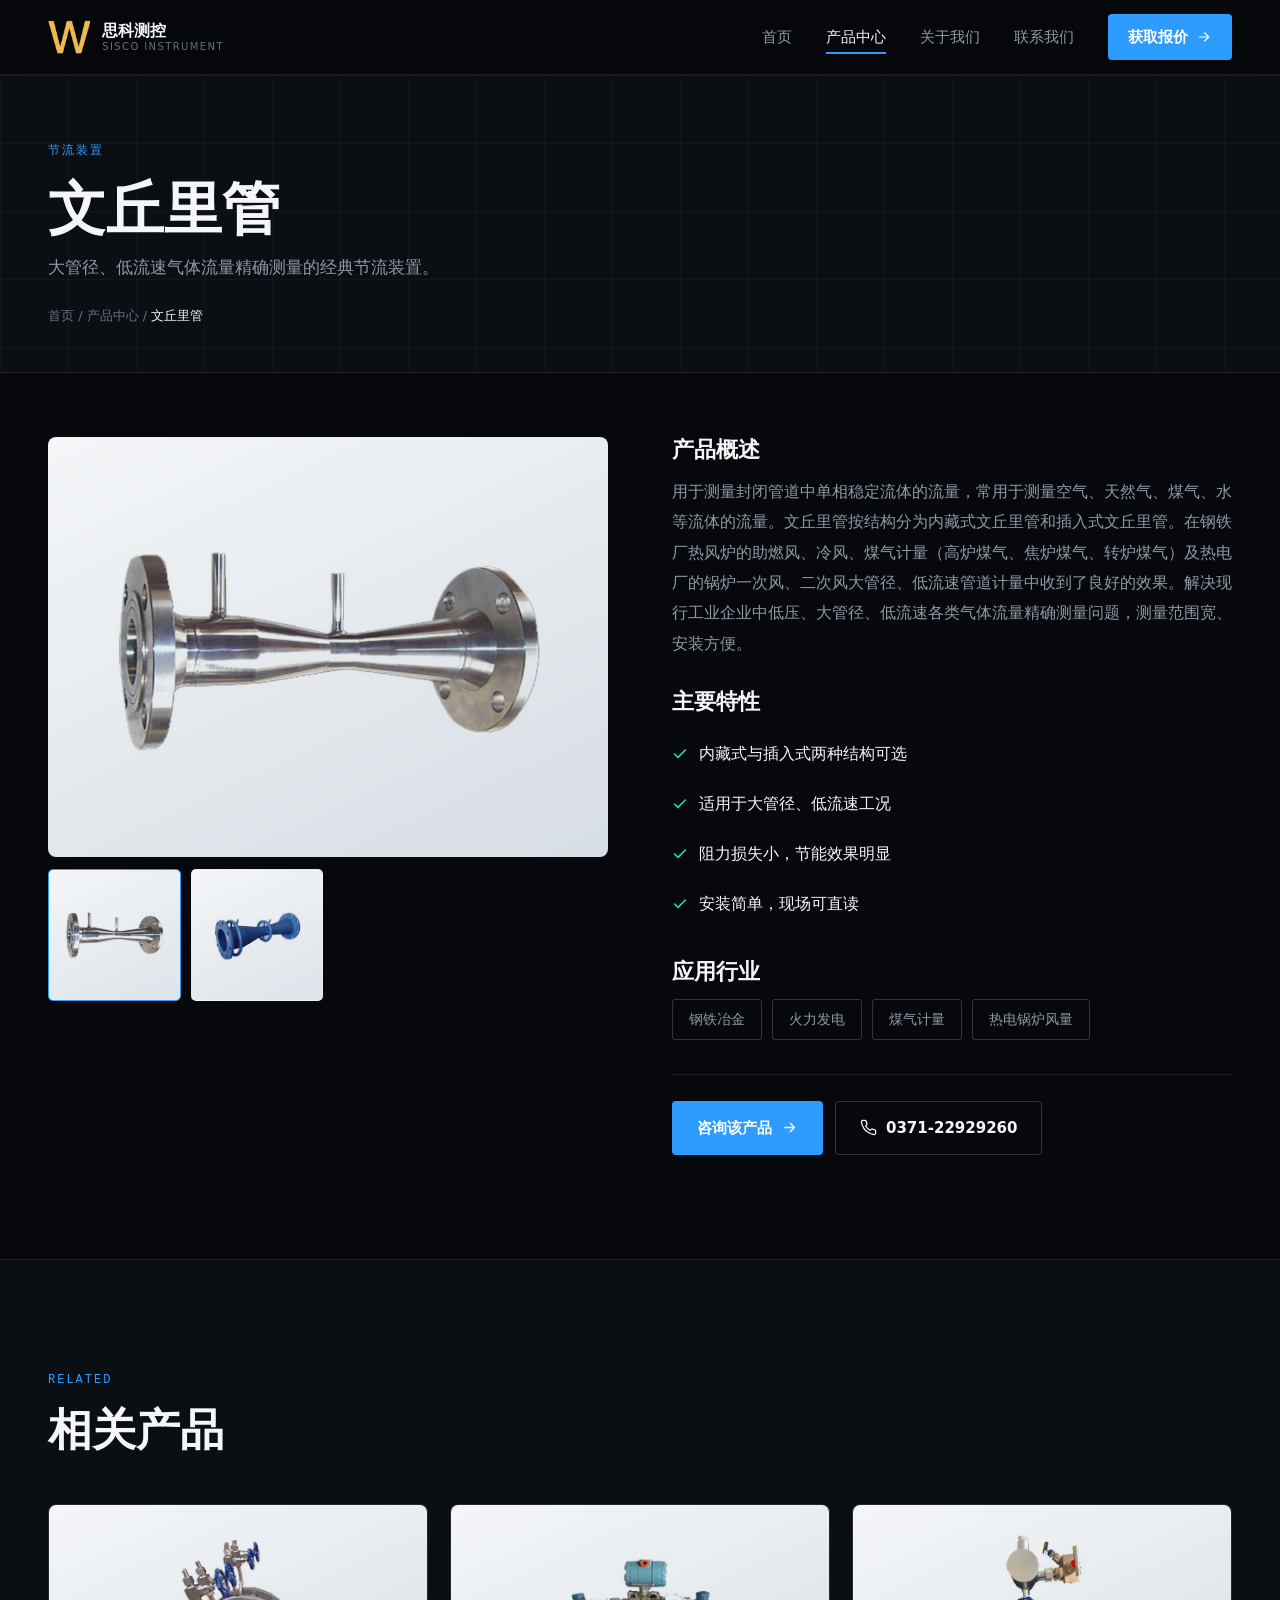
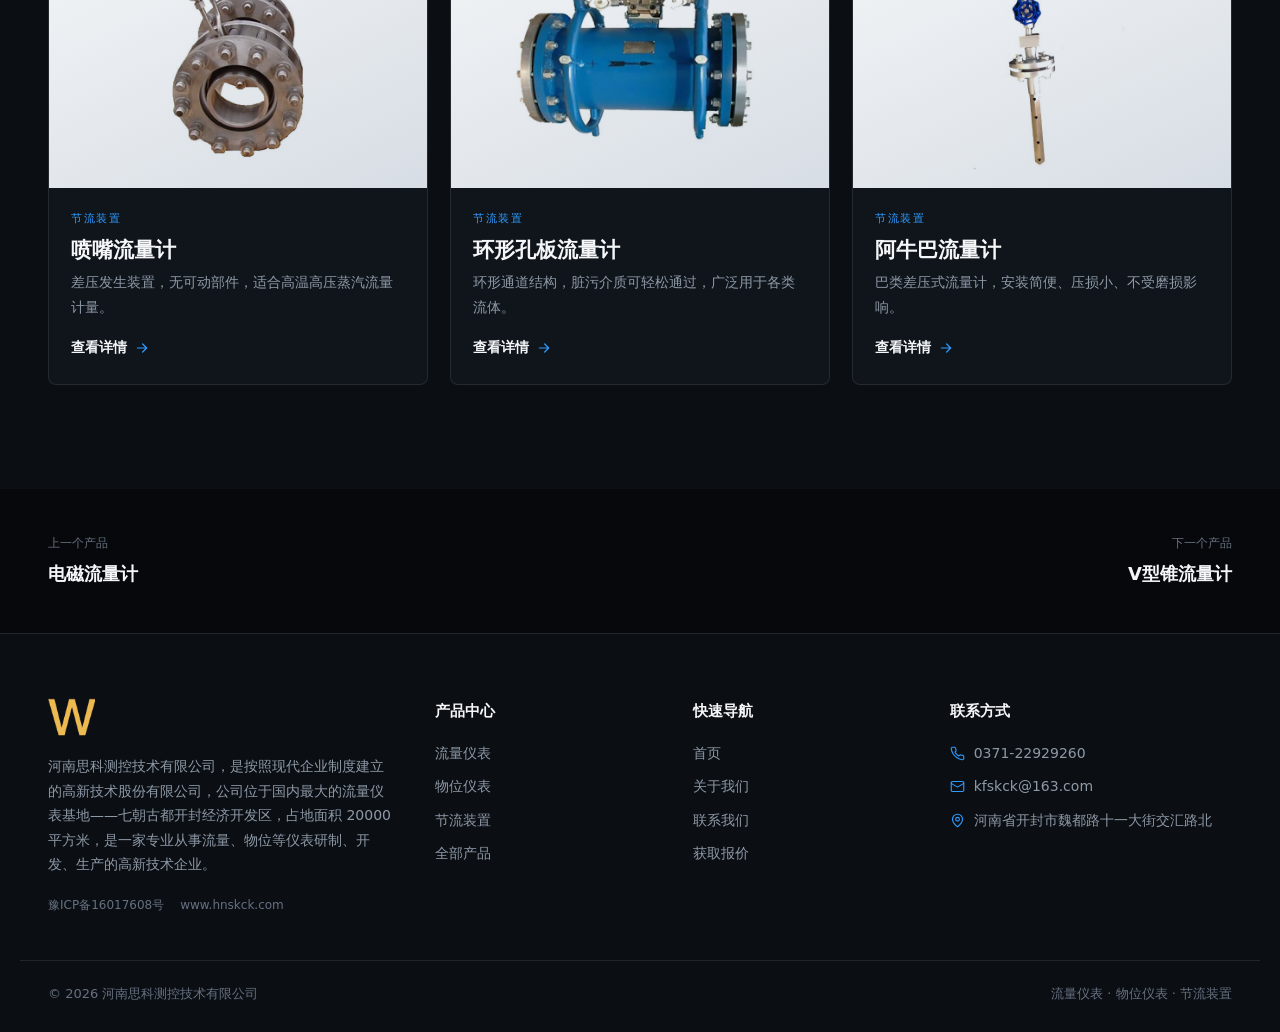
<file: product-venturi-tube.html>
<!doctype html>
<html lang="zh-CN">
<head>
<meta charset="UTF-8">
<meta name="viewport" content="width=device-width, initial-scale=1">
<title>文丘里管 - 思科测控</title>
<meta name="description" content="大管径、低流速气体流量精确测量的经典节流装置。">
<meta name="theme-color" content="#06080B">
<link rel="stylesheet" href="assets/sales.css">
</head>
<body>
<a class="skip-link" href="#main">跳到主要内容</a>
<header class="site-header">
  <div class="wrap header-inner">
    <a class="brand" href="index.html">
      <img class="brand-mark" src="assets/logo-mark.png" alt="思科测控">
      <span class="brand-text">
        <strong>思科测控</strong>
        <span>SISCO INSTRUMENT</span>
      </span>
    </a>
    <button class="nav-toggle" type="button" aria-expanded="false" aria-controls="nav-menu" aria-label="展开导航菜单"><svg viewBox="0 0 24 24" aria-hidden="true"><path d="M3 6h18M3 12h18M3 18h18"/></svg></button>
    <ul class="nav-menu" id="nav-menu">
      <li><a href="index.html">首页</a></li><li><a href="products.html" class="is-active" aria-current="page">产品中心</a></li><li><a href="about.html">关于我们</a></li><li><a href="contact.html">联系我们</a></li>
      <li class="nav-cta"><a href="contact.html">获取报价 <svg viewBox="0 0 24 24" aria-hidden="true"><path d="M5 12h14M13 6l6 6-6 6"/></svg></a></li>
    </ul>
  </div>
</header>
<main id="main">
  <section class="page-hero page-hero-tight">
    <div class="wrap">
      <span class="eyebrow">节流装置</span>
      <h1>文丘里管</h1>
      <p class="lede">大管径、低流速气体流量精确测量的经典节流装置。</p>
      <nav class="crumbs"><a href="index.html">首页</a> / <a href="products.html">产品中心</a> / <span>文丘里管</span></nav>
    </div>
  </section>
  <section class="section detail-sec">
    <div class="wrap detail-grid">
      <div class="detail-media">
        <div class="gallery-main"><img id="galleryMain" src="assets/venturi-1.jpg" alt="文丘里管"></div>
        <div class="gallery-thumbs" id="galleryThumbs"><button type="button" data-src="assets/venturi-1.jpg" aria-pressed="true" aria-label="查看第 1 张图片">
          <img src="assets/venturi-1.jpg" alt="文丘里管 视图 1" loading="lazy">
        </button><button type="button" data-src="assets/venturi-2.jpg" aria-pressed="false" aria-label="查看第 2 张图片">
          <img src="assets/venturi-2.jpg" alt="文丘里管 视图 2" loading="lazy">
        </button></div>
      </div>
      <div class="detail-info">
        <h2>产品概述</h2>
        <div class="prose"><p>用于测量封闭管道中单相稳定流体的流量，常用于测量空气、天然气、煤气、水等流体的流量。文丘里管按结构分为内藏式文丘里管和插入式文丘里管。在钢铁厂热风炉的助燃风、冷风、煤气计量（高炉煤气、焦炉煤气、转炉煤气）及热电厂的锅炉一次风、二次风大管径、低流速管道计量中收到了良好的效果。解决现行工业企业中低压、大管径、低流速各类气体流量精确测量问题，测量范围宽、安装方便。</p></div>
        <h2>主要特性</h2>
        <ul class="tick-list big"><li><svg viewBox="0 0 24 24" aria-hidden="true"><path d="m20 6-11 11-5-5"/></svg><span>内藏式与插入式两种结构可选</span></li><li><svg viewBox="0 0 24 24" aria-hidden="true"><path d="m20 6-11 11-5-5"/></svg><span>适用于大管径、低流速工况</span></li><li><svg viewBox="0 0 24 24" aria-hidden="true"><path d="m20 6-11 11-5-5"/></svg><span>阻力损失小，节能效果明显</span></li><li><svg viewBox="0 0 24 24" aria-hidden="true"><path d="m20 6-11 11-5-5"/></svg><span>安装简单，现场可直读</span></li></ul>
        <h2>应用行业</h2>
        <div class="chips"><span>钢铁冶金</span><span>火力发电</span><span>煤气计量</span><span>热电锅炉风量</span></div>
        
        <div class="detail-cta">
          <a class="btn btn-primary" href="contact.html?product=%E6%96%87%E4%B8%98%E9%87%8C%E7%AE%A1">咨询该产品 <svg viewBox="0 0 24 24" aria-hidden="true"><path d="M5 12h14M13 6l6 6-6 6"/></svg></a>
          <a class="btn btn-ghost" href="tel:0371-22929260"><svg viewBox="0 0 24 24" aria-hidden="true"><path d="M22 16.9v3a2 2 0 0 1-2.2 2 19.8 19.8 0 0 1-8.6-3.1 19.5 19.5 0 0 1-6-6A19.8 19.8 0 0 1 2 4.2 2 2 0 0 1 4 2h3a2 2 0 0 1 2 1.7c.1 1 .4 1.9.7 2.8a2 2 0 0 1-.5 2.1L8.1 9.9a16 16 0 0 0 6 6l1.3-1.1a2 2 0 0 1 2.1-.5c.9.3 1.8.6 2.8.7a2 2 0 0 1 1.7 2z"/></svg> 0371-22929260</a>
        </div>
      </div>
    </div>
  </section>
  <section class="section related-sec">
    <div class="wrap">
      <header class="sec-head"><span class="eyebrow">RELATED</span><h2>相关产品</h2></header>
      <div class="p-grid"><a class="p-card" href="product-nozzle-flowmeter.html" data-cat="throttle" style="--i:0">
    <div class="p-card-stage">
      <img src="assets/nozzle-1.jpg" alt="喷嘴流量计" loading="lazy">
      <span class="p-card-glow"></span>
    </div>
    <div class="p-card-body">
      <span class="p-card-cat">节流装置</span>
      <h3>喷嘴流量计</h3>
      <p>差压发生装置，无可动部件，适合高温高压蒸汽流量计量。</p>
      <span class="p-card-go">查看详情 <svg viewBox="0 0 24 24" aria-hidden="true"><path d="M5 12h14M13 6l6 6-6 6"/></svg></span>
    </div>
  </a><a class="p-card" href="product-annular-orifice.html" data-cat="throttle" style="--i:1">
    <div class="p-card-stage">
      <img src="assets/annular-orifice-1.jpg" alt="环形孔板流量计" loading="lazy">
      <span class="p-card-glow"></span>
    </div>
    <div class="p-card-body">
      <span class="p-card-cat">节流装置</span>
      <h3>环形孔板流量计</h3>
      <p>环形通道结构，脏污介质可轻松通过，广泛用于各类流体。</p>
      <span class="p-card-go">查看详情 <svg viewBox="0 0 24 24" aria-hidden="true"><path d="M5 12h14M13 6l6 6-6 6"/></svg></span>
    </div>
  </a><a class="p-card" href="product-annubar-flowmeter.html" data-cat="throttle" style="--i:2">
    <div class="p-card-stage">
      <img src="assets/annubar-1.jpg" alt="阿牛巴流量计" loading="lazy">
      <span class="p-card-glow"></span>
    </div>
    <div class="p-card-body">
      <span class="p-card-cat">节流装置</span>
      <h3>阿牛巴流量计</h3>
      <p>巴类差压式流量计，安装简便、压损小、不受磨损影响。</p>
      <span class="p-card-go">查看详情 <svg viewBox="0 0 24 24" aria-hidden="true"><path d="M5 12h14M13 6l6 6-6 6"/></svg></span>
    </div>
  </a></div>
    </div>
  </section>
  <nav class="pager wrap">
    <a class="pager-link" href="product-electromagnetic-flowmeter.html"><span>上一个产品</span><strong>电磁流量计</strong></a>
    <a class="pager-link right" href="product-vcone-flowmeter.html"><span>下一个产品</span><strong>V型锥流量计</strong></a>
  </nav>
  
</main>
<footer class="site-footer">
  <div class="wrap footer-top">
    <div class="footer-brand">
      <img src="assets/logo-mark.png" alt="思科测控">
      <p>河南思科测控技术有限公司，是按照现代企业制度建立的高新技术股份有限公司，公司位于国内最大的流量仪表基地——七朝古都开封经济开发区，占地面积 20000 平方米，是一家专业从事流量、物位等仪表研制、开发、生产的高新技术企业。</p>
      <div class="footer-badges">
        <span>豫ICP备16017608号</span>
        <span>www.hnskck.com</span>
      </div>
    </div>
    <div>
      <h4>产品中心</h4>
      <ul><li><a href="products.html?cat=flow">流量仪表</a></li><li><a href="products.html?cat=level">物位仪表</a></li><li><a href="products.html?cat=throttle">节流装置</a></li><li><a href="products.html">全部产品</a></li></ul>
    </div>
    <div>
      <h4>快速导航</h4>
      <ul>
        <li><a href="index.html">首页</a></li>
        <li><a href="about.html">关于我们</a></li>
        <li><a href="contact.html">联系我们</a></li>
        <li><a href="contact.html">获取报价</a></li>
      </ul>
    </div>
    <div>
      <h4>联系方式</h4>
      <ul class="footer-contact">
        <li><svg viewBox="0 0 24 24" aria-hidden="true"><path d="M22 16.9v3a2 2 0 0 1-2.2 2 19.8 19.8 0 0 1-8.6-3.1 19.5 19.5 0 0 1-6-6A19.8 19.8 0 0 1 2 4.2 2 2 0 0 1 4 2h3a2 2 0 0 1 2 1.7c.1 1 .4 1.9.7 2.8a2 2 0 0 1-.5 2.1L8.1 9.9a16 16 0 0 0 6 6l1.3-1.1a2 2 0 0 1 2.1-.5c.9.3 1.8.6 2.8.7a2 2 0 0 1 1.7 2z"/></svg><a href="tel:0371-22929260">0371-22929260</a></li>
        <li><svg viewBox="0 0 24 24" aria-hidden="true"><rect x="2" y="4" width="20" height="16" rx="2"/><path d="m2 7 10 6 10-6"/></svg><a href="mailto:kfskck@163.com">kfskck@163.com</a></li>
        <li><svg viewBox="0 0 24 24" aria-hidden="true"><path d="M20 10c0 6-8 12-8 12s-8-6-8-12a8 8 0 0 1 16 0z"/><circle cx="12" cy="10" r="3"/></svg><span>河南省开封市魏都路十一大街交汇路北</span></li>
      </ul>
    </div>
  </div>
  <div class="wrap footer-bottom">
    <span>© 2026 河南思科测控技术有限公司</span>
    <span>流量仪表 · 物位仪表 · 节流装置</span>
  </div>
</footer>
<script src="assets/validate.js"></script>
<script src="assets/sales.js"></script>
</body>
</html>
</file>
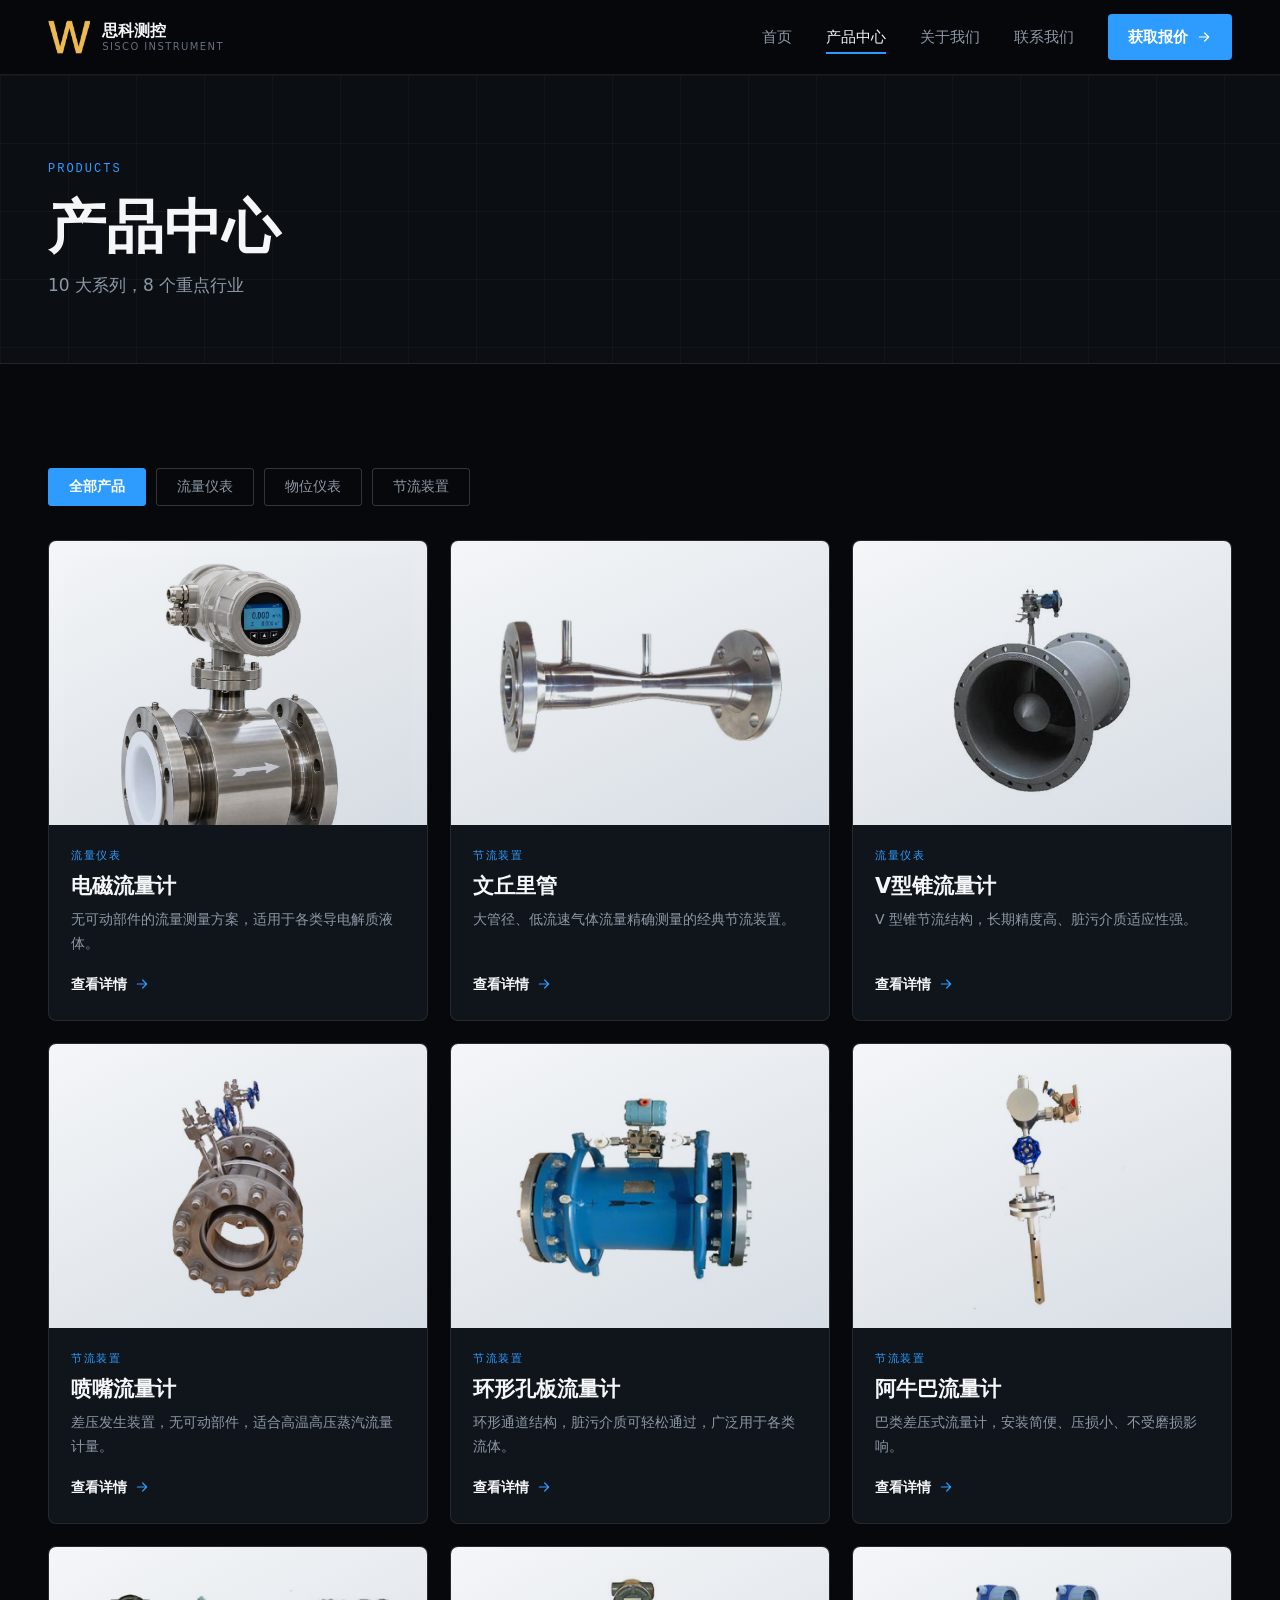
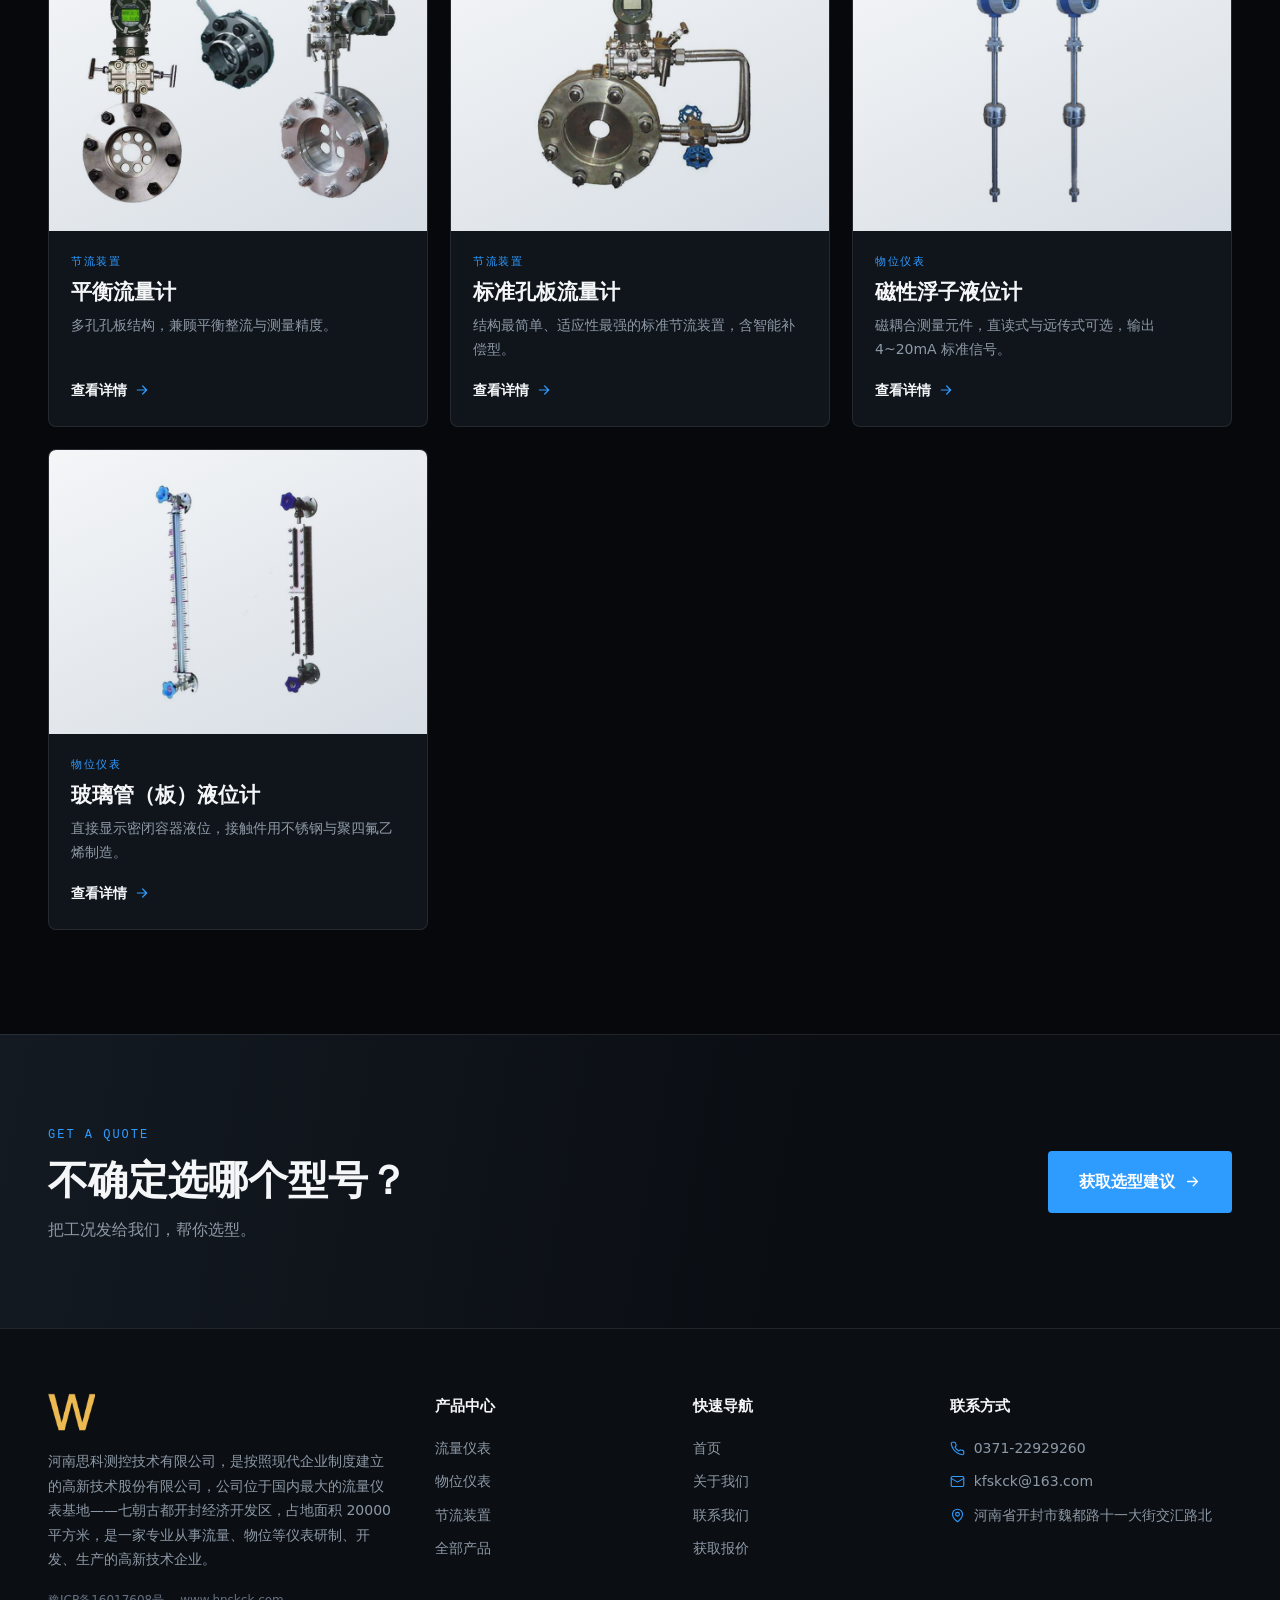
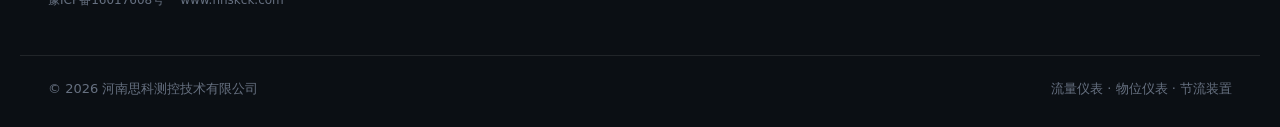
<file: products.html>
<!doctype html>
<html lang="zh-CN">
<head>
<meta charset="UTF-8">
<meta name="viewport" content="width=device-width, initial-scale=1">
<title>产品中心 - 思科测控</title>
<meta name="description" content="流量仪表、物位仪表与节流装置产品目录，覆盖电磁流量计、文丘里管、喷嘴流量计、环形孔板、平衡流量计、磁性浮子液位计等。">
<meta name="theme-color" content="#06080B">
<link rel="stylesheet" href="assets/sales.css">
</head>
<body>
<a class="skip-link" href="#main">跳到主要内容</a>
<header class="site-header">
  <div class="wrap header-inner">
    <a class="brand" href="index.html">
      <img class="brand-mark" src="assets/logo-mark.png" alt="思科测控">
      <span class="brand-text">
        <strong>思科测控</strong>
        <span>SISCO INSTRUMENT</span>
      </span>
    </a>
    <button class="nav-toggle" type="button" aria-expanded="false" aria-controls="nav-menu" aria-label="展开导航菜单"><svg viewBox="0 0 24 24" aria-hidden="true"><path d="M3 6h18M3 12h18M3 18h18"/></svg></button>
    <ul class="nav-menu" id="nav-menu">
      <li><a href="index.html">首页</a></li><li><a href="products.html" class="is-active" aria-current="page">产品中心</a></li><li><a href="about.html">关于我们</a></li><li><a href="contact.html">联系我们</a></li>
      <li class="nav-cta"><a href="contact.html">获取报价 <svg viewBox="0 0 24 24" aria-hidden="true"><path d="M5 12h14M13 6l6 6-6 6"/></svg></a></li>
    </ul>
  </div>
</header>
<main id="main">
  <section class="page-hero">
    <div class="wrap">
      <span class="eyebrow">PRODUCTS</span>
      <h1>产品中心</h1>
      <p>10 大系列，8 个重点行业</p>
    </div>
  </section>
  <section class="section products-sec">
    <div class="wrap">
      <div class="filters">
        <button type="button" class="filter-btn is-on" data-cat="all" aria-pressed="true">全部产品</button>
        <button type="button" class="filter-btn" data-cat="flow" aria-pressed="false">流量仪表</button><button type="button" class="filter-btn" data-cat="level" aria-pressed="false">物位仪表</button><button type="button" class="filter-btn" data-cat="throttle" aria-pressed="false">节流装置</button>
      </div>
      <div class="p-grid p-grid-all" id="productGrid"><a class="p-card" href="product-electromagnetic-flowmeter.html" data-cat="flow" style="--i:0">
    <div class="p-card-stage">
      <img src="assets/emag-1.jpg" alt="电磁流量计" loading="lazy">
      <span class="p-card-glow"></span>
    </div>
    <div class="p-card-body">
      <span class="p-card-cat">流量仪表</span>
      <h3>电磁流量计</h3>
      <p>无可动部件的流量测量方案，适用于各类导电解质液体。</p>
      <span class="p-card-go">查看详情 <svg viewBox="0 0 24 24" aria-hidden="true"><path d="M5 12h14M13 6l6 6-6 6"/></svg></span>
    </div>
  </a><a class="p-card" href="product-venturi-tube.html" data-cat="throttle" style="--i:1">
    <div class="p-card-stage">
      <img src="assets/venturi-1.jpg" alt="文丘里管" loading="lazy">
      <span class="p-card-glow"></span>
    </div>
    <div class="p-card-body">
      <span class="p-card-cat">节流装置</span>
      <h3>文丘里管</h3>
      <p>大管径、低流速气体流量精确测量的经典节流装置。</p>
      <span class="p-card-go">查看详情 <svg viewBox="0 0 24 24" aria-hidden="true"><path d="M5 12h14M13 6l6 6-6 6"/></svg></span>
    </div>
  </a><a class="p-card" href="product-vcone-flowmeter.html" data-cat="flow" style="--i:2">
    <div class="p-card-stage">
      <img src="assets/vcone-1.jpg" alt="V型锥流量计" loading="lazy">
      <span class="p-card-glow"></span>
    </div>
    <div class="p-card-body">
      <span class="p-card-cat">流量仪表</span>
      <h3>V型锥流量计</h3>
      <p>V 型锥节流结构，长期精度高、脏污介质适应性强。</p>
      <span class="p-card-go">查看详情 <svg viewBox="0 0 24 24" aria-hidden="true"><path d="M5 12h14M13 6l6 6-6 6"/></svg></span>
    </div>
  </a><a class="p-card" href="product-nozzle-flowmeter.html" data-cat="throttle" style="--i:3">
    <div class="p-card-stage">
      <img src="assets/nozzle-1.jpg" alt="喷嘴流量计" loading="lazy">
      <span class="p-card-glow"></span>
    </div>
    <div class="p-card-body">
      <span class="p-card-cat">节流装置</span>
      <h3>喷嘴流量计</h3>
      <p>差压发生装置，无可动部件，适合高温高压蒸汽流量计量。</p>
      <span class="p-card-go">查看详情 <svg viewBox="0 0 24 24" aria-hidden="true"><path d="M5 12h14M13 6l6 6-6 6"/></svg></span>
    </div>
  </a><a class="p-card" href="product-annular-orifice.html" data-cat="throttle" style="--i:4">
    <div class="p-card-stage">
      <img src="assets/annular-orifice-1.jpg" alt="环形孔板流量计" loading="lazy">
      <span class="p-card-glow"></span>
    </div>
    <div class="p-card-body">
      <span class="p-card-cat">节流装置</span>
      <h3>环形孔板流量计</h3>
      <p>环形通道结构，脏污介质可轻松通过，广泛用于各类流体。</p>
      <span class="p-card-go">查看详情 <svg viewBox="0 0 24 24" aria-hidden="true"><path d="M5 12h14M13 6l6 6-6 6"/></svg></span>
    </div>
  </a><a class="p-card" href="product-annubar-flowmeter.html" data-cat="throttle" style="--i:5">
    <div class="p-card-stage">
      <img src="assets/annubar-1.jpg" alt="阿牛巴流量计" loading="lazy">
      <span class="p-card-glow"></span>
    </div>
    <div class="p-card-body">
      <span class="p-card-cat">节流装置</span>
      <h3>阿牛巴流量计</h3>
      <p>巴类差压式流量计，安装简便、压损小、不受磨损影响。</p>
      <span class="p-card-go">查看详情 <svg viewBox="0 0 24 24" aria-hidden="true"><path d="M5 12h14M13 6l6 6-6 6"/></svg></span>
    </div>
  </a><a class="p-card" href="product-balance-flowmeter.html" data-cat="throttle" style="--i:6">
    <div class="p-card-stage">
      <img src="assets/balance-1.jpg" alt="平衡流量计" loading="lazy">
      <span class="p-card-glow"></span>
    </div>
    <div class="p-card-body">
      <span class="p-card-cat">节流装置</span>
      <h3>平衡流量计</h3>
      <p>多孔孔板结构，兼顾平衡整流与测量精度。</p>
      <span class="p-card-go">查看详情 <svg viewBox="0 0 24 24" aria-hidden="true"><path d="M5 12h14M13 6l6 6-6 6"/></svg></span>
    </div>
  </a><a class="p-card" href="product-standard-orifice.html" data-cat="throttle" style="--i:7">
    <div class="p-card-stage">
      <img src="assets/standard-orifice-1.jpg" alt="标准孔板流量计" loading="lazy">
      <span class="p-card-glow"></span>
    </div>
    <div class="p-card-body">
      <span class="p-card-cat">节流装置</span>
      <h3>标准孔板流量计</h3>
      <p>结构最简单、适应性最强的标准节流装置，含智能补偿型。</p>
      <span class="p-card-go">查看详情 <svg viewBox="0 0 24 24" aria-hidden="true"><path d="M5 12h14M13 6l6 6-6 6"/></svg></span>
    </div>
  </a><a class="p-card" href="product-float-level-meter.html" data-cat="level" style="--i:8">
    <div class="p-card-stage">
      <img src="assets/float-level-1.jpg" alt="磁性浮子液位计" loading="lazy">
      <span class="p-card-glow"></span>
    </div>
    <div class="p-card-body">
      <span class="p-card-cat">物位仪表</span>
      <h3>磁性浮子液位计</h3>
      <p>磁耦合测量元件，直读式与远传式可选，输出 4~20mA 标准信号。</p>
      <span class="p-card-go">查看详情 <svg viewBox="0 0 24 24" aria-hidden="true"><path d="M5 12h14M13 6l6 6-6 6"/></svg></span>
    </div>
  </a><a class="p-card" href="product-glass-level-meter.html" data-cat="level" style="--i:9">
    <div class="p-card-stage">
      <img src="assets/glass-level-1.jpg" alt="玻璃管（板）液位计" loading="lazy">
      <span class="p-card-glow"></span>
    </div>
    <div class="p-card-body">
      <span class="p-card-cat">物位仪表</span>
      <h3>玻璃管（板）液位计</h3>
      <p>直接显示密闭容器液位，接触件用不锈钢与聚四氟乙烯制造。</p>
      <span class="p-card-go">查看详情 <svg viewBox="0 0 24 24" aria-hidden="true"><path d="M5 12h14M13 6l6 6-6 6"/></svg></span>
    </div>
  </a></div>
      <p class="grid-empty" id="gridEmpty" hidden>该分类下暂无产品</p>
    </div>
  </section>
  <section class="cta-band">
    <div class="wrap cta-inner">
      <div>
        <span class="eyebrow">GET A QUOTE</span>
        <h2>不确定选哪个型号？</h2>
        <p>把工况发给我们，帮你选型。</p>
      </div>
      <div class="cta-actions">
        <a class="btn btn-primary btn-lg" href="contact.html">获取选型建议 <svg viewBox="0 0 24 24" aria-hidden="true"><path d="M5 12h14M13 6l6 6-6 6"/></svg></a>
      </div>
    </div>
  </section>
  
</main>
<footer class="site-footer">
  <div class="wrap footer-top">
    <div class="footer-brand">
      <img src="assets/logo-mark.png" alt="思科测控">
      <p>河南思科测控技术有限公司，是按照现代企业制度建立的高新技术股份有限公司，公司位于国内最大的流量仪表基地——七朝古都开封经济开发区，占地面积 20000 平方米，是一家专业从事流量、物位等仪表研制、开发、生产的高新技术企业。</p>
      <div class="footer-badges">
        <span>豫ICP备16017608号</span>
        <span>www.hnskck.com</span>
      </div>
    </div>
    <div>
      <h4>产品中心</h4>
      <ul><li><a href="products.html?cat=flow">流量仪表</a></li><li><a href="products.html?cat=level">物位仪表</a></li><li><a href="products.html?cat=throttle">节流装置</a></li><li><a href="products.html">全部产品</a></li></ul>
    </div>
    <div>
      <h4>快速导航</h4>
      <ul>
        <li><a href="index.html">首页</a></li>
        <li><a href="about.html">关于我们</a></li>
        <li><a href="contact.html">联系我们</a></li>
        <li><a href="contact.html">获取报价</a></li>
      </ul>
    </div>
    <div>
      <h4>联系方式</h4>
      <ul class="footer-contact">
        <li><svg viewBox="0 0 24 24" aria-hidden="true"><path d="M22 16.9v3a2 2 0 0 1-2.2 2 19.8 19.8 0 0 1-8.6-3.1 19.5 19.5 0 0 1-6-6A19.8 19.8 0 0 1 2 4.2 2 2 0 0 1 4 2h3a2 2 0 0 1 2 1.7c.1 1 .4 1.9.7 2.8a2 2 0 0 1-.5 2.1L8.1 9.9a16 16 0 0 0 6 6l1.3-1.1a2 2 0 0 1 2.1-.5c.9.3 1.8.6 2.8.7a2 2 0 0 1 1.7 2z"/></svg><a href="tel:0371-22929260">0371-22929260</a></li>
        <li><svg viewBox="0 0 24 24" aria-hidden="true"><rect x="2" y="4" width="20" height="16" rx="2"/><path d="m2 7 10 6 10-6"/></svg><a href="mailto:kfskck@163.com">kfskck@163.com</a></li>
        <li><svg viewBox="0 0 24 24" aria-hidden="true"><path d="M20 10c0 6-8 12-8 12s-8-6-8-12a8 8 0 0 1 16 0z"/><circle cx="12" cy="10" r="3"/></svg><span>河南省开封市魏都路十一大街交汇路北</span></li>
      </ul>
    </div>
  </div>
  <div class="wrap footer-bottom">
    <span>© 2026 河南思科测控技术有限公司</span>
    <span>流量仪表 · 物位仪表 · 节流装置</span>
  </div>
</footer>
<script src="assets/validate.js"></script>
<script src="assets/sales.js"></script>
</body>
</html>
</file>
<file: assets/sales.css>
/* ==========================================================================
   思科测控 · 销售站视觉系统
   基调：近黑深蓝底 + 电光蓝主色 + 青绿/琥珀做数据辅助色，米白正文。
   为什么要压到这么暗：销售站的第一屏要在一秒内抓住人，白底办公风做不到。
   主色为什么选蓝：参考的视觉冲击图是蓝色轮廓光打亮的金属体，
   蓝色在深底上的发光层次比橙色更冷、更像仪表通电的样子。
   ========================================================================== */

:root {
  --bg: #06080b;
  --bg-2: #0b0f14;
  --surface: #10151c;
  --surface-2: #161d26;
  --line: rgba(255, 255, 255, 0.09);
  --line-strong: rgba(255, 255, 255, 0.18);
  --text: #f4f6f8;
  --muted: #8e99a6;
  --muted-2: #667080;
  --accent: #2e9bff;
  --accent-2: #7cd4ff;
  --accent-deep: #0b3a86;
  --glow: rgba(46, 155, 255, 0.55);
  --glow-soft: rgba(124, 212, 255, 0.22);
  --mint: #19e3b0;
  --amber: #ffc94d;
  --font: "PingFang SC", "HarmonyOS Sans SC", "Microsoft YaHei", "Source Han Sans SC",
    system-ui, -apple-system, "Segoe UI", Roboto, sans-serif;
  --mono: "SFMono-Regular", Consolas, "Liberation Mono", Menlo, monospace;
  --wrap: 1240px;
  --ease: cubic-bezier(0.2, 0.7, 0.3, 1);
}

* {
  box-sizing: border-box;
}

html {
  scroll-behavior: smooth;
}

body {
  margin: 0;
  background: var(--bg);
  color: var(--text);
  font-family: var(--font);
  font-size: 16px;
  line-height: 1.75;
  -webkit-font-smoothing: antialiased;
}

img {
  max-width: 100%;
  display: block;
}

a {
  color: inherit;
  text-decoration: none;
}

ul,
ol {
  margin: 0;
  padding: 0;
  list-style: none;
}

h1,
h2,
h3 {
  margin: 0;
  line-height: 1.18;
  font-weight: 800;
}

p {
  margin: 0;
}

svg {
  width: 1em;
  height: 1em;
  fill: none;
  stroke: currentColor;
  stroke-width: 1.8;
  stroke-linecap: round;
  stroke-linejoin: round;
}

.wrap {
  width: 100%;
  max-width: var(--wrap);
  margin: 0 auto;
  padding: 0 28px;
}

.skip-link {
  position: absolute;
  left: -9999px;
  top: 0;
  background: var(--accent);
  color: #fff;
  padding: 10px 16px;
  z-index: 100;
}

.skip-link:focus {
  left: 12px;
  top: 12px;
}

/* ---------- 通用零件 ---------- */

.eyebrow {
  display: inline-block;
  font-family: var(--mono);
  font-size: 12px;
  letter-spacing: 2px;
  color: var(--accent);
  text-transform: uppercase;
}

.btn {
  display: inline-flex;
  align-items: center;
  gap: 9px;
  padding: 13px 24px;
  border-radius: 4px;
  border: 1px solid transparent;
  font-size: 15px;
  font-weight: 700;
  cursor: pointer;
  transition: transform 0.2s var(--ease), background 0.2s, border-color 0.2s, color 0.2s;
}

.btn svg {
  width: 17px;
  height: 17px;
  transition: transform 0.25s var(--ease);
}

.btn:hover svg {
  transform: translateX(4px);
}

.btn-primary {
  background: var(--accent);
  color: #fff;
}

.btn-primary:hover {
  background: var(--accent-2);
  transform: translateY(-2px);
}

.btn-ghost {
  border-color: var(--line-strong);
  color: var(--text);
  background: transparent;
}

.btn-ghost:hover {
  border-color: var(--accent);
  color: var(--accent);
  transform: translateY(-2px);
}

.btn-line {
  border-color: rgba(255, 255, 255, 0.3);
  color: #fff;
}

.btn-line:hover {
  background: #fff;
  color: var(--bg);
}

.btn-lg {
  padding: 16px 30px;
  font-size: 16px;
}

.btn-block {
  width: 100%;
  justify-content: center;
}

.section {
  padding: 104px 0;
}

.sec-head {
  margin-bottom: 48px;
  max-width: 680px;
}

.sec-head h2 {
  font-size: 44px;
  margin: 12px 0 14px;
}

.sec-head p {
  color: var(--muted);
  font-size: 17px;
}

.section .sec-more {
  margin-top: 48px;
  text-align: center;
}

.chips {
  display: flex;
  flex-wrap: wrap;
  gap: 10px;
}

.chips span {
  padding: 7px 16px;
  border: 1px solid var(--line-strong);
  border-radius: 3px;
  font-size: 14px;
  color: var(--muted);
}

.tick-list li {
  display: flex;
  gap: 11px;
  align-items: flex-start;
  padding: 9px 0;
  color: var(--muted);
}

.tick-list svg {
  color: var(--mint);
  flex: none;
  margin-top: 6px;
  width: 16px;
  height: 16px;
  stroke-width: 2.4;
}

.tick-list.big li {
  font-size: 16px;
  color: var(--text);
  padding: 11px 0;
}

.prose p {
  color: var(--muted);
  margin-bottom: 16px;
  font-size: 16px;
  line-height: 1.9;
}

/* ---------- 页头 ---------- */

.site-header {
  position: sticky;
  top: 0;
  z-index: 50;
  background: rgba(6, 8, 11, 0.86);
  backdrop-filter: blur(14px);
  border-bottom: 1px solid var(--line);
}

.header-inner {
  display: flex;
  align-items: center;
  justify-content: space-between;
  height: 74px;
  gap: 24px;
}

.brand {
  display: flex;
  align-items: center;
  gap: 12px;
  flex: none;
}

.brand-mark {
  height: 34px;
  width: auto;
}

.brand-text {
  display: flex;
  flex-direction: column;
  line-height: 1.25;
}

.brand-text strong {
  font-size: 16px;
  font-weight: 800;
}

.brand-text span {
  font-size: 10px;
  color: var(--muted-2);
  letter-spacing: 1.4px;
}

.nav-menu {
  display: flex;
  align-items: center;
  gap: 34px;
  font-size: 15px;
}

.nav-menu > li > a {
  color: var(--muted);
  padding: 6px 0;
  border-bottom: 2px solid transparent;
  transition: color 0.2s;
}

.nav-menu > li > a:hover,
.nav-menu > li > a.is-active {
  color: var(--text);
  border-bottom-color: var(--accent);
}

.nav-cta a {
  display: inline-flex;
  align-items: center;
  gap: 8px;
  background: var(--accent);
  color: #fff !important;
  padding: 10px 20px !important;
  border-radius: 4px;
  font-weight: 700;
  border-bottom: none !important;
}

.nav-cta a:hover {
  background: var(--accent-2);
}

.nav-cta svg {
  width: 16px;
  height: 16px;
}

.nav-toggle {
  display: none;
  width: 42px;
  height: 42px;
  border: 1px solid var(--line-strong);
  border-radius: 4px;
  background: transparent;
  color: var(--text);
  cursor: pointer;
}

.nav-toggle svg {
  width: 22px;
  height: 22px;
}

/* ---------- 首屏 ---------- */

.hero {
  position: relative;
  overflow: hidden;
  display: flex;
  flex-direction: column;
  justify-content: center;
  min-height: 94vh;
  padding: 100px 0 0;
  background:
    radial-gradient(105% 85% at 74% 46%, rgba(46, 155, 255, 0.13), transparent 60%),
    radial-gradient(65% 60% at 16% 6%, rgba(124, 212, 255, 0.05), transparent 66%),
    linear-gradient(180deg, #04060a 0%, #070c14 55%, #05070b 100%);
}

/* 网格只在中段露出，四周靠暗角压掉，做出电影感的纵深 */
.hero::before {
  content: "";
  position: absolute;
  inset: 0;
  pointer-events: none;
  background-image:
    linear-gradient(rgba(124, 212, 255, 0.055) 1px, transparent 1px),
    linear-gradient(90deg, rgba(124, 212, 255, 0.055) 1px, transparent 1px);
  background-size: 78px 78px;
  background-position: center;
  -webkit-mask-image: radial-gradient(72% 68% at 62% 46%, #000 22%, transparent 82%);
  mask-image: radial-gradient(72% 68% at 62% 46%, #000 22%, transparent 82%);
}

.hero::after {
  content: "";
  position: absolute;
  inset: 0;
  pointer-events: none;
  background: radial-gradient(118% 100% at 50% 48%, transparent 42%, rgba(0, 0, 0, 0.75) 100%);
}

.hero-stage {
  position: relative;
  z-index: 2;
  width: 100%;
  padding-bottom: 56px;
}

.hero-grid {
  display: grid;
  grid-template-columns: minmax(0, 1fr) minmax(0, 0.86fr);
  gap: 40px;
}

.hero-copy {
  max-width: 640px;
  transform: translate3d(var(--px, 0px), var(--py, 0px), 0);
  opacity: var(--fade, 1);
}

.hero-copy h1 {
  font-size: clamp(46px, 6.4vw, 94px);
  margin: 22px 0 26px;
  text-shadow: 0 10px 46px rgba(0, 0, 0, 0.7);
}

.hero-copy h1 em {
  font-style: normal;
  color: var(--accent);
  background: linear-gradient(94deg, #a9e4ff 0%, #2e9bff 52%, #1f6fd0 100%);
  -webkit-background-clip: text;
  background-clip: text;
  -webkit-text-fill-color: transparent;
}

.hero-lede {
  color: #9db1c8;
  font-size: 17px;
  max-width: 30em;
  padding-left: 16px;
  border-left: 2px solid var(--accent);
}

.hero-actions {
  display: flex;
  flex-wrap: wrap;
  gap: 14px;
  margin: 34px 0 0;
}

.hero-quick {
  display: flex;
  gap: 46px;
  max-width: 560px;
  margin-top: 46px;
  padding-top: 24px;
  border-top: 1px solid rgba(124, 212, 255, 0.16);
}

.hero-quick div {
  display: flex;
  flex-direction: column;
}

.hero-quick span {
  font-size: 12px;
  color: var(--muted-2);
  letter-spacing: 1px;
}

.hero-quick a {
  font-family: var(--mono);
  font-size: 17px;
  color: var(--text);
}

.hero-quick a:hover {
  color: var(--accent-2);
}

/* 右侧的金属机械体：靠发光而不是靠颜色出效果 */
.hero-machine {
  position: absolute;
  right: -7%;
  top: 50%;
  transform: translate3d(var(--px, 0px), calc(-50% + var(--py, 0px)), 0) scale(var(--sc, 1));
  width: min(700px, 56vw);
  z-index: 1;
  pointer-events: none;
}

.hero-machine > div:first-child {
  transform: translate3d(var(--px, 0px), var(--py, 0px), 0);
}

/* 跟随鼠标的柔光：让边缘光像是被观看的角度带出来的 */
.hero-light {
  position: absolute;
  inset: -10%;
  z-index: 1;
  pointer-events: none;
  background: radial-gradient(
    34% 34% at var(--mx, 60%) var(--my, 45%),
    rgba(90, 180, 255, 0.22),
    transparent 70%
  );
}

/* 远景的大同心圆，制造纵深 */
.hero-rings {
  position: absolute;
  right: -4%;
  top: 50%;
  width: min(980px, 74vw);
  transform: translate3d(var(--px, 0px), calc(-50% + var(--py, 0px)), 0);
  z-index: 0;
  pointer-events: none;
  opacity: 0.85;
}

.hero-rings svg {
  width: 100%;
  height: auto;
  stroke-width: 0;
  animation: ringBreathe 14s ease-in-out infinite;
}

@keyframes ringBreathe {
  0%,
  100% {
    transform: scale(1);
    opacity: 0.85;
  }
  50% {
    transform: scale(1.035);
    opacity: 1;
  }
}

/* 前景浮尘 */
.hero-dust {
  position: absolute;
  inset: 0;
  z-index: 2;
  pointer-events: none;
  overflow: hidden;
}

.dust {
  position: absolute;
  width: var(--size, 2px);
  height: var(--size, 2px);
  border-radius: 50%;
  background: rgba(175, 220, 255, 0.85);
  box-shadow: 0 0 7px rgba(120, 195, 255, 0.75);
  animation: dustFloat var(--dur, 12s) linear var(--delay, 0s) infinite;
}

@keyframes dustFloat {
  0% {
    transform: translateY(30px);
    opacity: 0;
  }
  18% {
    opacity: 0.9;
  }
  82% {
    opacity: 0.5;
  }
  100% {
    transform: translateY(-140px);
    opacity: 0;
  }
}

.hero-machine-svg {
  width: 100%;
  height: auto;
  stroke-width: 0;
}

.ring-spin {
  transform-box: view-box;
  transform-origin: 320px 320px;
  animation: ringSpin 48s linear infinite;
}

.core-pulse {
  transform-box: view-box;
  transform-origin: 320px 320px;
  animation: corePulse 5.5s ease-in-out infinite;
}

@keyframes ringSpin {
  to {
    transform: rotate(360deg);
  }
}

@keyframes corePulse {
  0%,
  100% {
    opacity: 0.85;
    transform: scale(1);
  }
  50% {
    opacity: 1;
    transform: scale(1.06);
  }
}

/* 浮在机械体前的小产品牌 */
.hero-product {
  position: absolute;
  left: -34px;
  bottom: 46px;
  width: 218px;
  z-index: 3;
  background: linear-gradient(160deg, rgba(16, 26, 40, 0.92), rgba(7, 12, 20, 0.94));
  border: 1px solid rgba(46, 155, 255, 0.34);
  border-radius: 8px;
  padding: 12px;
  box-shadow: 0 30px 70px rgba(0, 0, 0, 0.6), 0 0 40px rgba(46, 155, 255, 0.12);
  transform: translate3d(var(--px, 0px), var(--py, 0px), 0);
}

.hero-product img {
  width: 100%;
  height: 132px;
  object-fit: contain;
  mix-blend-mode: luminosity;
  opacity: 0.9;
}

.hero-product-txt {
  display: flex;
  flex-direction: column;
  gap: 2px;
  padding: 10px 4px 2px;
  border-top: 1px solid rgba(124, 212, 255, 0.14);
}

.hero-product-txt span {
  font-family: var(--mono);
  font-size: 11px;
  letter-spacing: 1.6px;
  color: var(--accent-2);
}

.hero-product-txt strong {
  font-size: 16px;
}

/* 参考图里那道细蓝线，收住整个首屏 */
.hero-rule {
  position: relative;
  z-index: 3;
  height: 1px;
  background: linear-gradient(
    90deg,
    transparent 0%,
    rgba(46, 155, 255, 0.5) 22%,
    #9be0ff 50%,
    rgba(46, 155, 255, 0.5) 78%,
    transparent 100%
  );
}

/* 仪表盘 */
.dash {
  position: relative;
  z-index: 2;
  background: linear-gradient(165deg, #121922, #0a0e13);
  border: 1px solid var(--line-strong);
  border-radius: 8px;
  padding: 20px 22px 16px;
  box-shadow: 0 34px 80px rgba(0, 0, 0, 0.55);
}

.dash-head {
  display: flex;
  align-items: center;
  gap: 10px;
  font-family: var(--mono);
  font-size: 12px;
  letter-spacing: 1.4px;
  color: var(--muted);
  padding-bottom: 14px;
  border-bottom: 1px solid var(--line);
}

.dash-dot {
  width: 7px;
  height: 7px;
  border-radius: 50%;
  background: var(--mint);
  box-shadow: 0 0 10px var(--mint);
  animation: pulse 1.9s infinite;
}

@keyframes pulse {
  0%,
  100% {
    opacity: 1;
  }
  50% {
    opacity: 0.35;
  }
}

.dash-live {
  margin-left: auto;
  color: var(--amber);
  border: 1px solid rgba(255, 201, 77, 0.4);
  border-radius: 3px;
  padding: 1px 7px;
  font-size: 11px;
}

.dash-body {
  display: grid;
  grid-template-columns: 1fr 1fr;
  align-items: center;
  gap: 10px;
  padding: 14px 0 4px;
}

.gauge {
  width: 100%;
  height: auto;
  overflow: visible;
}

.gauge-unit {
  fill: var(--muted-2);
  font-family: var(--mono);
  font-size: 11px;
  letter-spacing: 1px;
}

#gaugeNeedle {
  /* SVG 元素默认按自身包围盒旋转，必须显式指定视图坐标系，否则指针会绕错轴 */
  transform-box: view-box;
  transform-origin: 100px 100px;
  transition: transform 1.1s var(--ease);
}

.dash-reads {
  display: flex;
  flex-direction: column;
  gap: 14px;
}

.read {
  border-left: 2px solid var(--accent);
  padding-left: 13px;
}

.read span {
  display: block;
  font-size: 12px;
  color: var(--muted-2);
}

.read b {
  font-family: var(--mono);
  font-size: 27px;
  font-weight: 700;
  color: var(--text);
}

.read em {
  font-style: normal;
  font-size: 12px;
  color: var(--muted);
  margin-left: 5px;
}

.dash-trend {
  width: 100%;
  height: 78px;
  margin-top: 10px;
  display: block;
}

.dash-note {
  font-size: 11px;
  color: var(--muted-2);
  margin-top: 6px;
  text-align: right;
}

/* ---------- 实时演示区 ---------- */

.live-sec {
  background:
    radial-gradient(90% 70% at 78% 0%, rgba(46, 155, 255, 0.08), transparent 60%),
    linear-gradient(180deg, #05070b, #070b12);
}

.live-panel {
  display: grid;
  grid-template-columns: minmax(0, 1.15fr) minmax(0, 0.85fr);
  gap: 30px;
  align-items: start;
}

.live-list {
  display: grid;
  gap: 14px;
}

.live-list li {
  padding: 20px 22px;
  border: 1px solid var(--line);
  border-left: 2px solid var(--accent);
  border-radius: 8px;
  background: linear-gradient(160deg, #0d131c, #0a0e15);
}

.live-list span {
  display: block;
  font-family: var(--mono);
  font-size: 11px;
  letter-spacing: 1.6px;
  color: var(--muted-2);
  margin-bottom: 4px;
}

.live-list b {
  font-size: 17px;
  font-weight: 600;
  color: var(--text);
}

/* 跑马灯 */
.hero-marquee {
  border-top: 1px solid var(--line);
  border-bottom: 1px solid var(--line);
  overflow: hidden;
  padding: 15px 0;
  background: var(--bg-2);
}

.marquee-track {
  display: flex;
  gap: 54px;
  width: max-content;
  animation: slide 34s linear infinite;
}

.marquee-track span {
  font-size: 15px;
  color: var(--muted-2);
  white-space: nowrap;
}

.marquee-track span::after {
  content: "·";
  margin-left: 54px;
  color: var(--accent);
}

@keyframes slide {
  to {
    transform: translateX(-50%);
  }
}

/* ---------- 数据条 ---------- */

.stats {
  border-bottom: 1px solid var(--line);
  background: var(--bg-2);
}

.stats-grid {
  display: grid;
  grid-template-columns: repeat(4, 1fr);
}

.stat {
  padding: 46px 30px;
  border-right: 1px solid var(--line);
}

.stat:first-child {
  padding-left: 0;
}

.stat:last-child {
  border-right: none;
}

.stat-num {
  font-family: var(--mono);
  font-size: 52px;
  font-weight: 700;
  line-height: 1;
  color: var(--text);
}

.stat-num em {
  font-style: normal;
  font-size: 20px;
  color: var(--accent);
  margin-left: 4px;
}

.stat-label {
  margin-top: 12px;
  font-size: 15px;
  font-weight: 700;
}

.stat-note {
  font-size: 13px;
  color: var(--muted-2);
}

/* ---------- 产品卡片 ---------- */

.products-sec {
  background: var(--bg);
}

.p-grid {
  display: grid;
  grid-template-columns: repeat(3, 1fr);
  gap: 22px;
}

.p-card {
  display: flex;
  flex-direction: column;
  background: var(--surface);
  border: 1px solid var(--line);
  border-radius: 8px;
  overflow: hidden;
  transition: transform 0.3s var(--ease), border-color 0.3s;
}

.p-card:hover {
  transform: translateY(-6px);
  border-color: rgba(255, 106, 0, 0.5);
}

.p-card-stage {
  position: relative;
  aspect-ratio: 4 / 3;
  background: linear-gradient(155deg, #f4f6f8, #d7dde4);
  display: grid;
  place-items: center;
  overflow: hidden;
}

.p-card-stage img {
  width: 100%;
  height: 100%;
  object-fit: contain;
  padding: 16px;
  mix-blend-mode: multiply;
  transition: transform 0.45s var(--ease);
}

.p-card:hover .p-card-stage img {
  transform: scale(1.06);
}

.p-card-glow {
  position: absolute;
  inset: 0;
  background: linear-gradient(115deg, transparent 38%, rgba(255, 255, 255, 0.75) 50%, transparent 62%);
  transform: translateX(-100%);
  transition: transform 0.75s var(--ease);
}

.p-card:hover .p-card-glow {
  transform: translateX(100%);
}

.p-card-body {
  padding: 22px 22px 24px;
  display: flex;
  flex-direction: column;
  flex: 1;
}

.p-card-cat {
  font-family: var(--mono);
  font-size: 11px;
  letter-spacing: 1.5px;
  color: var(--accent);
}

.p-card h3 {
  font-size: 21px;
  margin: 8px 0 8px;
}

.p-card p {
  color: var(--muted);
  font-size: 14px;
  flex: 1;
}

.p-card-go {
  display: inline-flex;
  align-items: center;
  gap: 7px;
  margin-top: 16px;
  font-size: 14px;
  font-weight: 700;
  color: var(--text);
}

.p-card-go svg {
  width: 16px;
  height: 16px;
  color: var(--accent);
  transition: transform 0.25s var(--ease);
}

.p-card:hover .p-card-go svg {
  transform: translateX(5px);
}

/* ---------- 行业 ---------- */

.industries-sec {
  background: var(--bg-2);
  border-top: 1px solid var(--line);
  border-bottom: 1px solid var(--line);
}

.ind-grid {
  display: grid;
  grid-template-columns: repeat(4, 1fr);
  gap: 1px;
  background: var(--line);
  border: 1px solid var(--line);
}

.ind-card {
  background: var(--bg-2);
  padding: 30px 26px;
  display: flex;
  flex-direction: column;
  gap: 8px;
  transition: background 0.25s;
}

.ind-card:hover {
  background: var(--surface);
}

.ind-no {
  font-family: var(--mono);
  font-size: 12px;
  color: var(--accent);
}

.ind-card strong {
  font-size: 19px;
}

/* ---------- 资质 ---------- */

.honor-track {
  display: grid;
  grid-auto-flow: column;
  grid-auto-columns: 250px;
  gap: 18px;
  overflow-x: auto;
  padding-bottom: 14px;
  scroll-snap-type: x mandatory;
}

.honor-card {
  margin: 0;
  scroll-snap-align: start;
  background: var(--surface);
  border: 1px solid var(--line);
  border-radius: 6px;
  overflow: hidden;
}

.honor-card img {
  width: 100%;
  height: 180px;
  object-fit: cover;
  background: #fff;
}

.honor-card figcaption {
  padding: 12px 14px;
  font-size: 13px;
  color: var(--muted);
}

/* ---------- 客户墙 ---------- */

.client-wall {
  display: grid;
  grid-template-columns: repeat(10, 1fr);
  gap: 1px;
  background: var(--line);
  border: 1px solid var(--line);
}

.client-wall img {
  width: 100%;
  height: 62px;
  object-fit: contain;
  padding: 12px;
  background: #fff;
  mix-blend-mode: multiply;
}

/* ---------- 工厂 ---------- */

.factory-sec {
  background: var(--bg-2);
  border-top: 1px solid var(--line);
}

.factory-grid {
  display: grid;
  grid-template-columns: 1fr 1.1fr;
  gap: 64px;
  align-items: center;
}

.factory-copy h2 {
  font-size: 42px;
  margin: 12px 0 20px;
}

.factory-copy > p {
  color: var(--muted);
  margin-bottom: 26px;
}

.factory-copy .btn {
  margin-top: 30px;
}

.factory-shots {
  display: grid;
  grid-template-columns: 1fr 1fr;
  gap: 16px;
}

.factory-shots img {
  width: 100%;
  height: 340px;
  object-fit: cover;
  border-radius: 6px;
  border: 1px solid var(--line);
}

.factory-shots img:first-child {
  transform: translateY(-22px);
}

/* ---------- CTA ---------- */

.cta-band {
  background: linear-gradient(100deg, #141a22, #0a0e13 62%);
  border-top: 1px solid var(--line);
  padding: 84px 0;
}

.cta-inner {
  display: flex;
  align-items: center;
  justify-content: space-between;
  gap: 50px;
  flex-wrap: wrap;
}

.cta-inner h2 {
  font-size: 40px;
  margin: 10px 0 12px;
}

.cta-inner p {
  color: var(--muted);
  max-width: 34em;
}

.cta-actions {
  display: flex;
  gap: 14px;
  flex-wrap: wrap;
}

/* ---------- 内页头部 ---------- */

.page-hero {
  padding: 78px 0 62px;
  border-bottom: 1px solid var(--line);
  background: var(--bg-2);
  background-image: linear-gradient(rgba(255, 255, 255, 0.028) 1px, transparent 1px),
    linear-gradient(90deg, rgba(255, 255, 255, 0.028) 1px, transparent 1px);
  background-size: 68px 68px;
}

.page-hero-tight {
  padding: 60px 0 44px;
}

.page-hero h1 {
  font-size: 58px;
  margin: 12px 0 10px;
}

.page-hero p {
  color: var(--muted);
  font-size: 17px;
}

.page-hero .lede {
  max-width: 40em;
}

.crumbs {
  margin-top: 22px;
  font-size: 13px;
  color: var(--muted-2);
}

.crumbs a:hover {
  color: var(--accent);
}

.crumbs span {
  color: var(--text);
}

/* ---------- 筛选 ---------- */

.filters {
  display: flex;
  gap: 10px;
  flex-wrap: wrap;
  margin-bottom: 34px;
}

.filter-btn {
  padding: 9px 20px;
  border: 1px solid var(--line-strong);
  border-radius: 3px;
  background: transparent;
  color: var(--muted);
  font-size: 14px;
  cursor: pointer;
  font-family: inherit;
  transition: 0.2s;
}

.filter-btn:hover {
  color: var(--text);
  border-color: var(--text);
}

.filter-btn.is-on {
  background: var(--accent);
  border-color: var(--accent);
  color: #fff;
  font-weight: 700;
}

.grid-empty {
  color: var(--muted);
  padding: 40px 0;
  text-align: center;
}

/* ---------- 详情页 ---------- */

.detail-sec {
  padding-top: 64px;
}

.detail-grid {
  display: grid;
  grid-template-columns: 1fr 1fr;
  gap: 64px;
  align-items: start;
}

.gallery-main {
  aspect-ratio: 4 / 3;
  background: linear-gradient(155deg, #f4f6f8, #d7dde4);
  border-radius: 8px;
  overflow: hidden;
  display: grid;
  place-items: center;
}

.gallery-main img {
  width: 100%;
  height: 100%;
  object-fit: contain;
  padding: 22px;
  mix-blend-mode: multiply;
}

.gallery-thumbs {
  display: grid;
  grid-template-columns: repeat(4, 1fr);
  gap: 10px;
  margin-top: 12px;
}

.gallery-thumbs button {
  aspect-ratio: 1;
  border: 1px solid var(--line);
  border-radius: 5px;
  background: linear-gradient(155deg, #f4f6f8, #dde3e9);
  overflow: hidden;
  cursor: pointer;
  padding: 0;
}

.gallery-thumbs button[aria-pressed="true"] {
  border-color: var(--accent);
}

.gallery-thumbs img {
  width: 100%;
  height: 100%;
  object-fit: contain;
  mix-blend-mode: multiply;
  padding: 6px;
}

.detail-info h2 {
  font-size: 22px;
  margin: 30px 0 14px;
}

.detail-info h2:first-child {
  margin-top: 0;
}

.detail-cta {
  display: flex;
  gap: 12px;
  flex-wrap: wrap;
  margin-top: 34px;
  padding-top: 26px;
  border-top: 1px solid var(--line);
}

.spec-pending {
  margin-top: 18px;
  padding: 12px 16px;
  border-left: 2px solid var(--amber);
  background: rgba(255, 201, 77, 0.07);
  color: var(--amber);
  font-size: 14px;
  border-radius: 0 4px 4px 0;
}

.related-sec {
  background: var(--bg-2);
  border-top: 1px solid var(--line);
}

.pager {
  display: flex;
  justify-content: space-between;
  gap: 20px;
  padding-top: 44px;
  padding-bottom: 44px;
}

.pager-link {
  display: flex;
  flex-direction: column;
  gap: 4px;
}

.pager-link.right {
  text-align: right;
}

.pager-link span {
  font-size: 12px;
  color: var(--muted-2);
}

.pager-link strong {
  font-size: 18px;
}

.pager-link:hover strong {
  color: var(--accent);
}

/* ---------- 关于 ---------- */

.about-lead {
  display: grid;
  grid-template-columns: 1.05fr 0.95fr;
  gap: 60px;
  align-items: center;
}

.about-text h2 {
  font-size: 34px;
  margin-bottom: 16px;
}

.about-facts {
  display: grid;
  grid-template-columns: 1fr 1fr;
  gap: 1px;
  background: var(--line);
  border: 1px solid var(--line);
  margin-top: 30px;
}

.about-facts div {
  background: var(--surface);
  padding: 18px 20px;
  display: flex;
  flex-direction: column;
  gap: 3px;
}

.about-facts span {
  font-size: 12px;
  color: var(--muted-2);
}

.about-facts strong {
  font-size: 19px;
}

.about-shots {
  display: grid;
  gap: 14px;
}

.about-shots img {
  width: 100%;
  height: 250px;
  object-fit: cover;
  border-radius: 6px;
  border: 1px solid var(--line);
}

.culture-grid {
  display: grid;
  grid-template-columns: repeat(3, 1fr);
  gap: 20px;
}

.culture-card {
  background: var(--surface);
  border: 1px solid var(--line);
  border-radius: 8px;
  padding: 28px 26px;
}

.culture-card strong {
  font-size: 26px;
  display: block;
  margin-bottom: 10px;
  color: var(--accent);
}

.culture-card p {
  color: var(--muted);
  font-size: 15px;
}

.timeline {
  position: relative;
  padding-left: 34px;
}

.timeline::before {
  content: "";
  position: absolute;
  left: 7px;
  top: 6px;
  bottom: 6px;
  width: 1px;
  background: var(--line-strong);
}

.timeline li {
  position: relative;
  display: flex;
  gap: 26px;
  padding: 13px 0;
}

.timeline li::before {
  content: "";
  position: absolute;
  left: -33px;
  top: 22px;
  width: 9px;
  height: 9px;
  border-radius: 50%;
  background: var(--accent);
}

.tl-year {
  font-family: var(--mono);
  color: var(--accent);
  flex: none;
  width: 56px;
}

.tl-text {
  color: var(--muted);
}

/* ---------- 联系 ---------- */

.contact-grid {
  display: grid;
  grid-template-columns: 0.85fr 1.15fr;
  gap: 60px;
  align-items: start;
}

.contact-cards {
  display: flex;
  flex-direction: column;
  gap: 14px;
}

.ccard {
  display: grid;
  grid-template-columns: 44px 1fr;
  grid-template-rows: auto auto auto;
  column-gap: 16px;
  background: var(--surface);
  border: 1px solid var(--line);
  border-radius: 8px;
  padding: 22px 24px;
  transition: border-color 0.25s, transform 0.25s var(--ease);
}

.ccard:hover {
  border-color: rgba(255, 106, 0, 0.5);
  transform: translateX(4px);
}

.ccard svg {
  grid-row: 1 / 4;
  width: 26px;
  height: 26px;
  color: var(--accent);
  align-self: center;
}

.ccard span {
  font-size: 12px;
  color: var(--muted-2);
}

.ccard strong {
  font-size: 18px;
}

.ccard em {
  font-style: normal;
  font-size: 13px;
  color: var(--muted);
}

.quote-form {
  background: var(--surface);
  border: 1px solid var(--line);
  border-radius: 8px;
  padding: 34px 34px 38px;
}

.quote-form h2 {
  font-size: 26px;
}

.form-note {
  color: var(--muted-2);
  font-size: 13px;
  margin: 6px 0 24px;
}

.form-note em {
  color: var(--accent);
  font-style: normal;
}

.field {
  margin-bottom: 18px;
}

.field label {
  display: block;
  font-size: 14px;
  margin-bottom: 7px;
}

.field label em {
  color: var(--accent);
  font-style: normal;
}

.field input,
.field select,
.field textarea {
  width: 100%;
  background: var(--bg-2);
  border: 1px solid var(--line-strong);
  border-radius: 4px;
  color: var(--text);
  padding: 12px 14px;
  font-family: inherit;
  font-size: 15px;
  transition: border-color 0.2s;
}

.field textarea {
  resize: vertical;
}

.field input:focus,
.field select:focus,
.field textarea:focus {
  outline: none;
  border-color: var(--accent);
}

.field select option {
  background: var(--bg-2);
}

.err {
  display: block;
  font-size: 13px;
  color: #ff6b6b;
  min-height: 18px;
  margin-top: 4px;
}

.form-tip {
  margin-top: 12px;
  font-size: 13px;
  color: var(--muted-2);
  text-align: center;
}

.form-tip.ok {
  color: var(--mint);
}

/* ---------- 页脚 ---------- */

.site-footer {
  background: var(--bg-2);
  border-top: 1px solid var(--line);
  padding: 64px 0 26px;
}

.footer-top {
  display: grid;
  grid-template-columns: 1.6fr 1fr 1fr 1.3fr;
  gap: 40px;
  padding-bottom: 44px;
}

.footer-brand img {
  height: 38px;
  width: auto;
  margin-bottom: 18px;
}

.footer-brand p {
  color: var(--muted);
  font-size: 14px;
  max-width: 34em;
}

.footer-badges {
  display: flex;
  gap: 16px;
  margin-top: 18px;
  font-size: 12px;
  color: var(--muted-2);
}

.site-footer h4 {
  font-size: 15px;
  margin: 0 0 16px;
}

.site-footer li {
  margin-bottom: 9px;
  font-size: 14px;
}

.site-footer li a {
  color: var(--muted);
}

.site-footer li a:hover {
  color: var(--accent);
}

.footer-contact li {
  display: flex;
  gap: 9px;
  align-items: flex-start;
  color: var(--muted);
}

.footer-contact svg {
  width: 15px;
  height: 15px;
  color: var(--accent);
  flex: none;
  margin-top: 5px;
}

.footer-bottom {
  display: flex;
  justify-content: space-between;
  gap: 20px;
  padding-top: 22px;
  border-top: 1px solid var(--line);
  font-size: 13px;
  color: var(--muted-2);
}

/* ---------- 滚动进场 ---------- */

.reveal {
  opacity: 0;
  transform: translateY(26px);
}

.reveal.is-in {
  opacity: 1;
  transform: none;
  transition: opacity 0.7s var(--ease), transform 0.7s var(--ease);
}

/* ---------- 响应式 ---------- */

@media (max-width: 1080px) {
  .hero-machine {
    width: 520px;
    right: -13%;
    opacity: 0.82;
  }
  .p-grid {
    grid-template-columns: repeat(2, 1fr);
  }
  .ind-grid {
    grid-template-columns: repeat(3, 1fr);
  }
  .client-wall {
    grid-template-columns: repeat(5, 1fr);
  }
  .hero-product {
    display: none;
  }
  .footer-top {
    grid-template-columns: 1fr 1fr;
  }
}

@media (max-width: 860px) {
  .section {
    padding: 72px 0;
  }
  .sec-head h2 {
    font-size: 34px;
  }
  .hero {
    padding-top: 72px;
    min-height: 0;
  }
  /* 手机上机械体不再压在文字底下，改成排在文案下面，
     否则文字和金属结构叠在一起，两边都看不清 */
  .hero-machine {
    position: relative;
    right: auto;
    top: auto;
    order: 2;
    width: min(460px, 116%);
    margin: 0 auto;
    transform: none;
    opacity: 0.95;
  }
  .hero-machine > div:first-child {
    transform: translate3d(var(--px, 0px), var(--py, 0px), 0);
  }
  .hero-stage {
    order: 1;
  }
  .hero-rule {
    order: 3;
    margin-top: 28px;
  }
  .hero-marquee {
    order: 4;
  }
  .hero-grid,
  .factory-grid,
  .about-lead,
  .contact-grid,
  .detail-grid {
    grid-template-columns: 1fr;
    gap: 44px;
  }
  .hero-rings {
    display: none;
  }
  .live-panel {
    grid-template-columns: 1fr;
  }
  .page-hero h1 {
    font-size: 42px;
  }
  .stats-grid {
    grid-template-columns: repeat(2, 1fr);
  }
  .stat {
    padding: 30px 24px;
    border-bottom: 1px solid var(--line);
  }
  .stat:nth-child(2n) {
    border-right: none;
  }
  .stat:first-child {
    padding-left: 24px;
  }
  .stat-num {
    font-size: 42px;
  }
  .culture-grid {
    grid-template-columns: 1fr;
  }
  .cta-inner h2 {
    font-size: 32px;
  }
  .factory-shots img {
    height: 260px;
  }
  .factory-shots img:first-child {
    transform: none;
  }
}

@media (max-width: 720px) {
  .wrap {
    padding: 0 20px;
  }
  .nav-toggle {
    display: grid;
    place-items: center;
  }
  .nav-menu {
    position: absolute;
    top: 74px;
    left: 0;
    right: 0;
    flex-direction: column;
    align-items: stretch;
    gap: 0;
    background: var(--bg);
    border-bottom: 1px solid var(--line);
    padding: 8px 20px 18px;
    display: none;
  }
  .nav-menu.is-open {
    display: flex;
  }
  .nav-menu > li > a {
    display: block;
    padding: 13px 0;
    border-bottom: 1px solid var(--line);
  }
  .nav-cta a {
    margin-top: 14px;
    justify-content: center;
  }
  .hero-copy h1 {
    font-size: 40px;
  }
  .sec-head h2 {
    font-size: 29px;
  }
  .page-hero h1 {
    font-size: 34px;
  }
  .p-grid {
    grid-template-columns: 1fr;
  }
  .ind-grid {
    grid-template-columns: repeat(2, 1fr);
  }
  .client-wall {
    grid-template-columns: repeat(3, 1fr);
  }
  .dash-body {
    grid-template-columns: 1fr;
  }
  .gauge {
    max-width: 230px;
    margin: 0 auto;
  }
  .hero-quick {
    flex-direction: column;
    gap: 16px;
  }
  .cta-inner {
    flex-direction: column;
    align-items: flex-start;
  }
  .quote-form {
    padding: 24px 20px 28px;
  }
  .footer-top {
    grid-template-columns: 1fr;
    gap: 30px;
  }
  .footer-bottom {
    flex-direction: column;
    gap: 6px;
  }
  .gallery-thumbs {
    grid-template-columns: repeat(4, 1fr);
  }
}

@media (prefers-reduced-motion: reduce) {
  html {
    scroll-behavior: auto;
  }
  .marquee-track,
  .dash-dot,
  .ring-spin,
  .core-pulse,
  .ringBreathe,
  .dust {
    animation: none;
  }
  .reveal {
    opacity: 1;
    transform: none;
  }
  * {
    transition-duration: 0.01ms !important;
  }
}

@media (prefers-contrast: more) {
  .muted,
  .prose p {
    color: var(--text);
  }
}
</file>
